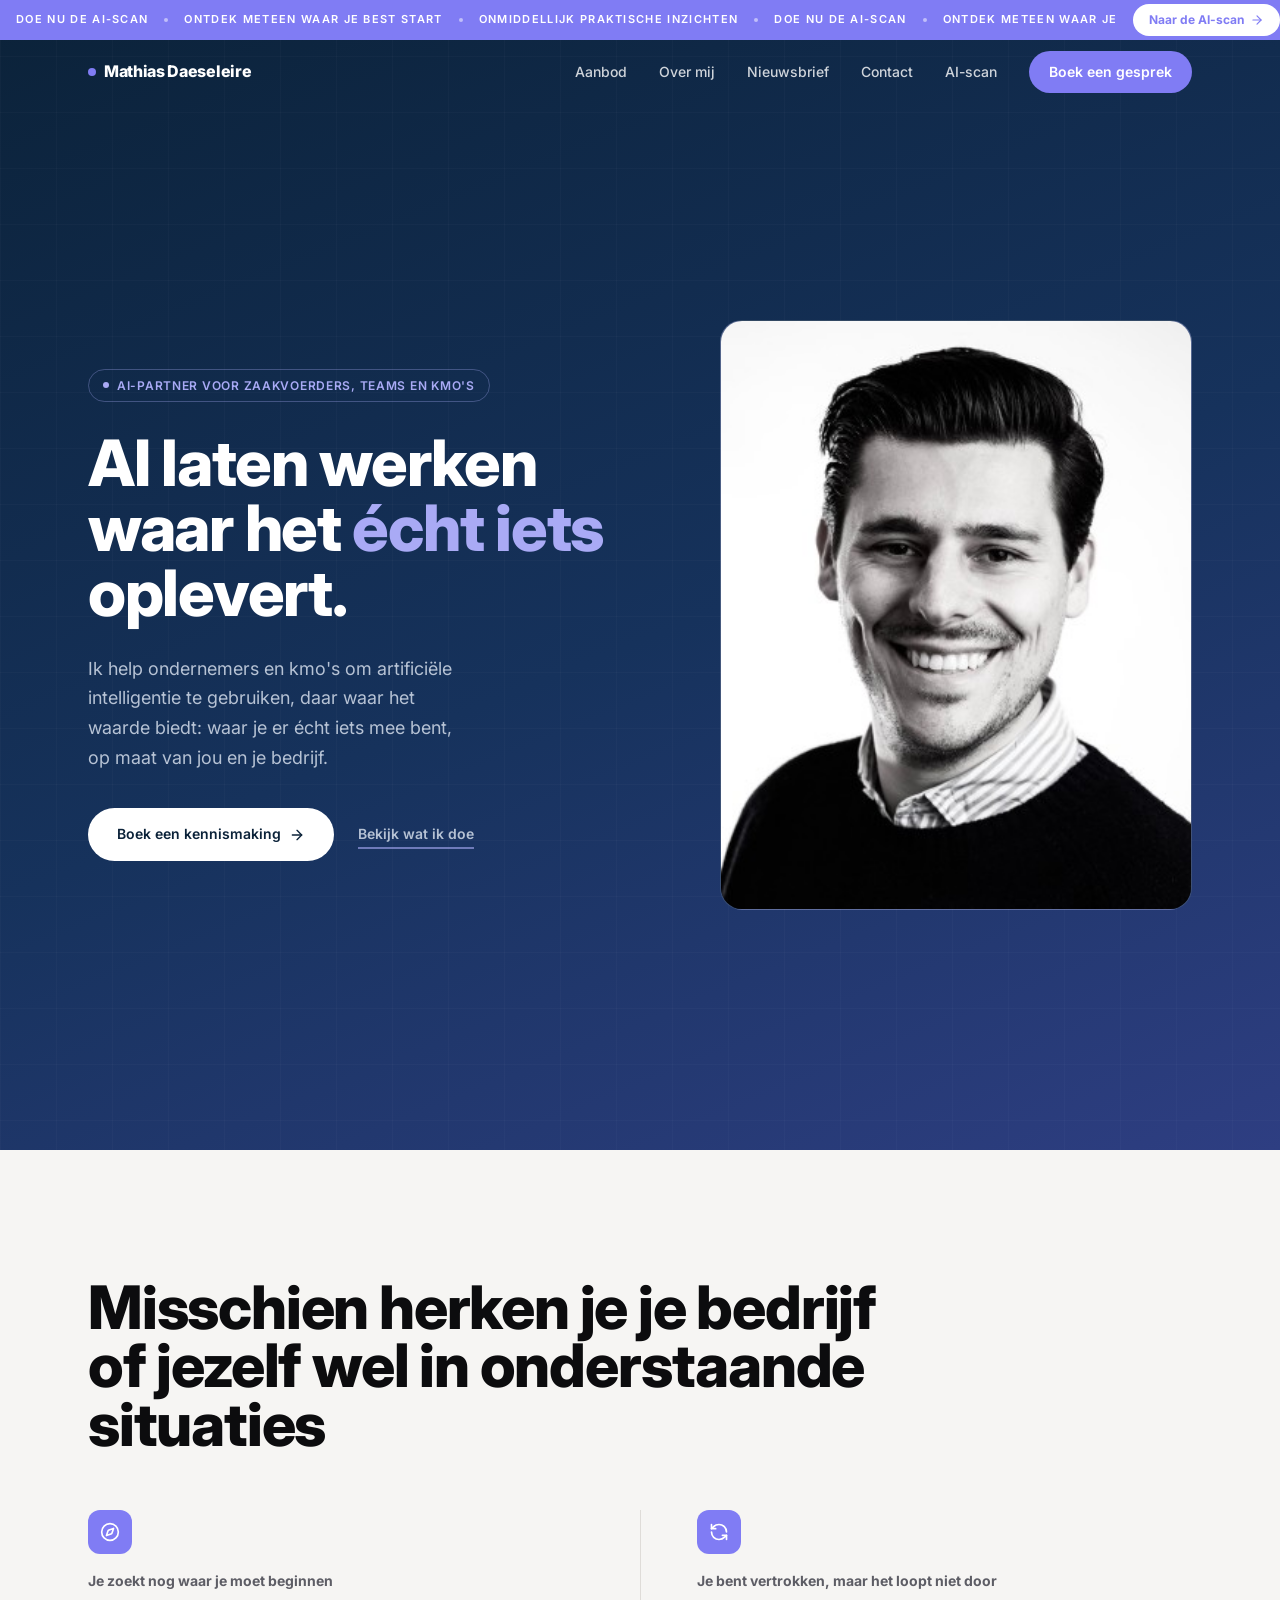
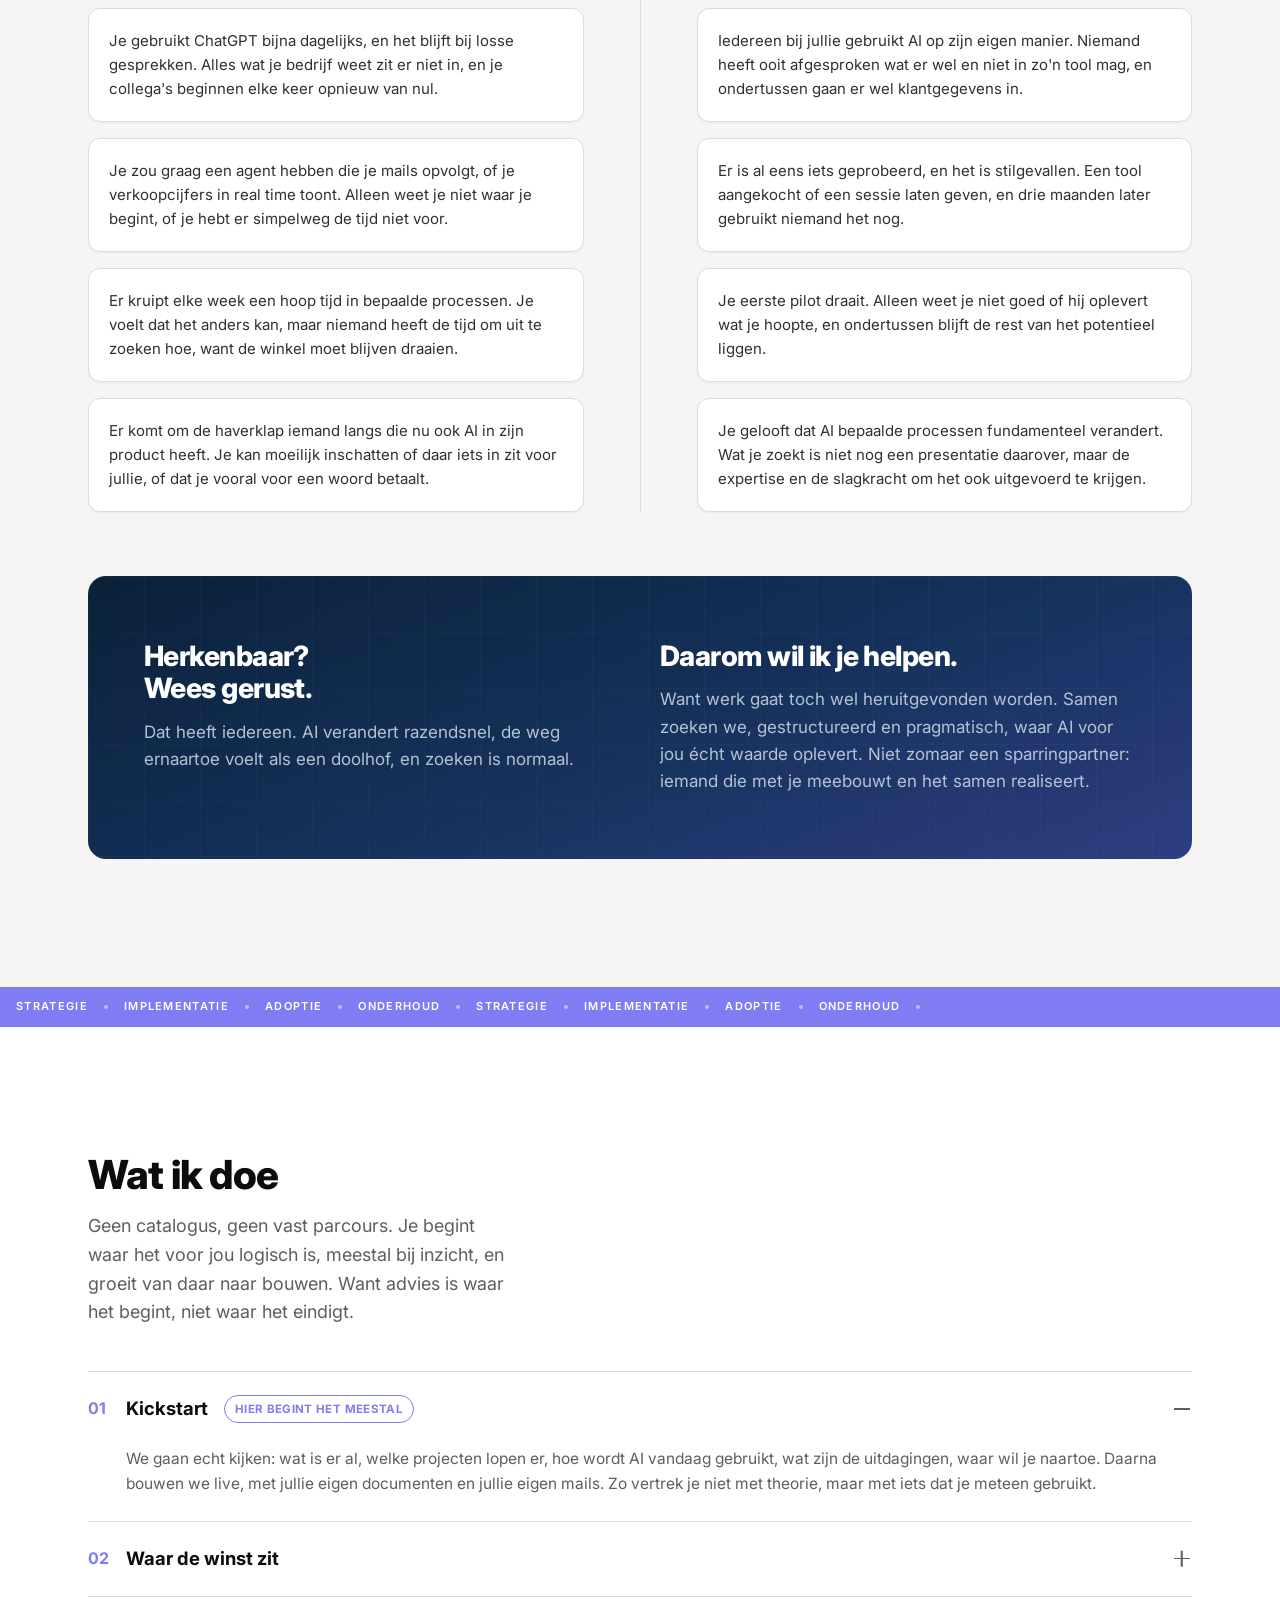
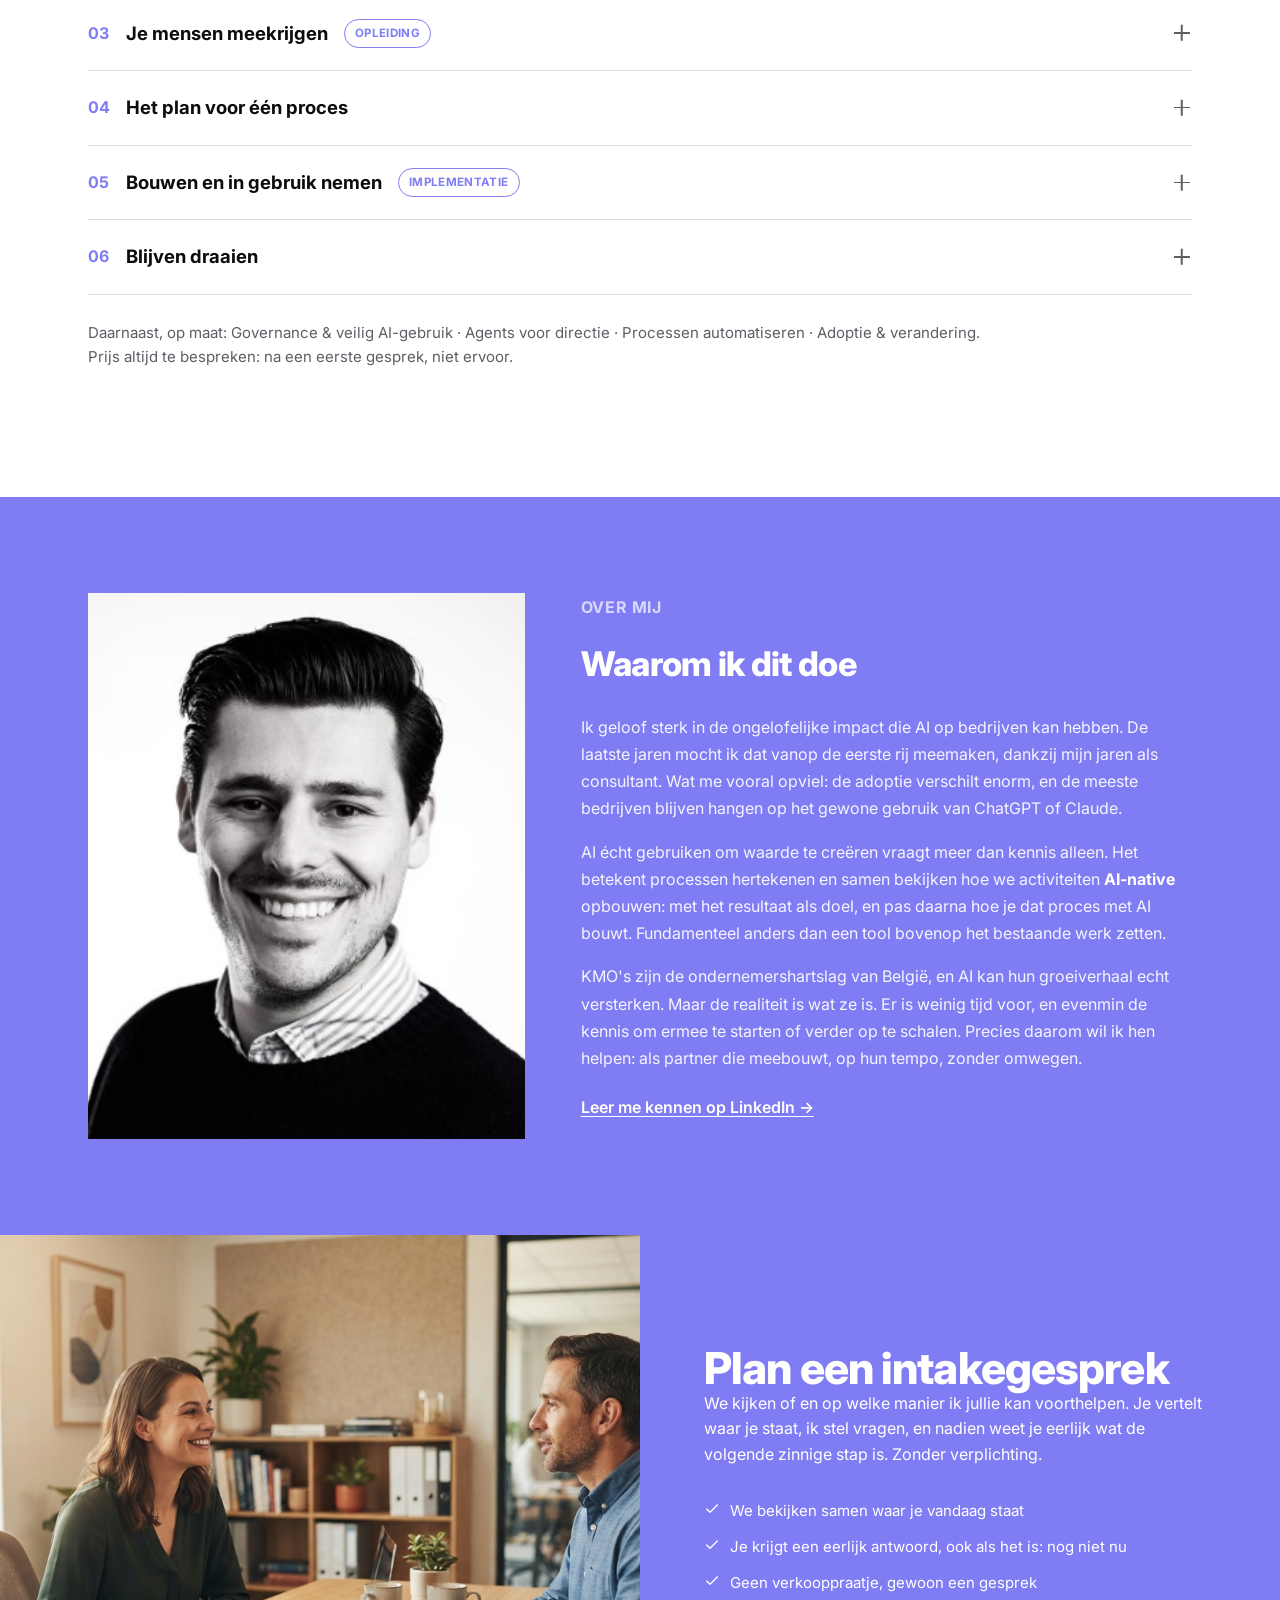
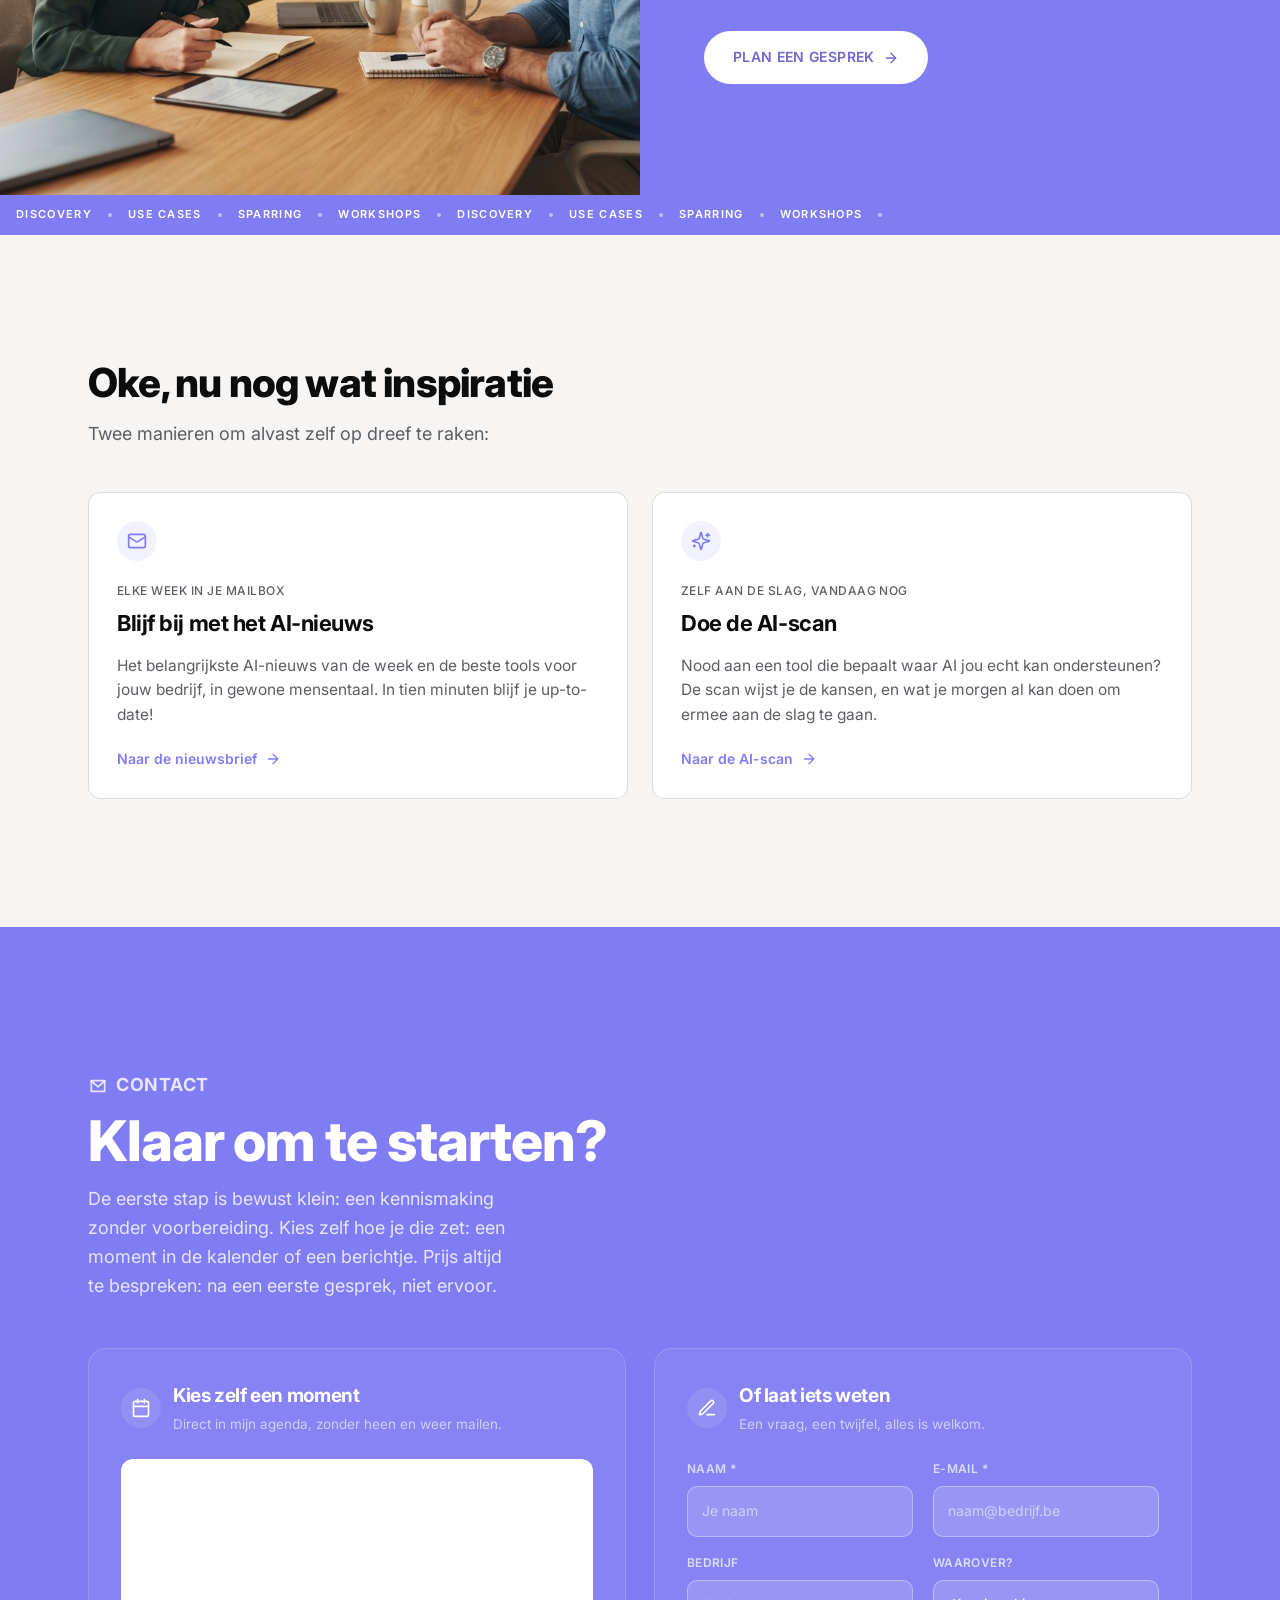
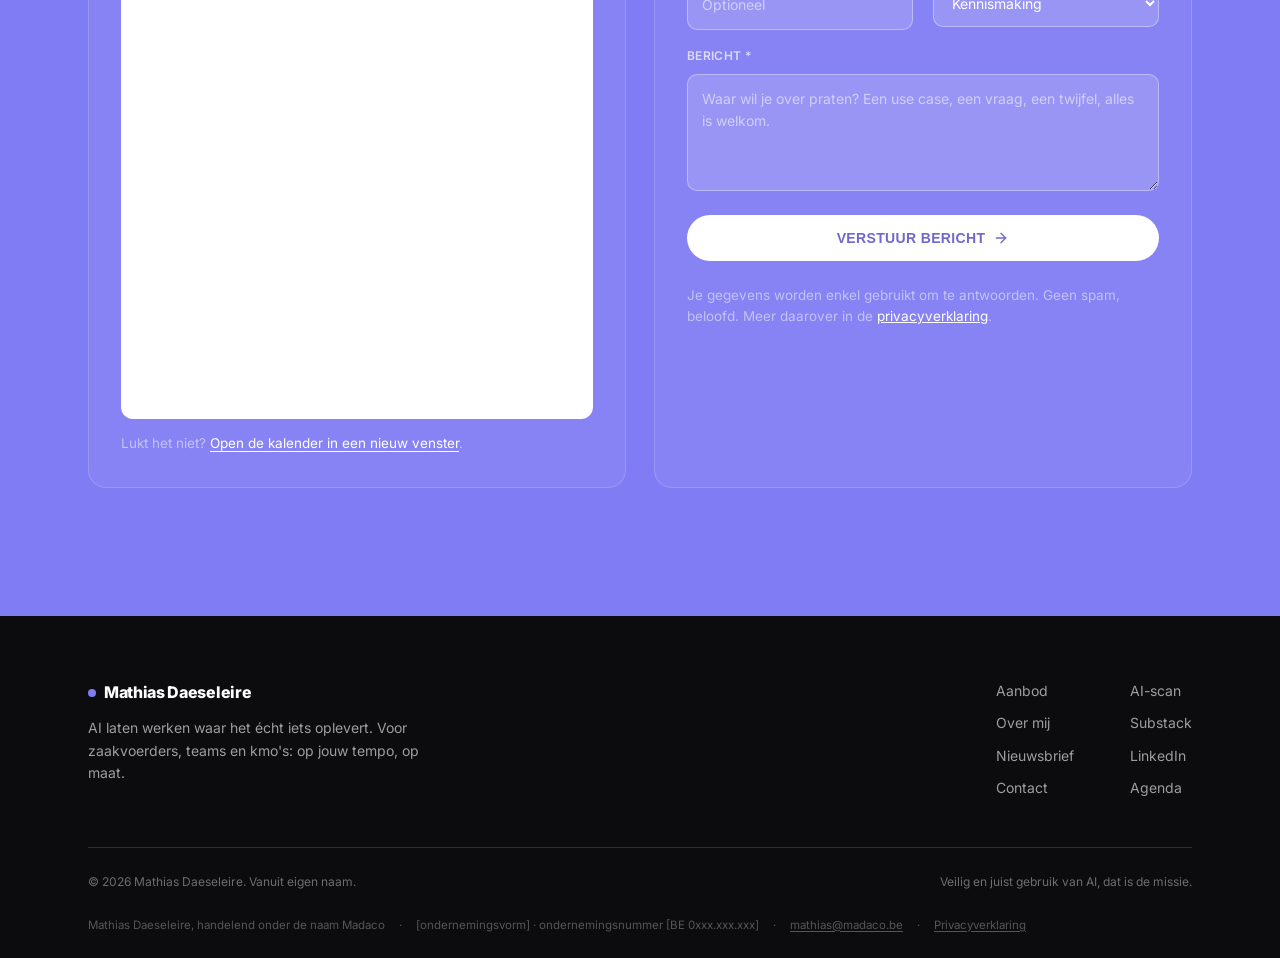
<file: index.html>
<!DOCTYPE html>
<html lang="nl">
<head>
<meta charset="utf-8">
<meta name="viewport" content="width=device-width,initial-scale=1">
<title>Mathias Daeseleire — AI voor KMO's, zonder gedoe</title>
<meta name="description" content="AI-strategie &amp; implementatie voor KMO's. Op maat, down-to-earth, met resultaat. Discovery, sparring, training en implementatie.">
<link rel="preconnect" href="https://fonts.googleapis.com">
<link rel="preconnect" href="https://fonts.gstatic.com" crossorigin>
<link href="https://fonts.googleapis.com/css2?family=Inter:wght@400;500;600;700;800;900&display=swap" rel="stylesheet">
<link rel="stylesheet" href="assets/css/style.css">
</head>
<body>

<!-- ===== HEADER (fixed: ticker + nav, transparant boven de hero, blur na scroll) ===== -->
<header class="site" id="sitehead">
  <div class="ticker" aria-hidden="true">
    <div class="ticker__track">
      <div class="row">
        <span class="item"><b>Doe nu de AI-scan</b><i></i></span>
        <span class="item"><b>Ontdek meteen waar je best start</b><i></i></span>
        <span class="item"><b>Onmiddellijk praktische inzichten</b><i></i></span>
        <span class="item"><b>Doe nu de AI-scan</b><i></i></span>
        <span class="item"><b>Ontdek meteen waar je best start</b><i></i></span>
        <span class="item"><b>Onmiddellijk praktische inzichten</b><i></i></span>
      </div>
    </div>
    <a class="ticker__cta" href="aiscan/"><span>Naar de AI-scan</span>
      <svg viewBox="0 0 24 24" fill="none" stroke="currentColor" stroke-width="2" stroke-linecap="round" stroke-linejoin="round"><path d="M5 12h14"/><path d="m12 5 7 7-7 7"/></svg>
    </a>
  </div>
  <nav class="nav">
    <a class="brand" href="#top"><i></i>Mathias Daeseleire</a>
    <div class="navlinks">
      <a href="#aanbod">Aanbod</a>
      <a href="#over">Over mij</a>
      <a href="#nieuwsbrief">Nieuwsbrief</a>
      <a href="#contact">Contact</a>
      <a href="aiscan/">AI-scan</a>
      <a class="navcta" href="#contact">Boek een gesprek</a>
    </div>
    <button class="navtoggle" id="navtoggle" aria-label="Menu openen" aria-expanded="false">
      <svg class="ico" viewBox="0 0 24 24" fill="none" stroke="currentColor" stroke-width="2" stroke-linecap="round" stroke-linejoin="round"><line x1="4" x2="20" y1="12" y2="12"/><line x1="4" x2="20" y1="6" y2="6"/><line x1="4" x2="20" y1="18" y2="18"/></svg>
    </button>
  </nav>
  <div id="navpanel" class="navpanel">
    <a href="#aanbod">Aanbod</a>
    <a href="#over">Over mij</a>
    <a href="#nieuwsbrief">Nieuwsbrief</a>
    <a href="#contact">Contact</a>
    <a href="aiscan/">AI-scan</a>
    <a class="btn btn-p" href="#contact">Boek een gesprek</a>
  </div>
</header>

<main>

  <!-- ===== HERO ===== -->
  <section class="hero" id="top">
    <div class="hero__grid">
      <div>
        <p class="eyebrow"><i></i>AI-partner voor zaakvoerders, teams en kmo's</p>
        <h1>AI laten werken waar het <em>écht iets</em> oplevert.</h1>
        <p class="lead">Ik help ondernemers en kmo's om artificiële intelligentie te gebruiken, daar waar het waarde biedt: waar je er écht iets mee bent, op maat van jou en je bedrijf.</p>
        <div class="actions">
          <a class="btn btn-p" href="#contact">Boek een kennismaking
            <svg class="ico" viewBox="0 0 24 24" fill="none" stroke="currentColor" stroke-width="2" stroke-linecap="round" stroke-linejoin="round"><path d="M5 12h14"/><path d="m12 5 7 7-7 7"/></svg>
          </a>
          <a class="link-plain" href="#aanbod">Bekijk wat ik doe</a>
        </div>
      </div>
      <div class="hero__portrait">
        <!-- Vervang door je eigen portret: assets/img/portret.jpg (verhouding ongeveer 4:5) -->
        <img src="assets/img/portret.jpg" alt="Portret van Mathias Daeseleire" onerror="this.replaceWith(Object.assign(document.createElement('div'),{className:'ph-note',innerHTML:'Zet hier assets/img/portret.jpg'}))">
      </div>
    </div>
  </section>

  <!-- ===== HERKENNING ===== -->
  <section id="herkenning">
    <div class="wrap">
      <div class="section-head">
        <h2>Misschien herken je je bedrijf of jezelf wel in onderstaande situaties</h2>
      </div>
      <div class="recog">
        <div class="recog__col">
          <div class="recog__icon">
            <svg class="ico" viewBox="0 0 24 24" fill="none" stroke="currentColor" stroke-width="2" stroke-linecap="round" stroke-linejoin="round"><path d="m16.24 7.76-1.804 5.411a2 2 0 0 1-1.265 1.265L7.76 16.24l1.804-5.411a2 2 0 0 1 1.265-1.265z"/><circle cx="12" cy="12" r="10"/></svg>
          </div>
          <p class="recog__label">Je zoekt nog waar je moet beginnen</p>
          <div class="recog__items">
            <div class="recog__item"><p>Je gebruikt ChatGPT bijna dagelijks, en het blijft bij losse gesprekken. Alles wat je bedrijf weet zit er niet in, en je collega's beginnen elke keer opnieuw van nul.</p></div>
            <div class="recog__item"><p>Je zou graag een agent hebben die je mails opvolgt, of je verkoopcijfers in real time toont. Alleen weet je niet waar je begint, of je hebt er simpelweg de tijd niet voor.</p></div>
            <div class="recog__item"><p>Er kruipt elke week een hoop tijd in bepaalde processen. Je voelt dat het anders kan, maar niemand heeft de tijd om uit te zoeken hoe, want de winkel moet blijven draaien.</p></div>
            <div class="recog__item"><p>Er komt om de haverklap iemand langs die nu ook AI in zijn product heeft. Je kan moeilijk inschatten of daar iets in zit voor jullie, of dat je vooral voor een woord betaalt.</p></div>
          </div>
        </div>
        <div class="recog__col">
          <div class="recog__icon">
            <svg class="ico" viewBox="0 0 24 24" fill="none" stroke="currentColor" stroke-width="2" stroke-linecap="round" stroke-linejoin="round"><path d="M21 12a9 9 0 0 0-9-9 9.75 9.75 0 0 0-6.74 2.74L3 8"/><path d="M3 3v5h5"/><path d="M3 12a9 9 0 0 0 9 9 9.75 9.75 0 0 0 6.74-2.74L21 16"/><path d="M16 16h5v5"/></svg>
          </div>
          <p class="recog__label">Je bent vertrokken, maar het loopt niet door</p>
          <div class="recog__items">
            <div class="recog__item"><p>Iedereen bij jullie gebruikt AI op zijn eigen manier. Niemand heeft ooit afgesproken wat er wel en niet in zo'n tool mag, en ondertussen gaan er wel klantgegevens in.</p></div>
            <div class="recog__item"><p>Er is al eens iets geprobeerd, en het is stilgevallen. Een tool aangekocht of een sessie laten geven, en drie maanden later gebruikt niemand het nog.</p></div>
            <div class="recog__item"><p>Je eerste pilot draait. Alleen weet je niet goed of hij oplevert wat je hoopte, en ondertussen blijft de rest van het potentieel liggen.</p></div>
            <div class="recog__item"><p>Je gelooft dat AI bepaalde processen fundamenteel verandert. Wat je zoekt is niet nog een presentatie daarover, maar de expertise en de slagkracht om het ook uitgevoerd te krijgen.</p></div>
          </div>
        </div>
      </div>
      <div class="recog__closer">
        <div class="recog__closer-grid">
          <div>
            <h3>Herkenbaar?<br>Wees gerust.</h3>
            <p>Dat heeft iedereen. AI verandert razendsnel, de weg ernaartoe voelt als een doolhof, en zoeken is normaal.</p>
          </div>
          <div>
            <h3>Daarom wil ik je helpen.</h3>
            <p>Want werk gaat toch wel heruitgevonden worden. Samen zoeken we, gestructureerd en pragmatisch, waar AI voor jou écht waarde oplevert. Niet zomaar een sparringpartner: iemand die met je meebouwt en het samen realiseert.</p>
          </div>
        </div>
      </div>
    </div>
  </section>

  <div class="ticker" aria-hidden="true">
    <div class="ticker__track">
      <div class="row">
        <span class="item"><b>Strategie</b><i></i></span><span class="item"><b>Implementatie</b><i></i></span><span class="item"><b>Adoptie</b><i></i></span><span class="item"><b>Onderhoud</b><i></i></span>
        <span class="item"><b>Strategie</b><i></i></span><span class="item"><b>Implementatie</b><i></i></span><span class="item"><b>Adoptie</b><i></i></span><span class="item"><b>Onderhoud</b><i></i></span>
      </div>
    </div>
  </div>

  <!-- ===== WAT IK DOE ===== -->
  <section id="aanbod" class="bg-panel">
    <div class="wrap">
      <div class="section-head">
        <h2>Wat ik doe</h2>
        <p>Geen catalogus, geen vast parcours. Je begint waar het voor jou logisch is, meestal bij inzicht, en groeit van daar naar bouwen. Want advies is waar het begint, niet waar het eindigt.</p>
      </div>

      <div class="steps" id="stepsaccordion">
        <div class="step open">
          <button class="step__row" aria-expanded="true">
            <span class="step__num">01</span>
            <span class="step__title">Kickstart</span>
            <span class="step__label">Hier begint het meestal</span>
            <span class="step__toggle"></span>
          </button>
          <div class="step__body"><p>We gaan echt kijken: wat is er al, welke projecten lopen er, hoe wordt AI vandaag gebruikt, wat zijn de uitdagingen, waar wil je naartoe. Daarna bouwen we live, met jullie eigen documenten en jullie eigen mails. Zo vertrek je niet met theorie, maar met iets dat je meteen gebruikt.</p></div>
        </div>
        <div class="step">
          <button class="step__row" aria-expanded="false">
            <span class="step__num">02</span>
            <span class="step__title">Waar de winst zit</span>
            <span class="step__toggle"></span>
          </button>
          <div class="step__body"><p>We kijken zowel naar je departementen als naar je eigen activiteiten: waar kruipt het meeste tijd in, wat zorgt voor uitdagingen, wat gebeurt vandaag op een manier die beter kan. Je krijgt een lijst op volgorde van opbrengst, inclusief de dingen waar je beter geen AI voor gebruikt. Zo weet je precies waar je begint, en waarom.</p></div>
        </div>
        <div class="step">
          <button class="step__row" aria-expanded="false">
            <span class="step__num">03</span>
            <span class="step__title">Je mensen meekrijgen</span>
            <span class="step__label">Opleiding</span>
            <span class="step__toggle"></span>
          </button>
          <div class="step__body"><p>Het hele team vertrekt op hetzelfde punt, daarna gaan we dieper in per rol, want verkoop en boekhouding hebben niets aan hetzelfde voorbeeld. Sleutelfiguren nemen het intern over, begeleid tot het vanzelf loopt. Zo blijft het niet aan mij hangen.</p></div>
        </div>
        <div class="step">
          <button class="step__row" aria-expanded="false">
            <span class="step__num">04</span>
            <span class="step__title">Het plan voor één proces</span>
            <span class="step__toggle"></span>
          </button>
          <div class="step__body"><p>We leggen vast hoe dat ene proces eruitziet, van begin tot eind: wat er in gaat, wie wat doet, wat er uit moet komen. Meteen spreken we af wat we meten, zodat je achteraf weet of het echt iets opleverde.</p></div>
        </div>
        <div class="step">
          <button class="step__row" aria-expanded="false">
            <span class="step__num">05</span>
            <span class="step__title">Bouwen en in gebruik nemen</span>
            <span class="step__label">Implementatie</span>
            <span class="step__toggle"></span>
          </button>
          <div class="step__body"><p>We zetten het proces echt om, stap voor stap, en van dag één met je eigen mensen erbij. Zo volgt iedereen mee en blijft het niet hangen bij een demo die niemand meer opent.</p></div>
        </div>
        <div class="step">
          <button class="step__row" aria-expanded="false">
            <span class="step__num">06</span>
            <span class="step__title">Blijven draaien</span>
            <span class="step__toggle"></span>
          </button>
          <div class="step__body"><p>Ik blijf beschikbaar als klankbord. We gaan langs de afspraken: draait het nog, levert het nog op, wat is er veranderd. Kleine bijsturingen doen we meteen, zodat het geen project wordt dat stilletjes stilvalt.</p></div>
        </div>
      </div>

      <p class="steps__closer">Daarnaast, op maat: Governance &amp; veilig AI-gebruik &middot; Agents voor directie &middot; Processen automatiseren &middot; Adoptie &amp; verandering.<br>Prijs altijd te bespreken: na een eerste gesprek, niet ervoor.</p>
    </div>
  </section>

  <!-- ===== OVER MIJ ===== -->
  <section id="over" class="about-section" style="padding:96px 0">
    <div class="wrap">
      <div class="about">
        <div class="about__photo">
          <img src="assets/img/portret.jpg" alt="Portret van Mathias Daeseleire" onerror="this.parentElement.style.background='rgba(255,255,255,.15)'">
        </div>
        <div class="about__body">
          <p class="eyebrow-b">Over mij</p>
          <h2 style="font-size:clamp(24px,3vw,34px);margin-bottom:22px">Waarom ik dit doe</h2>
          <p>Ik geloof sterk in de ongelofelijke impact die AI op bedrijven kan hebben. De laatste jaren mocht ik dat vanop de eerste rij meemaken, dankzij mijn jaren als consultant. Wat me vooral opviel: de adoptie verschilt enorm, en de meeste bedrijven blijven hangen op het gewone gebruik van ChatGPT of Claude.</p>
          <p>AI écht gebruiken om waarde te creëren vraagt meer dan kennis alleen. Het betekent processen hertekenen en samen bekijken hoe we activiteiten <b>AI-native</b> opbouwen: met het resultaat als doel, en pas daarna hoe je dat proces met AI bouwt. Fundamenteel anders dan een tool bovenop het bestaande werk zetten.</p>
          <p>KMO's zijn de ondernemershartslag van België, en AI kan hun groeiverhaal echt versterken. Maar de realiteit is wat ze is. Er is weinig tijd voor, en evenmin de kennis om ermee te starten of verder op te schalen. Precies daarom wil ik hen helpen: als partner die meebouwt, op hun tempo, zonder omwegen.</p>
          <p class="about__foot"><a href="https://www.linkedin.com/in/mathiasdaeseleire/" target="_blank" rel="noopener">Leer me kennen op LinkedIn →</a></p>
        </div>
      </div>
    </div>
  </section>

  <!-- ===== INTAKE CTA (foto + periwinkle paneel) ===== -->
  <section class="intake">
    <div class="intake__img">
      <!-- op de live site staat hier een gegenereerde/stock sfeerbeeld (geen foto van Mathias);
           vervang gerust door een eigen beeld op assets/img/intake.jpg -->
      <img src="assets/img/intake.jpg" alt="" onerror="this.remove()">
    </div>
    <div class="intake__panel">
      <div>
        <h2>Plan een intakegesprek</h2>
        <p>We kijken of en op welke manier ik jullie kan voorthelpen. Je vertelt waar je staat, ik stel vragen, en nadien weet je eerlijk wat de volgende zinnige stap is. Zonder verplichting.</p>
        <ul class="intake__list">
          <li><svg viewBox="0 0 24 24" fill="none" stroke="currentColor" stroke-width="2" stroke-linecap="round" stroke-linejoin="round"><path d="M20 6 9 17l-5-5"/></svg><span>We bekijken samen waar je vandaag staat</span></li>
          <li><svg viewBox="0 0 24 24" fill="none" stroke="currentColor" stroke-width="2" stroke-linecap="round" stroke-linejoin="round"><path d="M20 6 9 17l-5-5"/></svg><span>Je krijgt een eerlijk antwoord, ook als het is: nog niet nu</span></li>
          <li><svg viewBox="0 0 24 24" fill="none" stroke="currentColor" stroke-width="2" stroke-linecap="round" stroke-linejoin="round"><path d="M20 6 9 17l-5-5"/></svg><span>Geen verkooppraatje, gewoon een gesprek</span></li>
        </ul>
        <a class="btn btn-onprimary" href="https://cal.com/mathiasdaeseleire/30min" target="_blank" rel="noopener">Plan een gesprek
          <svg class="ico" viewBox="0 0 24 24" fill="none" stroke="currentColor" stroke-width="2" stroke-linecap="round" stroke-linejoin="round"><path d="M5 12h14"/><path d="m12 5 7 7-7 7"/></svg>
        </a>
      </div>
    </div>
  </section>

  <div class="ticker" aria-hidden="true">
    <div class="ticker__track">
      <div class="row">
        <span class="item"><b>Discovery</b><i></i></span><span class="item"><b>Use cases</b><i></i></span><span class="item"><b>Sparring</b><i></i></span><span class="item"><b>Workshops</b><i></i></span>
        <span class="item"><b>Discovery</b><i></i></span><span class="item"><b>Use cases</b><i></i></span><span class="item"><b>Sparring</b><i></i></span><span class="item"><b>Workshops</b><i></i></span>
      </div>
    </div>
  </div>

  <!-- ===== INSPIRATIE: NIEUWSBRIEF + SCAN ===== -->
  <section id="nieuwsbrief">
    <div class="wrap">
      <div class="section-head">
        <h2>Oke, nu nog wat inspiratie</h2>
        <p>Twee manieren om alvast zelf op dreef te raken:</p>
      </div>
      <div class="werk">
        <a href="https://mathiasdaeseleire.substack.com/" target="_blank" rel="noopener" style="display:block">
          <div class="werk__item">
            <div class="werk__icon">
              <svg viewBox="0 0 24 24" fill="none" stroke="currentColor" stroke-width="2" stroke-linecap="round" stroke-linejoin="round"><rect width="20" height="16" x="2" y="4" rx="2"/><path d="m22 7-8.97 5.7a1.94 1.94 0 0 1-2.06 0L2 7"/></svg>
            </div>
            <p class="eyebrow-small">Elke week in je mailbox</p>
            <h4>Blijf bij met het AI-nieuws</h4>
            <p>Het belangrijkste AI-nieuws van de week en de beste tools voor jouw bedrijf, in gewone mensentaal. In tien minuten blijf je up-to-date!</p>
            <span class="link-arrow">Naar de nieuwsbrief
              <svg viewBox="0 0 24 24" fill="none" stroke="currentColor" stroke-width="2" stroke-linecap="round" stroke-linejoin="round"><path d="M5 12h14"/><path d="m12 5 7 7-7 7"/></svg>
            </span>
          </div>
        </a>
        <a href="aiscan/" style="display:block">
          <div class="werk__item">
            <div class="werk__icon">
              <svg viewBox="0 0 24 24" fill="none" stroke="currentColor" stroke-width="2" stroke-linecap="round" stroke-linejoin="round"><path d="M9.937 15.5A2 2 0 0 0 8.5 14.063l-6.135-1.582a.5.5 0 0 1 0-.962L8.5 9.936A2 2 0 0 0 9.937 8.5l1.582-6.135a.5.5 0 0 1 .963 0L14.063 8.5A2 2 0 0 0 15.5 9.937l6.135 1.581a.5.5 0 0 1 0 .964L15.5 14.063a2 2 0 0 0-1.437 1.437l-1.582 6.135a.5.5 0 0 1-.963 0z"/><path d="M20 3v4"/><path d="M22 5h-4"/><path d="M4 17v2"/><path d="M5 18H3"/></svg>
            </div>
            <p class="eyebrow-small">Zelf aan de slag, vandaag nog</p>
            <h4>Doe de AI-scan</h4>
            <p>Nood aan een tool die bepaalt waar AI jou echt kan ondersteunen? De scan wijst je de kansen, en wat je morgen al kan doen om ermee aan de slag te gaan.</p>
            <span class="link-arrow">Naar de AI-scan
              <svg viewBox="0 0 24 24" fill="none" stroke="currentColor" stroke-width="2" stroke-linecap="round" stroke-linejoin="round"><path d="M5 12h14"/><path d="m12 5 7 7-7 7"/></svg>
            </span>
          </div>
        </a>
      </div>
    </div>
  </section>

  <!-- ===== CONTACT (volle-breedte periwinkle band) ===== -->
  <section id="contact">
    <div class="wrap">
      <div class="section-head">
        <p class="eyebrow-b"><svg class="ico" viewBox="0 0 24 24" fill="none" stroke="currentColor" stroke-width="2" stroke-linecap="round" stroke-linejoin="round"><path d="M4 5.5h16v13H4z"/><path d="M4 6l8 7 8-7"/></svg>Contact</p>
        <h2>Klaar om te starten?</h2>
        <p>De eerste stap is bewust klein: een kennismaking zonder voorbereiding. Kies zelf hoe je die zet: een moment in de kalender of een berichtje. Prijs altijd te bespreken: na een eerste gesprek, niet ervoor.</p>
      </div>

      <div class="contact">
        <div class="contact__col">
          <div class="contact__col-head">
            <span class="contact__col-icon"><svg viewBox="0 0 24 24" fill="none" stroke="currentColor" stroke-width="2" stroke-linecap="round" stroke-linejoin="round"><path d="M8 2v4"/><path d="M16 2v4"/><rect width="18" height="18" x="3" y="4" rx="2"/><path d="M3 10h18"/></svg></span>
            <div>
              <h3>Kies zelf een moment</h3>
              <p class="hint">Direct in mijn agenda, zonder heen en weer mailen.</p>
            </div>
          </div>
          <div class="cal-embed">
            <iframe src="https://cal.com/mathiasdaeseleire/30min?embed=true" title="Boek een gesprek met Mathias Daeseleire" loading="lazy"></iframe>
          </div>
          <p class="note" style="margin-top:14px">Lukt het niet? <a href="https://cal.com/mathiasdaeseleire/30min" target="_blank" rel="noopener" style="color:#fff;text-decoration:underline;text-underline-offset:3px">Open de kalender in een nieuw venster</a>.</p>
        </div>
        <div class="contact__col">
          <div class="contact__col-head">
            <span class="contact__col-icon"><svg viewBox="0 0 24 24" fill="none" stroke="currentColor" stroke-width="2" stroke-linecap="round" stroke-linejoin="round"><path d="M12 20h9"/><path d="M16.376 3.622a1 1 0 0 1 3.002 3.002L7.368 18.635a2 2 0 0 1-.855.506l-2.872.838a.5.5 0 0 1-.62-.62l.838-2.872a2 2 0 0 1 .506-.854z"/></svg></span>
            <div>
              <h3>Of laat iets weten</h3>
              <p class="hint">Een vraag, een twijfel, alles is welkom.</p>
            </div>
          </div>
          <form id="contactform" novalidate style="margin-top:24px">
            <div class="f-row">
              <div class="f"><label for="c_naam">Naam *</label><input id="c_naam" type="text" placeholder="Je naam" required></div>
              <div class="f"><label for="c_email">E-mail *</label><input id="c_email" type="email" placeholder="naam@bedrijf.be" required></div>
            </div>
            <div class="f-row">
              <div class="f"><label for="c_bedrijf">Bedrijf</label><input id="c_bedrijf" type="text" placeholder="Optioneel"></div>
              <div class="f"><label for="c_onderwerp">Waarover?</label>
                <select id="c_onderwerp">
                  <option value="Kennismaking">Kennismaking</option>
                  <option value="Specifieke vraag">Specifieke vraag</option>
                  <option value="Discovery project">Discovery project</option>
                  <option value="Training">Training</option>
                </select>
              </div>
            </div>
            <div class="f"><label for="c_bericht">Bericht *</label><textarea id="c_bericht" rows="4" placeholder="Waar wil je over praten? Een use case, een vraag, een twijfel, alles is welkom." required></textarea></div>
            <p class="err hidden" id="cerr"></p>
            <div style="display:flex;flex-direction:column;gap:12px;margin-top:4px">
              <button type="submit" class="btn btn-onprimary" id="csubmit" style="width:100%;justify-content:center">Verstuur bericht
                <svg class="ico" viewBox="0 0 24 24" fill="none" stroke="currentColor" stroke-width="2" stroke-linecap="round" stroke-linejoin="round"><path d="M5 12h14"/><path d="m12 5 7 7-7 7"/></svg>
              </button>
              <span class="note" id="cmsg"></span>
              <p class="note">Je gegevens worden enkel gebruikt om te antwoorden. Geen spam, beloofd. Meer daarover in de <a href="privacy/" style="color:#fff;text-decoration:underline">privacyverklaring</a>.</p>
            </div>
          </form>
        </div>
      </div>
    </div>
  </section>

</main>

<!-- ===== FOOTER ===== -->
<footer class="site">
  <div class="wrap">
    <div class="footgrid">
      <div class="footbrand">
        <a class="brand" href="#top"><i></i>Mathias Daeseleire</a>
        <p>AI laten werken waar het écht iets oplevert. Voor zaakvoerders, teams en kmo's: op jouw tempo, op maat.</p>
      </div>
      <div class="footcols">
        <div class="footlinks">
          <a href="#aanbod">Aanbod</a>
          <a href="#over">Over mij</a>
          <a href="https://mathiasdaeseleire.substack.com/" target="_blank" rel="noopener">Nieuwsbrief</a>
          <a href="#contact">Contact</a>
        </div>
        <div class="footlinks">
          <a href="aiscan/">AI-scan</a>
          <a href="https://mathiasdaeseleire.substack.com/" target="_blank" rel="noopener">Substack</a>
          <a href="https://www.linkedin.com/in/mathiasdaeseleire/" target="_blank" rel="noopener">LinkedIn</a>
          <a href="https://cal.com/mathiasdaeseleire/30min" target="_blank" rel="noopener">Agenda</a>
        </div>
      </div>
    </div>
    <div class="footlegal">
      <p>&copy; 2026 Mathias Daeseleire. Vanuit eigen naam.</p>
      <p>Veilig en juist gebruik van AI, dat is de missie.</p>
    </div>
    <div class="footlegal2">
      <span>Mathias Daeseleire, handelend onder de naam Madaco</span>
      <span>&middot;</span>
      <span>[ondernemingsvorm] &middot; ondernemingsnummer [BE 0xxx.xxx.xxx]</span>
      <span>&middot;</span>
      <a href="mailto:mathias@madaco.be">mathias@madaco.be</a>
      <span>&middot;</span>
      <a href="privacy/">Privacyverklaring</a>
    </div>
  </div>
</footer>

<script src="assets/js/main.js"></script>
</body>
</html>
</file>
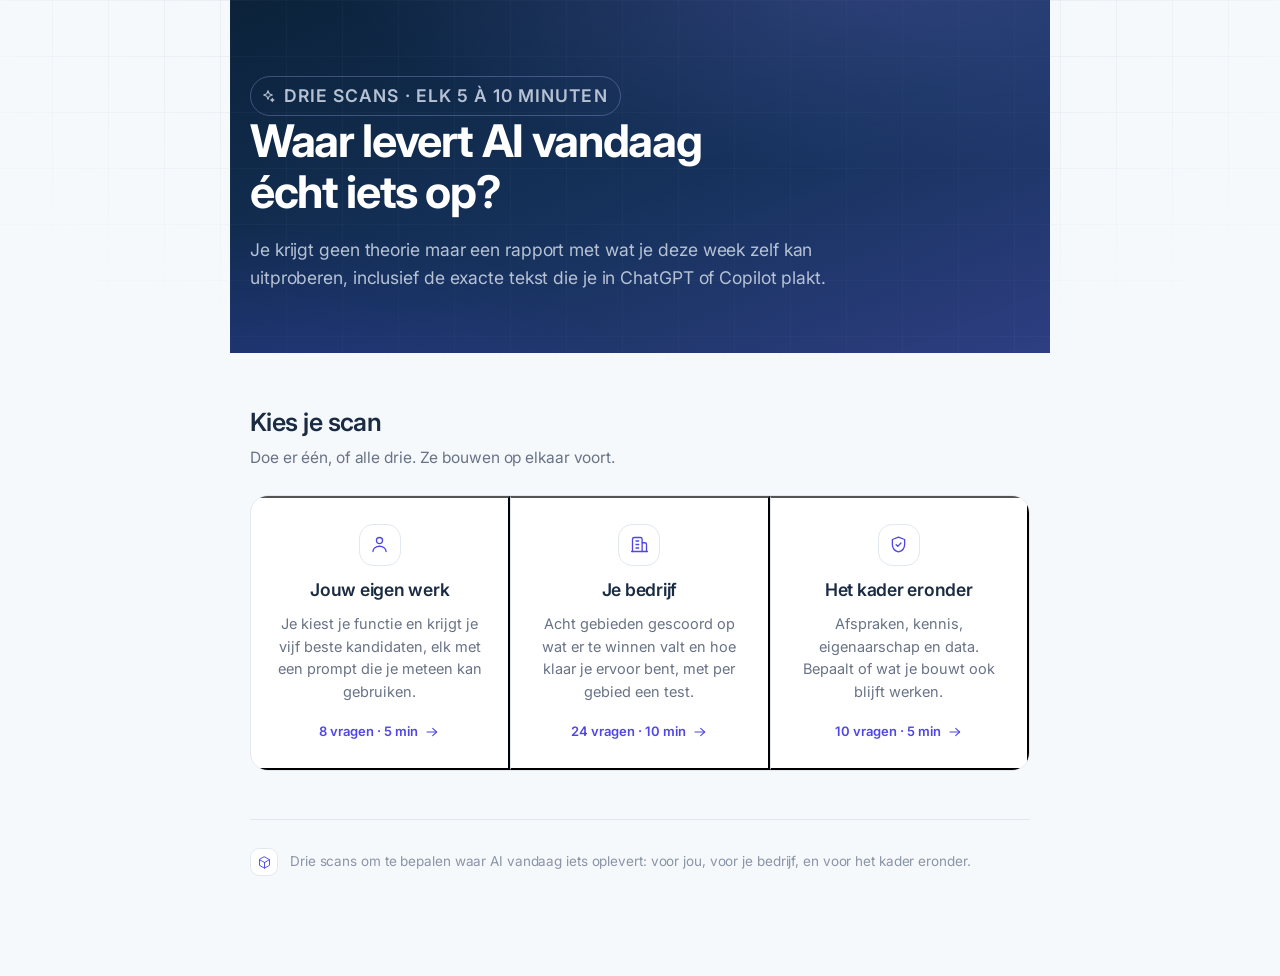
<file: aiscan/index.html>
<!DOCTYPE html>
<html lang="nl">
<head>
<meta charset="utf-8">
<meta name="viewport" content="width=device-width,initial-scale=1">
<title>AI-scans</title>
<link rel="preconnect" href="https://fonts.googleapis.com">
<link rel="preconnect" href="https://fonts.gstatic.com" crossorigin>
<link href="https://fonts.googleapis.com/css2?family=Inter:wght@400;450;500;600;700&display=swap" rel="stylesheet">
<style>
:root{
 --brand:#4F46E5; --brand-dk:#4338CA; --brand-lt:#EEF0FF; --brand-mid:#7C7BF0;
 --navy:#0B2239; --ink:#1A2B42; --slate:#425466; --mute:#697386; --faint:#8A94A6;
 --bg:#F6F9FC; --surface:#FFFFFF; --line:#E3E8EE; --line-soft:#EDF1F5;
 --grid:rgba(66,84,102,.055);
 --green:#0E7C66; --green-lt:#E6F4F1; --amber:#B45309; --amber-lt:#FDF3E7;
 --r:10px; --r-lg:14px; --r-xl:18px; --sq:14px;
}
*{box-sizing:border-box}
html{-webkit-text-size-adjust:100%}
body{margin:0;background:var(--bg);color:var(--ink);
 font-family:Inter,-apple-system,BlinkMacSystemFont,"Segoe UI",sans-serif;
 font-size:16px;line-height:1.6;-webkit-font-smoothing:antialiased;letter-spacing:-.006em}
/* fijn geometrisch raster op de achtergrond */
body::before{content:"";position:fixed;inset:0;z-index:0;pointer-events:none;
 background-image:linear-gradient(var(--grid) 1px,transparent 1px),
  linear-gradient(90deg,var(--grid) 1px,transparent 1px);
 background-size:56px 56px;background-position:center top;
 -webkit-mask-image:radial-gradient(ellipse 90% 60% at 50% 0%,#000 35%,transparent 78%);
 mask-image:radial-gradient(ellipse 90% 60% at 50% 0%,#000 35%,transparent 78%)}
.wrap{position:relative;z-index:1;max-width:820px;margin:0 auto;padding:0 20px 100px}
#pbar{position:fixed;top:0;left:0;height:2px;width:0;z-index:60;
 background:linear-gradient(90deg,var(--brand),var(--brand-mid));transition:width .35s ease}

/* ---------- hero ---------- */
.hero{position:relative;margin:0 -20px 0;padding:76px 20px 60px;overflow:hidden;
 background:linear-gradient(158deg,#0B2239 0%,#16325C 54%,#2E3E82 100%)}
.hero::before{content:"";position:absolute;inset:0;opacity:.55;
 background-image:linear-gradient(rgba(255,255,255,.045) 1px,transparent 1px),
  linear-gradient(90deg,rgba(255,255,255,.045) 1px,transparent 1px);
 background-size:56px 56px}
.hero::after{content:"";position:absolute;inset:0;opacity:.55;
 background:radial-gradient(900px 340px at 80% -10%,rgba(124,123,240,.5),transparent 62%),
 radial-gradient(600px 280px at 4% 114%,rgba(79,70,229,.4),transparent 64%)}
.hero>*{position:relative;z-index:1;max-width:660px;margin-left:auto;margin-right:auto}
.eyebrow{display:inline-flex;align-items:center;gap:8px;font-size:12.5px;font-weight:600;
 letter-spacing:.06em;text-transform:uppercase;color:#A9AAF5;margin:0 0 20px;
 padding:5px 12px 5px 9px;border:1px solid rgba(169,170,245,.32);border-radius:20px}
.hero h1{font-size:clamp(31px,5.4vw,45px);line-height:1.13;letter-spacing:-.03em;
 font-weight:700;color:#fff;margin:0 0 18px;max-width:18ch}
.hero p{font-size:17.5px;line-height:1.62;color:#B6C2D4;margin:0;max-width:56ch}

/* ---------- typografie ---------- */
.eyebrow-b{display:inline-flex;align-items:center;gap:7px;font-size:12px;font-weight:600;
 letter-spacing:.06em;text-transform:uppercase;color:var(--brand);margin:0 0 10px}
h2{font-size:25px;line-height:1.25;letter-spacing:-.022em;font-weight:600;margin:0 0 8px}
h3{font-size:17.5px;line-height:1.35;letter-spacing:-.014em;font-weight:600;margin:0 0 4px}
.hint{font-size:15.5px;color:var(--mute);margin:0;max-width:60ch}
.head{padding:54px 0 6px}

/* ---------- squircle-iconen ---------- */
.sq{display:inline-flex;align-items:center;justify-content:center;flex:0 0 auto;
 width:42px;height:42px;border-radius:var(--sq);border:1px solid var(--line);
 background:var(--surface);color:var(--brand)}
.sq svg{width:21px;height:21px;fill:none;stroke:currentColor;stroke-width:1.5;
 stroke-linecap:round;stroke-linejoin:round}
.sq.on{background:var(--brand-lt);border-color:#D5D8FB}
.sq-sm{width:28px;height:28px;border-radius:9px}
.sq-sm svg{width:15px;height:15px}
.ico{width:16px;height:16px;fill:none;stroke:currentColor;stroke-width:1.6;
 stroke-linecap:round;stroke-linejoin:round;flex:0 0 auto}

/* ---------- bento ---------- */
.bento{display:grid;border:1px solid var(--line);border-radius:var(--r-xl);
 background:var(--surface);overflow:hidden;margin-top:18px}
.bento>*{padding:26px 22px;border-left:1px solid var(--line)}
.bento>*:first-child{border-left:none}
.bento-3{grid-template-columns:repeat(3,1fr)}
.bento-2{grid-template-columns:repeat(2,1fr)}
.bento-1{grid-template-columns:1fr}
@media(max-width:680px){
 .bento-3,.bento-2{grid-template-columns:1fr}
 .bento>*{border-left:none;border-top:1px solid var(--line)}
 .bento>*:first-child{border-top:none}}

/* hub-tegels */
button.tile{display:flex;flex-direction:column;align-items:center;text-align:center;gap:12px;
 background:transparent;font:inherit;color:inherit;cursor:pointer;
 transition:background .16s ease}
button.tile:hover{background:#FBFCFE}
button.tile:hover .sq{background:var(--brand-lt);border-color:#D5D8FB}
button.tile:focus-visible{outline:2px solid var(--brand);outline-offset:-2px}
.tile h3{margin:0}
.tile p{margin:0;font-size:14.5px;color:var(--mute);line-height:1.55}
.tile .meta{display:inline-flex;align-items:center;gap:6px;margin-top:auto;padding-top:6px;
 font-size:13px;font-weight:600;color:var(--brand)}
.tile.did .sq{background:var(--brand-lt);border-color:#D5D8FB}
.pill{display:inline-block;font-size:11px;font-weight:600;letter-spacing:.05em;
 text-transform:uppercase;padding:3px 9px;border-radius:20px;
 border:1px solid #D5D8FB;color:var(--brand-dk);background:var(--brand-lt)}

/* ---------- panelen ---------- */
.panel{background:var(--surface);border:1px solid var(--line);border-radius:var(--r-xl);
 padding:26px;margin-top:16px}
.panel.accent{border-color:#D5D8FB;background:linear-gradient(180deg,#FCFCFF,#fff)}
.phead{display:flex;align-items:flex-start;gap:14px;margin-bottom:6px}
.phead h3{margin:0}
.phead .sub{margin:2px 0 0;font-size:14px;color:var(--faint)}

.block{background:var(--surface);border:1px solid var(--line);border-radius:var(--r-xl);
 padding:24px;margin-top:16px}
.block>.sub{font-size:14.5px;color:var(--faint);margin:0 0 4px}
.qlabel{font-size:15px;font-weight:500;color:var(--slate);margin:20px 0 10px;
 padding-top:18px;border-top:1px solid var(--line-soft)}
.block .qlabel:first-of-type,.block>.phead+.qlabel{border-top:none;padding-top:0;margin-top:16px}
.opt{display:flex;gap:11px;align-items:flex-start;padding:11px 13px;border:1px solid var(--line);
 border-radius:var(--r);cursor:pointer;background:var(--surface);
 transition:border-color .14s,background .14s}
.opt+.opt{margin-top:7px}
.opt:hover{border-color:#C7CEDA;background:#FBFCFE}
.opt.on{border-color:var(--brand);background:var(--brand-lt);box-shadow:inset 0 0 0 1px var(--brand)}
.opt input{position:absolute;opacity:0;width:0;height:0}
.dot{flex:0 0 auto;width:16px;height:16px;margin-top:3px;border:1.5px solid #C0C8D4;
 border-radius:50%;background:#fff;transition:border-color .14s,border-width .14s}
.opt.on .dot{border-color:var(--brand);border-width:5px}
.opt:focus-within{outline:2px solid var(--brand);outline-offset:2px}
.opt .t{font-size:15px;line-height:1.45}

/* ---------- formulier ---------- */
.fgrid{display:grid;grid-template-columns:1fr 1fr;gap:16px}
@media(max-width:560px){.fgrid{grid-template-columns:1fr}}
.f label{display:block;font-size:13.5px;font-weight:500;color:var(--slate);margin-bottom:6px}
.f input,.f select,textarea{width:100%;font-family:inherit;font-size:15.5px;color:var(--ink);
 padding:11px 13px;border:1px solid var(--line);border-radius:var(--r);background:#fff;
 transition:border-color .14s,box-shadow .14s}
.f select{appearance:none;background-image:url("data:image/svg+xml,%3Csvg xmlns='http://www.w3.org/2000/svg' width='12' height='8'%3E%3Cpath d='M1 1l5 5 5-5' stroke='%23697386' stroke-width='1.6' fill='none' stroke-linecap='round' stroke-linejoin='round'/%3E%3C/svg%3E");
 background-repeat:no-repeat;background-position:right 13px center;padding-right:34px}
textarea{min-height:78px;resize:vertical;line-height:1.55;margin-top:6px}
.f input:focus,.f select:focus,textarea:focus{outline:none;border-color:var(--brand);
 box-shadow:0 0 0 3px rgba(79,70,229,.13)}
.req{font-size:13.5px;margin:0 0 18px;color:var(--faint)}
.check{display:flex;gap:11px;align-items:flex-start;margin-top:16px;cursor:pointer}
.check input{position:absolute;opacity:0;width:0;height:0}
.cbox{flex:0 0 auto;width:18px;height:18px;margin-top:2px;border:1.5px solid #C0C8D4;
 border-radius:6px;background:#fff;display:flex;align-items:center;justify-content:center;transition:all .14s}
.check.on .cbox{background:var(--brand);border-color:var(--brand)}
.cbox svg{width:11px;height:11px;stroke:#fff;stroke-width:2.6;fill:none;
 stroke-linecap:round;stroke-linejoin:round;opacity:0}
.check.on .cbox svg{opacity:1}
.check>span:last-child{font-size:14px;color:var(--mute);line-height:1.5}
.check:focus-within .cbox{box-shadow:0 0 0 3px rgba(79,70,229,.13)}

/* ---------- knoppen ---------- */
.actions{display:flex;gap:10px;flex-wrap:wrap;align-items:center;padding-top:26px}
.btn{display:inline-flex;align-items:center;gap:8px;font-family:inherit;font-size:15px;
 font-weight:600;padding:11px 20px;border-radius:var(--r);cursor:pointer;
 border:1px solid transparent;transition:all .16s ease}
.btn-p{background:var(--brand);color:#fff;border-color:var(--brand)}
.btn-p:hover{background:var(--brand-dk);border-color:var(--brand-dk)}
.btn-p .ico{stroke-width:1.9;transition:transform .16s ease}
.btn-p:hover .ico{transform:translateX(3px)}
.btn-s{background:transparent;color:var(--slate);border-color:var(--line)}
.btn-s:hover{border-color:#B9C3D1;color:var(--ink);background:#FBFCFE}
.btn{text-decoration:none}
a.btn-p{color:#fff}
.btn:focus-visible{outline:2px solid var(--brand);outline-offset:2px}
.btn[disabled]{opacity:.5;cursor:not-allowed}
.note{font-size:13.5px;color:var(--faint)}
.err{color:#B42318;font-size:14px;margin-top:12px}

/* ---------- statistieken (bento) ---------- */
.stat{display:flex;flex-direction:column;align-items:center;text-align:center;gap:9px}
.stat .n{font-size:40px;font-weight:700;letter-spacing:-.03em;line-height:1;margin:0;
 background:linear-gradient(135deg,var(--brand),var(--brand-mid));
 -webkit-background-clip:text;background-clip:text;color:transparent}
.stat .n em{font-style:normal;font-size:21px;font-weight:600;letter-spacing:-.01em;margin-left:1px}
.stat .l{font-size:14px;font-weight:500;color:var(--ink);margin:0;line-height:1.4;max-width:26ch}
.stat .k{font-size:12.5px;color:var(--faint);margin:0;line-height:1.45;max-width:30ch}
.track{width:100%;max-width:180px;height:4px;background:var(--line-soft);
 border-radius:3px;margin-top:2px;overflow:hidden}
.track i{display:block;height:100%;width:0;border-radius:3px;
 background:linear-gradient(90deg,var(--brand),var(--brand-mid));
 transition:width .9s cubic-bezier(.22,.7,.28,1)}

/* ---------- bewaarstrook en opsomming ---------- */
.keep{display:flex;gap:11px;align-items:flex-start;margin-top:14px;padding:13px 15px;
 border:1px solid #F0DDC2;background:var(--amber-lt);border-radius:var(--r-lg);
 font-size:14.5px;color:var(--amber);line-height:1.5}
.keep .ico{margin-top:3px;stroke-width:1.8}
.keep.done{border-color:#BFE0D8;background:var(--green-lt);color:var(--green)}
@media(max-width:680px){
 .bento>.stat{padding:20px 22px}
 .stat .n{font-size:34px}
 .stat .n em{font-size:19px}
 .stat .l,.stat .k{max-width:none}}
.lnk{background:none;border:none;padding:0;font:inherit;font-weight:600;color:inherit;
 text-decoration:underline;text-underline-offset:2px;cursor:pointer}
.lnk:hover{text-decoration-thickness:2px}
.lnk:focus-visible{outline:2px solid currentColor;outline-offset:2px;border-radius:3px}
ul.buit{list-style:none;margin:16px 0 20px;padding:0}
ul.buit li{display:flex;gap:11px;align-items:flex-start;font-size:14.5px;color:var(--slate);
 line-height:1.55;margin-top:9px}
ul.buit li .ico{flex:0 0 auto;margin-top:4px;width:15px;height:15px;color:var(--brand);stroke-width:2}

/* ---------- resultaten ---------- */
.res{background:var(--surface);border:1px solid var(--line);border-radius:var(--r-xl);
 padding:22px 24px;margin-top:12px}
.res>h4{font-size:16px;font-weight:600;margin:0 0 8px;display:flex;align-items:center;
 gap:10px;flex-wrap:wrap}
.res p{margin:0;font-size:15px;color:var(--mute);line-height:1.6}
.res p+p{margin-top:8px}
.res b{color:var(--ink);font-weight:600}
.res i{color:var(--faint);font-style:normal;font-size:14px}
.lbl{display:flex!important;align-items:center;gap:8px;font-size:12px!important;
 font-weight:600!important;letter-spacing:.055em;text-transform:uppercase;
 color:var(--slate)!important;margin:20px 0 10px!important;
 padding-top:16px;border-top:1px solid var(--line-soft)}
.res>.lbl:first-of-type{border-top:none;padding-top:0;margin-top:14px!important}
.tag{font-size:11px;font-weight:600;letter-spacing:.04em;text-transform:uppercase;
 padding:3px 9px;border-radius:20px;white-space:nowrap;border:1px solid}
.t-do{background:var(--green-lt);color:var(--green);border-color:#BFE0D8}
.t-clean{background:var(--amber-lt);color:var(--amber);border-color:#F0DDC2}
.t-low{background:#F4F7FA;color:var(--mute);border-color:var(--line)}
.rank{display:inline-flex;align-items:center;justify-content:center;flex:0 0 auto;
 width:27px;height:27px;border-radius:9px;border:1px solid #D5D8FB;
 background:var(--brand-lt);color:var(--brand-dk);font-size:13px;font-weight:700}
ol.steps{margin:0;padding-left:0;list-style:none;counter-reset:s}
ol.steps li{position:relative;counter-increment:s;padding-left:34px;font-size:15px;
 color:var(--mute);line-height:1.6;margin-bottom:10px}
ol.steps li::before{content:counter(s);position:absolute;left:0;top:1px;
 width:22px;height:22px;border-radius:7px;border:1px solid var(--line);
 display:flex;align-items:center;justify-content:center;
 font-size:11.5px;font-weight:700;color:var(--brand)}
.prompt{position:relative;background:#0B2239;border:1px solid #1D3554;
 border-radius:var(--r-lg);padding:16px 18px;margin-top:2px;overflow:hidden}
.prompt::before{content:"";position:absolute;inset:0;opacity:.5;pointer-events:none;
 background-image:linear-gradient(rgba(255,255,255,.03) 1px,transparent 1px),
  linear-gradient(90deg,rgba(255,255,255,.03) 1px,transparent 1px);background-size:28px 28px}
.prompt pre{position:relative;margin:0;font-family:ui-monospace,SFMono-Regular,Menlo,Consolas,monospace;
 font-size:13.5px;line-height:1.62;color:#D7E0EC;white-space:pre-wrap;word-break:break-word}
.copy{position:absolute;top:11px;right:11px;z-index:2;display:inline-flex;align-items:center;
 gap:6px;font-family:inherit;font-size:12px;font-weight:600;padding:6px 11px;border-radius:8px;
 cursor:pointer;background:transparent;color:#AEBDD0;border:1px solid rgba(255,255,255,.2)}
.copy:hover{border-color:rgba(255,255,255,.42);color:#fff}
.copy .ico{width:13px;height:13px}

.quad{width:100%;height:auto;margin:16px 0 12px;background:var(--surface);
 border:1px solid var(--line);border-radius:var(--r-xl)}
.legend{display:grid;grid-template-columns:repeat(auto-fit,minmax(220px,1fr));
 border:1px solid var(--line);border-radius:var(--r-lg);overflow:hidden;background:var(--surface)}
.legend span{display:flex;align-items:center;gap:9px;padding:11px 14px;font-size:14px;
 color:var(--mute);border-left:1px solid var(--line);border-top:1px solid var(--line)}
.legend span:nth-child(-n+2){border-top:none}
@media(max-width:600px){.legend span{border-left:none}.legend span:nth-child(2){border-top:1px solid var(--line)}}
.legend b{display:inline-flex;align-items:center;justify-content:center;width:24px;height:24px;
 border-radius:7px;border:1px solid var(--line);color:var(--ink);font-size:12px;font-weight:700}
.locked{position:relative;max-height:240px;overflow:hidden;margin-top:12px}
.locked::after{content:"";position:absolute;inset:0;
 background:linear-gradient(180deg,rgba(246,249,252,0),rgba(246,249,252,.9) 58%,var(--bg))}
.hidden{display:none}
footer{display:flex;align-items:center;gap:12px;padding:28px 0 0;margin-top:48px;
 border-top:1px solid var(--line);font-size:13.5px;color:var(--faint)}
@media print{.actions,.noprint,#pbar,.copy{display:none!important}
 body{background:#fff}body::before{display:none}
 .prompt{background:#F4F7FA;border-color:var(--line)}.prompt pre{color:#1A2B42}
 .prompt::before{display:none}
 .hero{background:#0B2239!important;-webkit-print-color-adjust:exact;print-color-adjust:exact}
 .res,.panel,.bento,.block{break-inside:avoid}}
@media (prefers-reduced-motion:reduce){*{transition:none!important}}
</style>
</head>
<body>
<div id="pbar"></div>
<div class="wrap"><div id="root"></div>
<footer><span class="sq sq-sm"><svg viewBox="0 0 24 24"><path d="M12 3l8 4.5v9L12 21l-8-4.5v-9z"/><path d="M12 12l8-4.5M12 12v9M12 12L4 7.5"/></svg></span>
<span>Drie scans om te bepalen waar AI vandaag iets oplevert: voor jou, voor je bedrijf, en voor het kader eronder.</span></footer></div>
<script>
/* ====== SCAN 1: ROLLEN ======
   fit 3 = goed te ondersteunen · 2 = deels · 1 = niet doen
   s = stappen · pr = voorbeeldprompt · g = wanneer het bouwwerk wordt */
const TIMEQ="Hoeveel tijd kost dit jou in een gemiddelde werkweek?";
const TIME=["Zo goed als niets","Minder dan een uur","Een paar uur","Een halve dag of meer"];

const ROLES=[
{n:"Zaakvoerder of directie",tasks:[
{n:"Cijfers opvragen en samenleggen",vec:[2,3,3,1,1],bo:"Een gebouwde versie haalt de cijfers zelf op uit je boekhouding, je verkoopsysteem en je planning, draait elke maandagochtend vanzelf en meldt alleen wat afwijkt van normaal. Ze kan er ook de vragen bij zetten die je die week aan je team zou moeten stellen.",w:"Je wil weten hoe het bedrijf ervoor staat en moet daarvoor cijfers uit verschillende systemen bij elkaar halen. Vaak vraag je ze op bij je boekhouder of bij iemand van je team.",fit:3,
 u:"Je laat de AI je maandcijfers doorlichten in plaats van ze zelf te vergelijken.",
 s:["Exporteer je omzet- en kostenoverzicht van vorige maand als Excel of CSV uit je boekhoudpakket.","Upload dat bestand in ChatGPT, Claude of Copilot.","Plak de prompt hieronder en pas de maand aan."],
 pr:"Hierbij mijn omzet- en kostenoverzicht van [maand]. Geef me:\n1. De vijf grootste afwijkingen tegenover de maand ervoor, in een tabel.\n2. Per afwijking een mogelijke verklaring.\n3. Drie vragen die ik hierover aan mijn team moet stellen.\nHou het kort. Geen algemene adviezen, alleen wat je in de cijfers ziet.",
 g:"Om dit elke maandag vanzelf klaar te hebben, moet je je boekhoudpakket en je verkoopsysteem laten uitlezen. Daarvoor heb je toegang nodig tot die systemen (een API of een automatische export) en een koppeltool zoals Make of n8n die alles samenbrengt. Reken op één à twee weken werk, en op iemand die het nadien onderhoudt."},
{n:"Mail lezen, sorteren en beantwoorden",vec:[2,1,1,3,0],bo:"Een gebouwde versie leest mee in je inbox, zet erbij wie de afzender is en wat er bij die klant openstaat, markeert wat echt dringend is en zet een concept klaar. Verzenden blijft altijd aan jou.",w:"Dit is alle tijd die je kwijt bent aan je inbox. Doorworstelen wat er binnenkomt, beslissen wat dringend is en zelf antwoorden schrijven.",fit:3,
 u:"Lange mails samenvatten en er meteen een concept-antwoord bij krijgen.",
 s:["Zoek de vijf langste mails van deze week in je inbox.","Plak er één in je AI-tool met onderstaande prompt.","Doe dit een week lang bij elke mail die langer is dan een scherm."],
 pr:"Vat deze mail samen in maximaal drie zinnen. Zeg daarna:\n- Wat wordt er van mij verwacht?\n- Tegen wanneer?\n- Wat gebeurt er als ik niet reageer?\nSchrijf tot slot een kort concept-antwoord in een zakelijke, directe toon. Geen beleefdheidsformules.\n\nMail:\n[plak hier]",
 g:"Automatisch sorteren of klantgegevens uit je CRM erbij halen vraagt toegang tot je mailomgeving én je CRM, plus een koppeltool die de twee verbindt. Dat is werk van één à twee weken. Laat sowieso nooit automatisch mail verplaatsen of archiveren."},
{n:"Opvolgen wat je toegezegd hebt",vec:[3,1,1,3,0],bo:"Een gebouwde versie houdt permanent bij wat er beloofd is, herkent nieuwe toezeggingen in je mail en je vergaderingen, en brengt in kaart welke deliverables er lopen met wie ervoor verantwoordelijk is. Ze herinnert je op tijd en kan de opvolgvraag alvast klaarzetten naar wie jou iets verschuldigd is.",w:"Dit gaat over bijhouden wat jij beloofd hebt aan klanten, leveranciers en medewerkers, en wat anderen aan jou beloofd hebben.",fit:3,
 u:"Uit je verzonden mail halen wat je beloofd hebt, met deadline.",
 s:["Open je map Verzonden en selecteer de mails van de afgelopen twee weken.","Kopieer ze in één blok naar je AI-tool.","Vraag de toezeggingen eruit met onderstaande prompt."],
 pr:"Hieronder staan mijn verzonden mails van de voorbije twee weken. Haal er alles uit wat ik heb toegezegd of beloofd.\nGeef een tabel met: wat, aan wie, tegen wanneer (of 'geen datum genoemd').\nSorteer op deadline, dringendste eerst. Laat weg wat geen echte toezegging is.\n\n[plak hier]",
 g:"Om dit wekelijks vanzelf te krijgen, moet je mailbox, agenda en CRM aan elkaar hangen. Dat vraagt toegang tot elk van die drie en een koppeltool ertussen. Reken op één à twee weken."},
{n:"Vergaderingen voorbereiden en opvolgen",vec:[2,1,2,3,1],bo:"Een gebouwde versie bereidt elk overleg voor met de openstaande punten uit de vorige keer, schrijft achteraf de besluitenlijst en blijft daarna bewaken welke acties niet gebeuren. Ze komt erop terug zonder dat jij het moet vragen.",w:"Dit is het werk rond de vergadering zelf. Je voorbereiden, noteren wat er beslist is, en achteraf nagaan of de afspraken ook uitgevoerd worden.",fit:3,
 u:"Van een opname naar een besluitenlijst met eigenaars en deadlines.",
 s:["Neem je volgende intern overleg op. Zeg vooraf tegen iedereen dat je opneemt.","Laat het transcript maken door je opnametool of door de AI zelf.","Vraag geen samenvatting maar een besluitenlijst."],
 pr:"Dit is het transcript van een intern overleg. Geef me:\n1. Genomen beslissingen, elk in één zin.\n2. Acties: wat, wie, tegen wanneer.\n3. Open punten waar niemand eigenaar van is.\nGeen samenvatting van de discussie, alleen de uitkomst.\n\n[plak transcript]",
 g:"Kijk eerst of je Microsoft- of Google-licentie dit al bevat, want vaak betaal je er al voor. Wil je het gekoppeld aan je projecten of je CRM, dan wordt het complexer: dan heb je toegang nodig tot die systemen en een koppeling ertussen."},
{n:"Documenten en contracten doornemen",vec:[1,3,3,1,2],bo:"Een gebouwde versie bewaakt al je contracten samen: looptijden, indexeringen en opzegtermijnen, met een melding ruim voor de datum verstrijkt. Nieuwe contracten worden automatisch vergeleken met wat je eerder tekende.",w:"Denk aan contracten, offertes van leveranciers, verzekeringspolissen en alles wat je grondig moet lezen voor je tekent.",fit:3,
 u:"Een contract laten uitpluizen op de punten die tegen je werken.",
 s:["Neem het contract dat nu op je bureau ligt, als PDF.","Upload het.","Zeg erbij of je koper of verkoper bent, want dat verandert het antwoord volledig."],
 pr:"Lees dit contract. Ik ben de [koper / leverancier]. Geef me:\n1. Looptijd, opzegtermijn en indexeringsclausule.\n2. De drie bepalingen die het meest in mijn nadeel zijn, met uitleg waarom.\n3. Wat ik concreet zou vragen aan te passen.\nMarkeer met [ONZEKER] wat je niet met zekerheid uit de tekst haalt.",
 g:"Per contract blijft dit handwerk, en dat is prima. Wil je al je contracten automatisch bewaken op vervaldata en indexeringen, dan wordt het complexer: je contracten moeten op één plek staan en er moet een koppeling zijn met je agenda of je takenlijst. Reken op enkele dagen."},
{n:"Mensen aansturen en knopen doorhakken",vec:[0,1,3,3,0],w:"Dit is het eigenlijke leidinggeven. Gesprekken voeren, richting geven en beslissingen nemen waar niemand anders over gaat.",fit:1,
 u:"Hier valt niets te automatiseren, en dat moet je ook niet willen.",
 s:[],pr:"",g:"Investeer hier in beter cijfermateriaal vooraf, niet in de beslissing zelf. Er valt niets te bouwen, en dat hoeft ook niet."}]},

{n:"Verkoop of accountmanagement",tasks:[
{n:"Offertes opmaken",vec:[2,2,1,2,2],bo:"Een gebouwde versie trekt de juiste prijzen uit je prijslijst en de historiek uit je klantensysteem, en zet een volledige concept-offerte klaar zodra er een aanvraag binnenkomt. Ze bewaakt daarna ook welke offertes te lang blijven liggen.",w:"Dit is alles tussen een klantvraag en een verstuurde offerte. Prijzen opzoeken, voorwaarden bepalen en het document zelf opstellen.",fit:3,
 u:"Een eerste versie laten schrijven op basis van offertes die je gewonnen hebt.",
 s:["Zoek drie offertes op die je effectief hebt binnengehaald.","Upload ze samen in één gesprek.","Vraag een nieuwe in dezelfde structuur en laat de prijzen open."],
 pr:"Dit zijn drie offertes die wij gewonnen hebben. Analyseer de structuur en de toon.\nSchrijf nu op exact dezelfde manier een offerte voor:\n- Klant: [naam en sector]\n- Vraag: [wat ze willen]\n- Bijzonderheden: [termijn, voorwaarden]\nLaat alle bedragen leeg als [PRIJS INVULLEN]. Verzin geen technische specificaties.",
 g:"Een echte offertemotor haalt zelf de juiste prijzen uit je prijslijst en de historiek uit je CRM. Daarvoor heb je toegang nodig tot beide systemen en een koppeltool ertussen. Reken op één à twee weken, en op een propere prijslijst als voorwaarde."},
{n:"Bezoekverslagen en CRM bijwerken",vec:[3,1,0,2,1],bo:"Een gebouwde versie zet je gesprek automatisch om in een verslag en vult de velden in je klantensysteem zelf in. Je krijgt het ter goedkeuring in plaats van dat je het moet intikken.",w:"Na een klantbezoek of een gesprek noteren wat er gezegd is, en dat vervolgens invoeren in je klantensysteem.",fit:3,
 u:"Van gespreksopname naar verslag en ingevulde CRM-velden.",
 s:["Neem je volgende klantgesprek op, met toestemming van de klant.","Zet het om naar tekst.","Vraag geen verhaal maar velden."],
 pr:"Dit is een verkoopgesprek. Geef me:\n1. Verslag van maximaal acht regels.\n2. Volgende stappen met datum en wie ze doet.\n3. Genoemde pijnpunten, letterlijk zoals de klant ze zei.\n4. Budget, timing en beslisser, maar enkel als het echt vermeld is. Schrijf anders 'niet genoemd'.\n\n[plak transcript]",
 g:"Het verslag rechtstreeks in je CRM laten belanden vraagt schrijftoegang tot dat CRM en een koppeling met je opnametool. Reken op ongeveer een week."},
{n:"Opvolgmails na offerte of demo",vec:[3,1,0,3,0],bo:"Een gebouwde versie start vanzelf zodra je een offerte verstuurt, weet hoelang die al openstaat en stelt op het juiste moment een opvolgbericht voor met verwijzing naar wat er in het gesprek gezegd is.",w:"Dit zijn de berichten die je stuurt nadat je iets voorgesteld hebt, om het gesprek levend te houden tot er een beslissing valt.",fit:3,
 u:"Een opvolgmail die naar het gesprek verwijst in plaats van een sjabloon.",
 s:["Neem je gespreksnotities of het transcript erbij.","Plak ze met onderstaande prompt.","Pas altijd één zin zelf aan voor je verstuurt."],
 pr:"Schrijf een opvolgmail na dit gesprek. Voorwaarden:\n- Maximaal 120 woorden.\n- Verwijs naar twee concrete dingen die de klant zelf zei.\n- Geen verkooppraat, geen superlatieven.\n- Eindig met één duidelijke volgende stap en een voorstel van datum.\n\nGesprek:\n[plak hier]",
 g:"Een opvolgreeks die vanzelf start zodra je een offerte verstuurt, moet weten wanneer dat gebeurd is. Dat vraagt toegang tot je CRM of je offertesysteem en een koppeling met je mail. Reken op ongeveer een week."},
{n:"Prospects opzoeken en voorbereiden",vec:[1,3,1,2,1],bo:"Een gebouwde versie kijkt in je agenda, ziet welk bezoek eraan komt en zet de briefing klaar voor je vertrekt. Ze haalt daarbij ook de openstaande facturen en de laatste contacten uit je eigen systemen.",w:"Uitzoeken wie je gaat bezoeken voor je vertrekt. Wat het bedrijf doet, wie er beslist en wat er bij hen speelt.",fit:3,
 u:"Eén briefing per bezoek in plaats van tien minuten zoeken.",
 s:["Gebruik een AI-tool die op het web kan zoeken.","Geef bedrijfsnaam en website mee.","Doe dit vlak voor je vertrekt, niet dagen op voorhand."],
 pr:"Maak een briefing van één pagina voor mijn bezoek bij [bedrijfsnaam], [website].\nGeef: activiteit in twee zinnen, grootte, recente nieuwsberichten van het afgelopen jaar, wie de leiding heeft.\nEindig met drie vragen die ik zou stellen op basis van wat je vond.\nZeg expliciet wat je niet hebt kunnen vinden.",
 g:"Om de briefing vanzelf klaar te hebben voor elk bezoek, moet je agenda uitgelezen worden en gekoppeld aan een zoekopdracht. Dat vraagt toegang tot je agenda en een koppeltool. Reken op ongeveer een week."},
{n:"Aanbestedingen en vragenlijsten invullen",vec:[2,3,1,1,3],bo:"Een gebouwde versie bouwt een doorzoekbare bibliotheek van al jullie eerdere antwoorden, zodat een nieuwe vragenlijst voor het grootste deel automatisch ingevuld wordt. Het hele team kan erbij, niet alleen jij.",w:"Lange vragenlijsten van klanten of overheden beantwoorden, vaak met informatie die je al eens eerder hebt aangeleverd.",fit:3,
 u:"Nieuwe vragen beantwoorden met antwoorden uit oude dossiers.",
 s:["Verzamel je vijf laatste ingevulde vragenlijsten in één document.","Upload dat samen met de nieuwe lijst.","Loop de gemarkeerde punten zelf na."],
 pr:"Bestand 1 bevat vragenlijsten die wij eerder hebben ingevuld. Bestand 2 is een nieuwe lijst.\nBeantwoord de nieuwe vragen op basis van onze eerdere antwoorden.\nMarkeer met [CONTROLEREN] elk antwoord waar je niet zeker van bent of waar de vraag anders is dan eerder.\nVerzin nooit cijfers, certificaten of referenties.",
 g:"Een antwoordbibliotheek voor het hele team moet ergens staan waar iedereen bij kan, en actueel blijven. Dat vraagt een gedeelde opslagplaats, toegangsrechten per persoon en iemand die ze bijhoudt. Reken op één à twee weken."},
{n:"Onderhandelen en relatie onderhouden",vec:[0,1,2,3,0],w:"Dit is het gesprek zelf. Prijzen bespreken, bezwaren opvangen en de band met je klant onderhouden.",fit:1,
 u:"Niet te automatiseren.",s:[],pr:"",
 g:"Gebruik het hoogstens om scenario's door te rekenen vóór het gesprek. Hier valt niets te bouwen, en dat is ook niet erg."}]},

{n:"Finance of administratie",tasks:[
{n:"Inkomende facturen verwerken",vec:[3,1,0,0,0],bo:"Een gebouwde versie trekt facturen automatisch uit je mailbox of je scanmap, leest ze uit, matcht ze met de bestelbon en zet ze klaar ter goedkeuring in je boekhoudpakket.",w:"Facturen van leveranciers openen, controleren, coderen en klaarzetten om in te boeken.",fit:3,
 u:"Facturen laten uitlezen naar een tabel die je kan inboeken.",
 s:["Neem vijf inkomende facturen als PDF.","Upload ze samen.","Vergelijk het resultaat met wat je zelf zou inboeken."],
 pr:"Haal uit elke bijgevoegde factuur: leverancier, factuurnummer, factuurdatum, vervaldatum, bedrag exclusief btw, btw-bedrag, totaal, en het btw-nummer.\nGeef alles in één tabel, één regel per factuur.\nZet [ONLEESBAAR] waar je iets niet met zekerheid kan lezen. Verzin nooit een bedrag.",
 g:"Facturen automatisch inlezen en matchen met de bestelbon vraagt toegang tot je boekhoudpakket (een API of een importmap) en een koppeltool die de scanstroom binnentrekt. Reken op één à twee weken, en laat de goedkeuring altijd bij een mens."},
{n:"Openstaande facturen opvolgen",vec:[3,1,1,2,0],bo:"Een gebouwde versie kent je openstaande posten, weet hoe elke klant doorgaans betaalt en stuurt op het juiste moment de juiste toon. Escaleert vanzelf wanneer er niets gebeurt, en houdt jou op de hoogte.",w:"Nagaan welke klanten nog niet betaald hebben, en hen daar op tijd aan herinneren.",fit:3,
 u:"Drie versies van een herinnering, zodat je niet elke keer opnieuw formuleert.",
 s:["Neem één openstaande factuur als voorbeeld.","Vraag de drie versies.","Bewaar ze als sjabloon en pas ze aan per klant."],
 pr:"Schrijf drie versies van een betalingsherinnering in het Nederlands voor een factuur van [bedrag] die [aantal] dagen vervallen is.\n1. Vriendelijk, eerste herinnering, veronderstelt dat het vergeten is.\n2. Zakelijk, tweede herinnering, met vermelding van de vervaldatum.\n3. Laatste aanmaning, met aankondiging van verdere stappen.\nElk maximaal 100 woorden. Geen juridisch jargon behalve in de derde.",
 g:"Automatisch herinneren vraagt dat je systeem weet wat er openstaat en hoelang. Dat betekent toegang tot je boekhoudpakket en een koppeling met je mail. Reken op één à twee weken. Laat de eerste maanden elke mail nog langs een mens gaan."},
{n:"Rapporten en overzichten maken",vec:[2,3,3,1,1],bo:"Een gebouwde versie haalt je cijfers vanzelf op en zet het overzicht elke maand klaar, met de afwijkingen gemarkeerd. Je kan er bovendien in gewone taal vragen aan blijven stellen.",w:"Cijfers uit je boekhouding halen en er een leesbaar overzicht van maken voor de directie of voor jezelf.",fit:3,
 u:"Vragen stellen aan je grootboek in plaats van draaitabellen bouwen.",
 s:["Exporteer je grootboek of kostenoverzicht als CSV.","Upload het.","Stel je vraag in gewone taal."],
 pr:"Dit is onze grootboekexport. Geef me:\n1. De tien grootste kostenposten met bedrag.\n2. Wat het sterkst gestegen is tegenover dezelfde periode vorig jaar, in procent en in euro.\n3. Drie posten die onregelmatig of ongewoon ogen, met uitleg waarom.\nControleer je eigen optellingen voor je antwoordt.",
 g:"Wekelijks en altijd actueel vraagt leestoegang tot je boekhoudpakket en een koppeltool die de export automatisch ophaalt. Reken op één à twee weken."},
{n:"Gegevens overtypen tussen systemen",vec:[3,0,0,0,0],bo:"Hier is de gebouwde versie geen AI maar een koppeling tussen beide systemen. Die is goedkoper, sneller en betrouwbaarder, en ze maakt nul fouten.",w:"Dezelfde informatie een tweede keer invoeren omdat twee programma's niet met elkaar praten.",fit:2,
 u:"Dit is meestal geen AI-probleem maar een ontbrekende koppeling.",
 s:["Noteer een week lang wat je overtypt, van welk systeem naar welk.","Tel hoeveel keer per week.","Vraag beide leveranciers of ze een koppeling of export aanbieden."],
 pr:"",
 g:"Als het altijd dezelfde velden zijn, is een koppeling het juiste antwoord en geen AI. Dat is goedkoper, sneller en betrouwbaarder. Je hebt er wel toegang voor nodig tot beide systemen, dus vraag je leveranciers of ze een API aanbieden en wat die kost."},
{n:"Kosten en abonnementen controleren",vec:[2,2,2,0,0],bo:"Een gebouwde versie kijkt elke maand mee in je grootboek en meldt nieuwe terugkerende betalingen, prijsstijgingen en contracten die stilzwijgend verlengen, voor de vervaldatum in plaats van erna.",w:"Nakijken waar het geld naartoe gaat. Terugkerende betalingen, licenties en contracten die stilzwijgend verlengen.",fit:3,
 u:"Terugkerende betalingen blootleggen die niemand nog opvolgt.",
 s:["Exporteer twaalf maanden bankuittreksels of grootboek als CSV.","Upload het.","Loop de lijst af met de vraag: gebruiken we dit nog?"],
 pr:"Zoek in deze uittreksels alle terugkerende betalingen.\nGeef per abonnement: begunstigde, bedrag, frequentie, jaartotaal, en of het bedrag in de loop van het jaar gestegen is.\nSorteer op jaartotaal, hoogste eerst.\nZet onderaan apart: betalingen die maar één of twee keer voorkwamen.",
 g:"Eenmalig volstaat hier meestal, dus hier hoef je niets te bouwen. Zet gewoon een herinnering om het volgend jaar opnieuw te doen."},
{n:"Vragen van collega's beantwoorden",vec:[1,2,0,2,3],bo:"Een gebouwde versie staat op een plek waar iedereen bij kan en antwoordt zelf, met verwijzing naar de juiste procedure. Jij komt pas in beeld voor wat er echt niet in staat.",w:"Collega's die bij jou komen vragen hoe iets zit. Een onkostenregel, een procedure of een termijn.",fit:3,
 u:"Een vraagbaak op jullie eigen regels en procedures.",
 s:["Verzamel de documenten waar de vragen over gaan in één PDF.","Upload ze en plak de instructie hieronder.","Test met vijf vragen waarvan je het antwoord kent."],
 pr:"Dit zijn onze interne procedures. Vanaf nu beantwoord je vragen enkel op basis van deze documenten.\nRegels:\n- Staat het antwoord er niet in, zeg dan: 'Dat staat niet in de documenten.'\n- Verwijs bij elk antwoord naar de paragraaf of pagina.\n- Verzin nooit een regel of bedrag.\nEerste vraag: [stel je vraag]",
 g:"Een vraagbaak voor het hele team moet op een gedeelde plek staan, met de juiste toegangsrechten, en de documenten moeten actueel blijven. Dat vraagt toegang tot je documentopslag en iemand die het beheert. Reken op één à twee weken."}]},

{n:"Operations of productie",tasks:[
{n:"Orders inlezen en invoeren",vec:[3,1,0,1,0],bo:"Een gebouwde versie haalt bestellingen automatisch uit je mailbox, leest ze uit en zet ze klaar in je ordersysteem. Afwijkingen worden apart gelegd voor een mens, de rest loopt door.",w:"Bestellingen die per mail of als pdf binnenkomen, overnemen in je ordersysteem.",fit:3,
 u:"Bestelmails en PDF's omzetten naar gestructureerde gegevens.",
 s:["Neem vijf recente bestelmails of bestelbonnen.","Upload of plak ze.","Vergelijk de tabel met wat je zelf zou invoeren."],
 pr:"Haal uit deze bestelling de gegevens:\nklant, klantreferentie, besteldatum, gewenste leverdatum, leveradres, en per artikel: omschrijving, artikelnummer, aantal, eenheid.\nGeef één tabel. Zet [ONTBREEKT] waar iets niet vermeld is. Verzin geen artikelnummers.\n\n[plak of upload]",
 g:"Orders rechtstreeks in je systeem laten belanden vraagt schrijftoegang tot dat ordersysteem en een koppeling met je mailbox. Reken op één à twee weken, en laat afwijkingen altijd langs een mens gaan."},
{n:"Werkbonnen en verslagen verwerken",vec:[3,1,0,1,1],bo:"Een gebouwde versie laat de technieker inspreken of een kort formulier invullen op zijn telefoon, en zet dat om in een volledige registratie in je systeem. Hij hoeft niets meer uit te typen.",w:"Wat techniekers of ploegen in het veld noteren, omzetten naar een registratie die je verder kan gebruiken.",fit:3,
 u:"Een verslag in gewone taal omzetten naar een bruikbare registratie.",
 s:["Neem een werkverslag zoals een technieker het vandaag doorstuurt.","Plak het met onderstaande prompt.","Laat de technieker het resultaat één keer nakijken."],
 pr:"Zet dit werkverslag om naar een gestructureerde registratie:\ndatum, uitvoerder, klant, uitgevoerde werken (opsomming), gebruikte materialen met aantal, gewerkte uren, opmerkingen voor de volgende interventie.\nVerzin niets bij. Wat er niet in staat, laat je leeg.\n\n[plak verslag]",
 g:"Dit rechtstreeks vanuit een spraakbericht of een formulier op de telefoon laten binnenkomen vraagt een koppeltool en toegang tot je registratiesysteem. Reken op enkele dagen tot een week."},
{n:"Planning maken en aanpassen",vec:[1,2,3,1,2],bo:"Een gebouwde versie kent je capaciteit en je orders, en stelt een planning voor zodra er iets wijzigt. De planner beoordeelt en beslist, maar begint niet meer van een leeg blad.",w:"Bepalen wie wat wanneer doet, en die planning telkens bijsturen zodra er iets wijzigt.",fit:2,
 u:"Hier moet je opletten: planning vraagt betrouwbare capaciteits- en orderdata.",
 s:["Test eerst of je capaciteitsgegevens kloppen: klopt de geplande tijd met de werkelijke?","Zo niet, begin daar.","Zo ja, laat een AI een voorstel doen dat je planner beoordeelt."],
 pr:"",
 g:"Doe dit pas als je registratie en je orderdata betrouwbaar zijn, anders bouw je op zand. Is dat in orde, dan wordt het alsnog complex: planning vraagt toegang tot je capaciteits- en orderdata en een koppeling tussen beide. Dit is geen project voor je eerste jaar."},
{n:"Status opvragen en doorgeven",vec:[3,0,0,3,0],bo:"Een gebouwde versie beantwoordt statusvragen rechtstreeks vanuit je ordersysteem, of het nu een klant is die mailt of een collega die belt. De vraag komt niet meer bij een mens terecht.",w:"Vragen beantwoorden over waar een order of een werk staat, zowel intern als van klanten.",fit:3,
 u:"Statusvragen wegnemen bij de mensen die ze nu beantwoorden.",
 s:["Tel deze week hoeveel statusvragen er binnenkomen, en van wie.","Kijk of het antwoord altijd uit hetzelfde systeem komt.","Is dat zo, dan is dit je beste kandidaat."],
 pr:"",
 g:"Meet eerst het volume, anders bouw je voor niets. Daarna wordt het complexer: automatisch antwoorden vraagt leestoegang tot je ordersysteem en een koppeling met je mail of je website. Reken op één à twee weken."},
{n:"Procedures en specificaties opzoeken",vec:[1,2,0,0,3],bo:"Een gebouwde versie staat op tablet op de werkvloer en antwoordt in korte stappen, altijd op basis van de actuele documenten. Wie iets niet vindt, moet niemand meer storen.",w:"Werkinstructies, tekeningen of specificaties terugvinden op het moment dat iemand op de vloer ze nodig heeft.",fit:3,
 u:"Werkinstructies doorzoekbaar maken in gewone taal.",
 s:["Kies één machine of één proces en verzamel de actuele documentatie.","Gooi verouderde versies weg voor je uploadt.","Test met vragen die operatoren echt stellen."],
 pr:"Dit is onze werkinstructie. Beantwoord vragen van operatoren enkel op basis van dit document.\nRegels:\n- Antwoord in korte genummerde stappen.\n- Staat het er niet in, zeg dan: 'Dat is niet beschreven. Vraag het aan je ploegbaas.'\n- Verzin nooit een instelling, waarde of veiligheidsvoorschrift.\nEerste vraag: [stel je vraag]",
 g:"Voor de hele werkvloer, op tablet, vraagt dit een gedeelde omgeving, toegangsrechten en documenten die actueel blijven. Reken op één à twee weken, plus iemand die de documentatie beheert."},
{n:"Problemen oplossen op de werkvloer",vec:[0,2,3,1,3],w:"Ingrijpen wanneer er iets misloopt. Een machine valt stil, een levering klopt niet, een order loopt vast.",fit:1,
 u:"Niet te automatiseren.",s:[],pr:"",
 g:"Leg oplossingen vast op het moment zelf, zodat de historiek later doorzoekbaar wordt. Dat is de enige voorbereiding die hier zin heeft."}]},

{n:"Marketing of communicatie",tasks:[
{n:"Teksten schrijven",vec:[2,1,0,3,1],bo:"Een gebouwde versie werkt met jullie stijlbeschrijving centraal beheerd, zodat iedereen dezelfde toon aanhoudt. Ze kan ook vanuit je briefing meteen de varianten per kanaal aanmaken.",w:"Alles wat je zelf uitschrijft. Nieuwsbrieven, blogartikels, berichten voor sociale media en advertentieteksten.",fit:3,
 u:"Eerst je eigen stijl laten vastleggen, dan pas laten schrijven. Dat maakt het hele verschil.",
 s:["Verzamel vijf teksten van jullie die goed zaten.","Laat de AI daar een stijlbeschrijving van maken (prompt hieronder).","Bewaar die beschrijving en plak ze voortaan boven elke schrijfopdracht."],
 pr:"Dit zijn vijf teksten van ons. Analyseer de schrijfstijl en beschrijf:\n- Gemiddelde zinslengte en of we lange of korte zinnen gebruiken.\n- Toon: formeel, direct, warm, technisch?\n- Woorden en constructies die we opvallend vaak gebruiken.\n- Wat we duidelijk vermijden.\nSchrijf dit uit als een instructie die ik later kan hergebruiken.",
 g:"Zodra meerdere mensen dit gebruiken, wil je de stijlinstructie op één plek beheren in plaats van in ieders eigen gesprek. Dat vraagt een gedeelde omgeving en iemand die ze bijhoudt."},
{n:"Vertalen naar NL, FR of EN",vec:[3,1,0,2,1],bo:"Een gebouwde versie hangt aan je website of je productdatabase en vertaalt nieuwe teksten vanzelf, met jullie terminologielijst als vaste regel.",w:"Bestaande teksten omzetten naar een andere taal, met behoud van jullie eigen vakterminologie.",fit:3,
 u:"Vertalen mét jullie eigen vakterminologie.",
 s:["Maak een lijst van twintig termen die altijd hetzelfde vertaald moeten worden.","Plak die lijst boven elke vertaalopdracht.","Laat een moedertaalspreker de eerste tien nakijken."],
 pr:"Vertaal onderstaande tekst naar het [Frans].\nGebruik deze terminologie strikt en consequent:\n[term NL] = [term FR]\n[term NL] = [term FR]\nRegels: behoud de toon van het origineel, vertaal geen product- of merknamen, en zet [TWIJFEL] bij zinnen die je op meerdere manieren kon lezen.\n\n[plak tekst]",
 g:"Voor een hele catalogus of website wil je dit als vaste stroom, en dan heb je toegang nodig tot je productdatabase of je website en een koppeltool ertussen. Reken op één à twee weken."},
{n:"Beeld en video bewerken",vec:[2,0,0,1,0],bo:"Een gebouwde versie maakt uit één bronbestand automatisch alle formaten aan die je nodig hebt per kanaal, en zet ze klaar in de juiste map.",w:"Foto's bijsnijden, de juiste formaten aanmaken per kanaal, en video's monteren of ondertitelen.",fit:2,
 u:"Bruikbaar voor formaten en varianten, minder voor creatie.",
 s:["Begin bij bestaand beeldmateriaal, niet bij generatie.","Let op rechten en op herkenbare personen.","Gebruik het voor bijsnijden en formaten, niet voor je hoofdbeeld."],
 pr:"",g:"Hier valt weinig te bouwen. De winst zit in de juiste tools, niet in maatwerk, en je hebt vooral duidelijke afspraken nodig over beeldrechten."},
{n:"Cijfers en resultaten opvolgen",vec:[2,3,3,1,0],bo:"Een gebouwde versie stuurt je elke week de drie cijfers die ertoe doen, met wat er bewoog en wat stabiel bleef. Geen dashboard dat je moet openen.",w:"Nagaan wat je campagnes en je website opleveren, en daarover rapporteren aan wie het wil weten.",fit:3,
 u:"Een wekelijkse samenvatting in plaats van een dashboard dat niemand opent.",
 s:["Exporteer je cijfers van de laatste acht weken.","Kies drie cijfers die er echt toe doen.","Vraag wat er beweegt, niet wat de stand is."],
 pr:"Dit zijn onze cijfers van de laatste acht weken.\nGeef me in maximaal tien regels:\n1. Wat significant gestegen of gedaald is, met het cijfer erbij.\n2. Wat stabiel bleef en dus geen aandacht vraagt.\n3. Eén ding dat ik zou moeten uitzoeken.\nGeen marketingtaal, geen aanbevelingen die niet uit deze cijfers volgen.",
 g:"Wekelijks vanzelf vraagt leestoegang tot je analytics of je CRM en een koppeltool die de cijfers ophaalt. Reken op ongeveer een week."},
{n:"Productteksten en catalogus onderhouden",vec:[3,1,0,1,1],bo:"Een gebouwde versie draait rechtstreeks op je productdatabase en maakt bij elk nieuw product alle teksten aan, in alle lengtes en alle talen die je nodig hebt.",w:"Beschrijvingen en specificaties van je producten schrijven en actueel houden over al je kanalen heen.",fit:3,
 u:"Van specificaties naar teksten, op schaal. Van alles in deze lijst schaalt dit het best.",
 s:["Neem tien producten uit je catalogus met hun specificaties.","Vraag drie lengtes per product.","Controleer of er geen specificaties zijn verzonnen."],
 pr:"Dit is een productfiche met specificaties. Schrijf drie versies:\n1. Webshop: maximaal 40 woorden, wervend maar feitelijk.\n2. Catalogus: maximaal 120 woorden.\n3. Vijf bullets met de belangrijkste kenmerken.\nGebruik enkel de specificaties uit de fiche. Verzin geen eigenschappen, maten of certificaten.\n\n[plak fiche]",
 g:"Voor honderden producten laat je dit rechtstreeks op je productdatabase draaien. Dat vraagt lees- en schrijftoegang tot die database en een koppeltool. Reken op één à twee weken."},
{n:"Klantfeedback doornemen",vec:[1,3,2,1,0],bo:"Een gebouwde versie verzamelt reviews, enquêtes en mails doorlopend op één plek en meldt het wanneer een thema opkomt dat er vorige maand nog niet was.",w:"Reviews, enquêtes en losse reacties lezen om te weten wat klanten echt van je vinden.",fit:3,
 u:"Honderden reacties terugbrengen tot een handvol thema's.",
 s:["Exporteer je reviews, enquêtes of feedbackmails naar één bestand.","Upload het.","Kijk vooral naar de thema's met weinig vermeldingen maar veel emotie."],
 pr:"Dit zijn klantreacties. Groepeer ze in maximaal acht thema's.\nGeef per thema: het aantal vermeldingen, één representatief citaat, en of de toon overwegend positief of negatief is.\nSorteer op aantal.\nZet onderaan apart: opmerkingen die maar één keer voorkomen maar opvallend fel zijn.",
 g:"Het valt hier mee, maar doorlopend en automatisch vraagt dat je feedback op één plek binnenkomt en dat er een koppeling is met die bron. Reken op enkele dagen."}]},

{n:"HR of people",tasks:[
{n:"Vacatureteksten opstellen",vec:[2,1,0,2,1],bo:"Een gebouwde versie vertrekt van je functieprofielen, maakt de versies per kanaal aan en publiceert ze in één beweging. Bij een nieuwe vacature hoef je enkel het profiel te kiezen.",w:"Een openstaande functie beschrijven en die tekst klaarmaken voor elk kanaal waar je publiceert.",fit:3,
 u:"Een vacature schrijven die niet klinkt als elke andere vacature.",
 s:["Neem het functieprofiel of de taakomschrijving erbij.","Gebruik de prompt hieronder, en let vooral op de verbodslijst erin.","Laat iemand die de job doet de eerste versie nalezen."],
 pr:"Schrijf een vacaturetekst op basis van dit functieprofiel.\nStructuur: wat je doet, wat we vragen, wat we bieden, hoe solliciteren.\nVerboden: superlatieven, 'echte teamplayer', 'dynamische omgeving', 'jonge ploeg', 'gedreven'.\nWel: concrete taken, echte cijfers, en eerlijk zijn over wat de job zwaar maakt.\nNederlands, maximaal 400 woorden.\n\n[plak profiel]",
 g:"Publiceren over meerdere kanalen tegelijk is een koppeling en geen AI-werk. Je hebt er wel toegang voor nodig tot elk van die kanalen. Vraag je jobsite of ze een API aanbieden."},
{n:"Vragen over verlof en reglement",vec:[1,2,0,2,3],bo:"Een gebouwde versie staat open voor alle medewerkers en antwoordt met verwijzing naar het juiste artikel. HR krijgt enkel nog de vragen die er echt niet in staan.",w:"Medewerkers die komen vragen hoe iets zit. Verlofdagen, premies, opzegtermijnen of wat het arbeidsreglement precies zegt.",fit:3,
 u:"Een vraagbaak op je arbeidsreglement. Meestal de grootste tijdwinst in HR.",
 s:["Verzamel arbeidsreglement, cao-afspraken en interne regels in één PDF.","Upload en plak de instructie hieronder.","Test met tien vragen die je vaak krijgt."],
 pr:"Dit zijn ons arbeidsreglement en onze interne afspraken. Beantwoord vragen enkel op basis van deze documenten.\nRegels:\n- Verwijs bij elk antwoord naar het artikel of de paragraaf.\n- Staat het er niet in, zeg dan: 'Dat staat niet in het reglement, neem contact op met HR.'\n- Verzin nooit een regel, termijn of bedrag.\nEerste vraag: [stel je vraag]",
 g:"Dit toegankelijk maken voor alle medewerkers vraagt een gedeelde omgeving, toegangsrechten en een reglement dat actueel blijft. Reken op één à twee weken, plus iemand die het beheert."},
{n:"Onboarding begeleiden",vec:[2,2,0,2,3],bo:"Een gebouwde versie begeleidt de nieuwe medewerker dag per dag door zijn eerste weken, beantwoordt zijn vragen en meldt aan jou wat nog niet ondertekend of geregeld is.",w:"Nieuwe medewerkers wegwijs maken in hun eerste weken, met alles wat ze moeten weten, krijgen en ondertekenen.",fit:3,
 u:"Eén keer een schema bouwen, bij elke aanwerving hergebruiken.",
 s:["Neem de functie waarvoor je het vaakst aanwerft.","Verzamel wat een nieuwe medewerker de eerste weken moet weten.","Laat er een dagschema van maken."],
 pr:"Maak een onboardingschema voor de functie [functie], voor de eerste tien werkdagen.\nGeef per dag: wat de nieuwe medewerker doet, wie hij ontmoet en waarom, en wat hij gelezen of gezien moet hebben.\nHou rekening met: [wat bij jullie specifiek is].\nMaximaal één pagina.\n\nBasis:\n[plak wat je hebt]",
 g:"Een assistent die de nieuwe medewerker zelf begeleidt, moet ergens staan waar die persoon bij kan en gevoed worden met jullie eigen materiaal. Reken op één à twee weken."},
{n:"Opleidingen en certificaten opvolgen",vec:[3,1,1,1,0],bo:"Een gebouwde versie bewaakt alle vervaldata en verwittigt de betrokkene en zijn leidinggevende ruim op voorhand, zodat niemand nog zonder geldig attest staat.",w:"Bijhouden wie welke opleiding gevolgd heeft, en welke attesten of certificaten wanneer vervallen.",fit:3,
 u:"Vervaldata zichtbaar maken voor ze verlopen.",
 s:["Zet je huidige lijst in Excel, hoe rommelig ook.","Upload en vraag een geordend overzicht.","Zet er daarna een herinnering op in je agenda."],
 pr:"Maak uit deze lijst een overzicht: naam medewerker, certificaat of opleiding, behaald op, vervalt op, dagen tot vervaldatum vanaf vandaag.\nSorteer op dringendheid.\nMarkeer alles wat binnen 90 dagen vervalt.\nZet [DATUM ONTBREEKT] waar geen vervaldatum vermeld is.",
 g:"Het blijft beperkt, maar automatisch waarschuwen vraagt dat de lijst op één plek staat en een koppeling met je agenda of je mail. Reken op enkele dagen."},
{n:"Kandidaten screenen en selecteren",vec:[0,2,3,1,0],w:"Cv's doornemen, kandidaten beoordelen en beslissen wie je uitnodigt voor een gesprek.",fit:1,
 u:"Hier begin je niet aan. Systemen die meebeslissen over aanwerving of selectie vallen onder de hoogrisicoregels van de AI Act.",
 s:[],pr:"",
 g:"Beperk je tot de administratie rond de selectie, zoals planning en bevestigingsmails. Nooit tot de beoordeling zelf. Dit is geen kwestie van complexiteit maar van regelgeving."},
{n:"Gesprekken voeren en bemiddelen",vec:[0,1,2,3,0],w:"Functionerings- en evaluatiegesprekken, maar evengoed conflicten tussen collega's uitpraten.",fit:1,
 u:"Niet te automatiseren.",s:[],pr:"",
 g:"Voorbereiding en verslaglegging kunnen wel. Vraag altijd toestemming voor je opneemt. Verder valt hier niets te bouwen."}]},

{n:"Klantendienst of support",tasks:[
{n:"Inkomende vragen sorteren",vec:[3,1,1,2,0],bo:"Een gebouwde versie wijst elke binnenkomende vraag toe aan de juiste persoon, met de klantgegevens en de orderstatus er al bij. Niemand moet nog eerst uitzoeken waarover het gaat.",w:"Van elke binnenkomende vraag bepalen waarover ze gaat, hoe dringend ze is en wie ze moet behandelen.",fit:3,
 u:"Vragen categoriseren en prioriteren voor iemand ze leest.",
 s:["Neem twintig vragen van deze week.","Plak ze genummerd in één blok.","Vergelijk de categorisering met je eigen inschatting."],
 pr:"Categoriseer elke vraag hieronder in: bestelstatus, klacht, offerteaanvraag, technische vraag, of andere.\nGeef per vraag ook een urgentie (hoog, normaal, laag) met één regel uitleg.\nGeef het resultaat als tabel met het nummer van de vraag erbij.\n\n[plak genummerde vragen]",
 g:"Automatisch toewijzen met klantcontext erbij vraagt toegang tot je gedeelde mailbox én je klantsysteem, en een koppeltool die de twee samenbrengt. Reken op één à twee weken."},
{n:"Antwoorden schrijven",vec:[2,1,0,3,1],bo:"Een gebouwde versie zet het concept-antwoord meteen klaar in je gedeelde mailbox, in jullie eigen toon en met de juiste gegevens erin. Een medewerker leest en verstuurt.",w:"Het eigenlijke antwoord opstellen en versturen naar de klant.",fit:3,
 u:"Concept-antwoorden in jullie eigen toon, die een mens nakijkt.",
 s:["Verzamel twintig antwoorden die goed zaten.","Upload ze als voorbeeld.","Laat altijd een mens verzenden. Nooit automatisch."],
 pr:"Dit zijn twintig antwoorden die wij eerder verstuurd hebben. Neem die toon en structuur over.\nSchrijf nu een antwoord op deze nieuwe vraag.\nRegels: verzin geen levertermijnen, prijzen of toezeggingen. Markeer met [AANVULLEN] wat ik zelf moet invullen.\n\nNieuwe vraag:\n[plak hier]",
 g:"Concepten automatisch klaarzetten vraagt schrijftoegang tot je gedeelde mailbox en een plek waar je antwoordhistoriek staat. Reken op één à twee weken. Verzenden blijft mensenwerk."},
{n:"Statusvragen beantwoorden",vec:[3,0,0,3,0],bo:"Een gebouwde versie antwoordt zelf vanuit je ordersysteem, of dat nu via mail, je website of een chat binnenkomt. Dat neemt vaak de helft van alle vragen weg bij je team.",w:"De vraag die altijd terugkomt. Waar blijft mijn bestelling, en wanneer komt de technieker langs.",fit:3,
 u:"Dit is vaak de helft van al je vragen. Meet het dus eerst.",
 s:["Tel een week lang hoeveel vragen puur over status gaan.","Kijk of het antwoord altijd uit hetzelfde systeem komt.","Boven de twintig per week is dit je beste kandidaat."],
 pr:"",
 g:"Automatisch antwoorden vraagt leestoegang tot je ordersysteem en een koppeling met het kanaal waar de vraag binnenkomt. Reken op één à twee weken."},
{n:"Informatie opzoeken voor een antwoord",vec:[1,3,0,1,3],bo:"Een gebouwde versie is een kennisbank waar je hele team in gewone taal in zoekt, altijd gevoed met de actuele documenten. Niemand moet nog een collega storen.",w:"Uitzoeken hoe iets zit voor je kan antwoorden. Een specificatie, een garantietermijn of een eerder gemaakte afspraak.",fit:3,
 u:"Een interne kennisbank waar je in gewone taal kan zoeken.",
 s:["Verzamel productinfo, procedures en veelgestelde vragen in één bestand.","Gooi verouderde versies eruit.","Test met vragen waarvan je het antwoord kent."],
 pr:"Dit is onze productinformatie en onze procedures. Beantwoord vragen enkel op basis hiervan.\nRegels:\n- Verwijs naar het document en de sectie.\n- Staat het er niet in, zeg dat expliciet.\n- Verzin nooit specificaties, termijnen of prijzen.\nEerste vraag: [stel je vraag]",
 g:"Voor het hele team, altijd actueel, is dit één à twee weken."},
{n:"Klachten registreren en opvolgen",vec:[2,2,2,1,1],bo:"Een gebouwde versie registreert klachten automatisch, volgt ze op tot ze gesloten zijn en meldt wanneer dezelfde oorzaak blijft terugkomen.",w:"Klachten noteren, ze opvolgen tot ze opgelost zijn, en nagaan of dezelfde klacht blijft terugkomen.",fit:3,
 u:"Klachten groeperen naar oorzaak in plaats van naar symptoom.",
 s:["Exporteer je klachten van de laatste zes maanden.","Upload ze.","Kijk vooral naar welke afdeling het vaakst terugkomt."],
 pr:"Groepeer deze klachten naar onderliggende oorzaak, niet naar hoe de klant het verwoordde.\nGeef per oorzaak: aantal klachten, welke afdeling of stap in het proces erbij betrokken is, en één voorbeeldklacht.\nSorteer op aantal.\nZeg erbij welke oorzaken je met zekerheid kon toewijzen en welke je gokte.",
 g:"Het valt hier mee, maar dit vraagt vooral dat klachten op één plek geregistreerd worden en een koppeling met die bron. Reken op enkele dagen."},
{n:"Moeilijke klanten te woord staan",vec:[0,1,2,3,0],w:"Gesprekken met klanten die boos of ontevreden zijn, aan de telefoon of ter plaatse.",fit:1,
 u:"Niet te automatiseren.",s:[],pr:"",
 g:"Zorg dat alle context klaarstaat voor je belt. Snelheid van context is hier meer waard dan eender welk script. Verder valt hier niets te automatiseren."}]},

{n:"Projecten of consultancy",tasks:[
{n:"Statusrapportage maken",vec:[2,3,2,3,1],bo:"Een gebouwde versie haalt de stand rechtstreeks uit je projecttool en zet het rapport elke week klaar, met de risico's en de vertragingen eruit gelicht.",w:"Verslag uitbrengen over waar een project staat, aan je opdrachtgever of aan je eigen directie.",fit:3,
 u:"Van projectexport naar een leesbaar rapport van één pagina.",
 s:["Exporteer je takenlijst met status en deadlines.","Upload het.","Vraag om risico's, niet om een opsomming."],
 pr:"Dit is de export van onze projecttool. Schrijf een statusrapport van maximaal één pagina:\n1. Wat is afgerond deze periode.\n2. Wat loopt volgens plan.\n3. Wat is vertraagd, met hoeveel en waarom als dat af te leiden is.\n4. De drie risico's die nu aandacht vragen.\nGeen opsomming van alle taken. Alleen wat een opdrachtgever moet weten.",
 g:"Wekelijks vanzelf vraagt leestoegang tot je projecttool en een koppeltool die de export ophaalt. Reken op ongeveer een week."},
{n:"Verslagen en notities uitwerken",vec:[3,1,1,3,1],bo:"Een gebouwde versie zet je overleg om in acties met eigenaars en zet die rechtstreeks in je projecttool. Ze bewaakt daarna ook wat blijft liggen.",w:"Wat er in een overleg gezegd is uitschrijven naar concrete afspraken en acties.",fit:3,
 u:"Van opname naar acties met eigenaars.",
 s:["Neem je volgende overleg op, met toestemming.","Zet om naar tekst.","Vraag de uitkomst, niet het verloop."],
 pr:"Dit is het transcript van een projectoverleg. Geef me:\n1. Beslissingen, elk in één zin.\n2. Acties: wat, wie, tegen wanneer.\n3. Open punten zonder eigenaar.\n4. Wat er gezegd is over scope of budget, letterlijk.\nGeen weergave van de discussie.\n\n[plak transcript]",
 g:"Acties rechtstreeks in je projecttool laten belanden vraagt schrijftoegang tot die tool en een koppeling met je opnametool. Reken op ongeveer een week."},
{n:"Documenten en dossiers doorzoeken",vec:[1,3,1,0,3],bo:"Een gebouwde versie doorzoekt al je projecten tegelijk, met de juiste toegangsrechten per persoon. Wie iets zoekt, moet niet meer weten in welk project het zat.",w:"Terugvinden wat er eerder afgesproken of vastgelegd is in je projectdocumenten.",fit:3,
 u:"Een vraagbaak op je eigen projectdocumentatie.",
 s:["Verzamel de documenten van één lopend project.","Verwijder oude versies.","Test met vragen waarvan je het antwoord kent."],
 pr:"Dit is de documentatie van project [naam]. Beantwoord vragen enkel op basis hiervan.\nRegels: verwijs naar document en pagina, zeg het expliciet als iets er niet in staat, en verzin nooit afspraken of bedragen.\nEerste vraag: [stel je vraag]",
 g:"Over alle projecten heen en altijd actueel vraagt toegang tot je volledige documentopslag, toegangsrechten per project en iemand die opruimt. Reken op één à twee weken."},
{n:"Planning en scope opvolgen",vec:[2,2,3,2,1],bo:"Een gebouwde versie bewaakt je planning doorlopend en meldt taken die uitlopen of die geen eigenaar hebben, voor de klant het merkt.",w:"Bewaken of het project op schema zit, en of er niet stilletjes werk bijkomt dat niemand betaalt.",fit:2,
 u:"Werkt alleen als je projecttool effectief bijgehouden wordt.",
 s:["Controleer eerst of de statussen in je tool kloppen met de werkelijkheid.","Zo niet, is dat je echte probleem.","Zo ja, laat afwijkingen signaleren."],
 pr:"",
 g:"Signalering vraagt leestoegang tot je projecttool en een koppeling met je mail. Reken op enkele dagen, maar enkel als je statussen kloppen met de werkelijkheid."},
{n:"Voorstellen en offertes schrijven",vec:[2,3,1,2,2],bo:"Een gebouwde versie werkt met een bibliotheek van je beste stukken en stelt bij elke nieuwe aanvraag een eerste versie samen op basis van je gespreksnotities.",w:"Een nieuw project uitschrijven met de aanpak, de timing en de prijs erin.",fit:3,
 u:"Een eerste versie op basis van voorstellen die je gewonnen hebt.",
 s:["Neem twee gewonnen voorstellen en je gespreksnotities.","Upload alles samen.","Herschrijf zelf de inleiding, want een klant voelt dat."],
 pr:"Bestand 1 en 2 zijn voorstellen die wij gewonnen hebben. Bestand 3 zijn mijn notities van het gesprek met [klant].\nSchrijf een eerste versie van een voorstel in dezelfde structuur en toon.\nGebruik enkel wat in mijn notities staat over hun situatie. Verzin geen referenties, cijfers of beloftes.\nLaat prijzen open als [PRIJS INVULLEN].",
 g:"Een doorzoekbare bibliotheek van je beste voorstellen moet op een gedeelde plek staan, met toegangsrechten, en iemand moet ze aanvullen. Reken op één à twee weken."},
{n:"Stakeholders managen",vec:[0,1,2,3,0],w:"De mensen rond het project op één lijn houden. De opdrachtgever, de gebruikers en je eigen team.",fit:1,
 u:"Niet te automatiseren.",s:[],pr:"",
 g:"Bereid per stakeholder voor wat hij wil horen en waarom. Verder valt hier niets te automatiseren."}]}];

const CTX=[
{k:"tools",baas:{n:"Hoe is het AI-gebruik bij jullie vandaag geregeld?",
  sub:"Denk aan ChatGPT, Microsoft Copilot, Google Gemini of Claude.",
  o:["We gebruiken niets, of ik weet niet wat er gebruikt wordt","Er is niets over afgesproken, iedereen doet maar","Mensen gebruiken gratis versies, wij betalen niets","We hebben betaalde bedrijfsaccounts met duidelijke afspraken"]},
 n:"Welke AI-tools mag je van je werkgever gebruiken voor je werk?",
 sub:"Denk aan ChatGPT, Microsoft Copilot, Google Gemini of Claude.",
 o:["Geen enkele, of ik weet niet of het mag","Er is niets over afgesproken, iedereen doet maar","Gratis versies gebruiken we, betaalde niet","We hebben betaalde bedrijfsaccounts met duidelijke afspraken"]},
{k:"data",n:"Waar staat het gr\u00f3\u00f3tste deel van de informatie die je voor je werk nodig hebt?",
 sub:"Het is bij de meeste bedrijven een mengeling. Kies waar het zwaartepunt ligt.",
 o:["Vooral in mailboxen en in de hoofden van collega's","Vooral in Excel-bestanden en gedeelde mappen","Vooral in systemen, maar niet altijd bijgewerkt","Vooral in systemen, en die kloppen"]},
{k:"skill",n:"Hoe vaak gebruik je vandaag AI-tools voor je werk?",
 sub:"",o:["Nooit","Al eens geprobeerd","Wekelijks","Zo goed als dagelijks"]},
{k:"schaal",baas:{n:"Hoeveel mensen bij jullie doen dit soort werk ook?",
  sub:"Dit bepaalt of een verbetering bij jou alleen blijft of meteen voor meerdere mensen telt.",
  o:["Alleen ik","Nog twee of drie anderen","Een ploeg van vier tot tien","Meer dan tien"]},
 n:"Hoeveel mensen bij jullie doen werk dat op het jouwe lijkt?",
 sub:"Dit bepaalt of een verbetering bij jou alleen blijft of meteen voor meerdere mensen telt.",
 o:["Alleen ik","Nog twee of drie anderen","Een ploeg van vier tot tien","Meer dan tien"]},
{k:"steun",baas:{n:"Als jullie iets willen automatiseren dat meerdere systemen raakt, wie doet dat dan?",
  sub:"Bijvoorbeeld gegevens uit je CRM automatisch in een rapport krijgen.",
  o:["Niemand, dat hebben we niet in huis","Een externe IT-partij, op afroep","Iemand intern, maar die heeft weinig tijd","Ja, iemand die daar tijd voor heeft"]},
 n:"Als je iets zou willen automatiseren dat meerdere systemen raakt, wie kan je dan helpen?",
 sub:"Bijvoorbeeld gegevens uit je CRM automatisch in een rapport krijgen.",
 o:["Niemand, ik sta er alleen voor","Een externe IT-partij, op afroep","Iemand intern, maar die heeft weinig tijd","Ja, iemand die goed bereikbaar is"]}];

/* ====== SCAN 2 ====== */
const Q2=[
{k:"tijd",p:"Hoeveel tijd gaat hier per week naartoe, opgeteld over alle betrokken medewerkers?",
 o:["Nauwelijks tijd","Enkele uren","Een halve dag of meer","Meerdere dagen"]},
{k:"routine",p:"Verloopt dit werk elke keer hetzelfde, of telkens anders?",
 o:["Telkens anders, het vraagt vakkennis en oordeel","Vaak anders, maar met een herkenbare rode draad","Grotendeels hetzelfde, met uitzonderingen","Bijna altijd volgens hetzelfde stramien"]},
{k:"info",p:"Waar staat het gr\u00f3\u00f3tste deel van de informatie die voor dit werk nodig is?",
 o:["Vooral in mailboxen en in de hoofden van mensen","Vooral in Excel-bestanden en mappen","Vooral in een systeem, maar niet altijd bijgewerkt","Vooral in een systeem, en die gegevens kloppen"]}];

const DOMAINS=[
{c:"A",n:"Zicht op cijfers en beslissingen",s:"Dit gaat over hoe snel je weet waar het bedrijf staat, zonder dat je het ergens moet gaan opvragen.",
 a:[{n:"Wekelijkse briefing",d:"Cijfers uit boekhouding, verkoop en planning in één bericht, met wat afwijkt gemarkeerd.",need:"Leestoegang tot twee of drie systemen",w:"1 à 2 weken"},
    {n:"Afwijkingssignaal",d:"Melding zodra marge, cash, voorraad of klantgedrag buiten de gebruikelijke bandbreedte valt.",need:"Twaalf maanden historiek",w:"1 à 2 weken"}],
 test:{t:"Test het deze week zelf, in een halfuur",s:["Exporteer je cijfers van vorige maand uit je boekhoudpakket als CSV.","Upload dat in ChatGPT of Claude.","Vraag: 'Geef me de vijf grootste afwijkingen tegenover de maand ervoor, met per afwijking een mogelijke verklaring en één vraag die ik aan mijn team moet stellen.'"],
  r:"Als het antwoord bruikbaar is, weet je dat de data er is en is bouwen zinvol. Als het onzin geeft, zit je probleem in je data en niet in AI."},
 tips:["Bepaal welke vijf cijfers wekelijks zichtbaar moeten zijn.","Vraag je boekhoudpakket of het een API heeft, want dat bepaalt wat er haalbaar is.","Begin met één cijfer dat vandaag manueel wordt opgevraagd."],
 clean:["Zorg dat facturatie en verkoop dezelfde klantcodes gebruiken. Zonder gedeelde sleutel valt geen overzicht te bouwen.","Leg vast wat omzet en marge precies betekenen bij jullie."]},
{c:"B",n:"Opvolging en communicatie",s:"Dit gaat over de opvolging van mail en toezeggingen, en over alles wat anders blijft liggen.",
 a:[{n:"Toezeggingenregister",d:"Haalt uit mail en vergaderingen wat beloofd is en herinnert eraan voor de deadline.",need:"Mailbox en agenda",w:"1 à 2 weken"},
    {n:"Klantcontext bij inkomende mail",d:"Openstaande facturen, orderstatus en historiek staan meteen bij de vraag.",need:"Koppeling met verkoop en facturatie",w:"1 à 2 weken"}],
 test:{t:"Test het deze week zelf, in twintig minuten",s:["Kopieer je verzonden mails van de afgelopen twee weken in één blok.","Plak ze in je AI-tool.","Vraag: 'Haal hieruit alles wat ik heb toegezegd. Geef een tabel met wat, aan wie en tegen wanneer, gesorteerd op deadline.'"],
  r:"De lijst die eruit komt, is meestal langer dan verwacht. Dat aantal is meteen je businesscase."},
 tips:["Zet één vaste plek voor toezeggingen. Wat nergens staat, valt niet op te volgen.","Laat nooit automatisch mail verplaatsen of archiveren.","Log één week alle toezeggingen om het volume te zien."],
 clean:["Stap over naar gedeelde mailboxen voor wat het bedrijf aangaat, niet persoonlijke adressen."]},
{c:"C",n:"Vergaderingen en agenda",s:"Dit gaat over het werk rond overleg. De voorbereiding, de genomen beslissingen en de opvolging achteraf.",
 a:[{n:"Meetingregie",d:"Voorbereiding vooraf, besluitenlijst achteraf, bewaking van acties die niet gebeuren.",need:"Agenda en een opnametool",w:"Enkele dagen"},
    {n:"Weekvoorbereiding",d:"Je agenda naast wat deze week vervalt of dreigt vast te lopen.",need:"Agenda plus één operationeel systeem",w:"1 week"}],
 test:{t:"Test het bij je volgende overleg",s:["Zeg vooraf dat je opneemt en neem je eerstvolgende intern overleg op.","Laat er een transcript van maken.","Vraag: 'Geef me de genomen beslissingen, de acties met wie en tegen wanneer, en de open punten zonder eigenaar. Geen samenvatting van de discussie.'"],
  r:"Vergelijk het resultaat met wat er anders was blijven hangen. Dat verschil is meestal groot."},
 tips:["Elke vergadering eindigt met wie doet wat tegen wanneer. Zonder die gewoonte helpt geen enkele tool.","Test eerst op intern overleg, nooit meteen bij een klant.","Check of je Microsoft- of Google-licentie dit al bevat."],
 clean:["Spreek af wie opneemt en waar opnames blijven, voor je begint."]},
{c:"D",n:"Verkoop en offertes",s:"Dit gaat over alles tussen de eerste klantvraag en een getekende offerte.",
 a:[{n:"Offertemotor",d:"Aanvraag omgezet naar concept-offerte met de juiste prijzen en klanthistoriek.",need:"Prijslijst op één plek en tien recente offertes",w:"1 à 2 weken"},
    {n:"Offertebewaking",d:"Signaleert offertes die langer openstaan dan gebruikelijk, voor ze koud worden.",need:"Verkoopsysteem met datumvelden",w:"Enkele dagen"}],
 test:{t:"Test het deze week zelf, in een halfuur",s:["Zoek drie offertes op die je gewonnen hebt.","Upload ze samen in één gesprek.","Vraag: 'Schrijf op dezelfde structuur en toon een offerte voor [klant, wat ze vragen]. Laat alle bedragen leeg als PRIJS INVULLEN en verzin geen specificaties.'"],
  r:"Als de eerste versie voor tachtig procent bruikbaar is, is een offertemotor de investering waard. Meet dan hoelang een offerte vandaag duurt."},
 tips:["Meet hoelang een offerte vandaag duurt, van aanvraag tot verzending. Dat getal is later je bewijs.","Laat een offerte nooit automatisch buitengaan.","Verzamel je tien laatste offertes op één plek."],
 clean:["Breng prijzen en kortingsregels naar één bron. Anders produceert elke motor foute offertes met veel zelfvertrouwen."]},
{c:"E",n:"Klantopvolging en service",s:"Dit gaat over vragen, klachten en al het contact met de klant nadat er verkocht is.",
 a:[{n:"Mailroutering met context",d:"De vraag komt bij de juiste persoon, met klantgegevens en orderstatus erbij.",need:"Gedeelde mailbox en één klantsysteem",w:"1 à 2 weken"},
    {n:"Antwoordvoorstel",d:"Concept-antwoord dat een medewerker nakijkt en verstuurt.",need:"Historiek van beantwoorde vragen",w:"1 à 2 weken"}],
 test:{t:"Test het deze week zelf, in twintig minuten",s:["Neem twintig klantvragen van deze week en nummer ze.","Plak ze in je AI-tool.","Vraag: 'Categoriseer elke vraag in bestelstatus, klacht, offerteaanvraag, technische vraag of andere. Geef per vraag ook een urgentie met één regel uitleg.'"],
  r:"Kijk hoeveel procent puur statusvragen zijn. Boven de dertig procent heb je een duidelijke kandidaat."},
 tips:["Begin bij ondersteuning van je eigen mensen, niet bij een chatbot naar de klant.","Bewaar je laatste tweehonderd antwoorden, want dat is je bouwmateriaal.","Gebruik één gedeelde mailbox."],
 clean:["Registreer klachten op één plek, ook al is het ruw. Wat nergens staat, valt niet te analyseren."]},
{c:"F",n:"Facturatie en cash",s:"Dit gaat over inkomende en uitgaande facturen, en over de opvolging van wat er nog openstaat.",
 a:[{n:"Inkomende factuurverwerking",d:"Herkennen, coderen, matchen met de bestelbon en klaarzetten ter goedkeuring.",need:"Scanstroom en boekhoudpakket met API",w:"1 à 2 weken"},
    {n:"Debiteurenopvolging",d:"Herinneringen met een toon die past bij het betaalgedrag van die klant, met escalatie.",need:"Boekhoudpakket en betaalhistoriek",w:"1 à 2 weken"}],
 test:{t:"Test het deze week zelf, in twintig minuten",s:["Neem vijf inkomende facturen als PDF.","Upload ze samen.","Vraag: 'Haal uit elke factuur leverancier, factuurnummer, datum, vervaldatum, bedrag excl. btw, btw en totaal. Geef één tabel en zet ONLEESBAAR waar je iets niet zeker weet.'"],
  r:"Tel hoeveel velden fout zijn. Onder de vijf procent fouten is automatiseren realistisch, daarboven eerst je scanproces aanpakken."},
 tips:["Vraag je boekhoudpakket naar API-toegang, want dat antwoord bepaalt wat er haalbaar is.","Zet betaaltermijnen en escalatiemomenten op papier voor je automatiseert.","Begin bij inkomende facturen: minder risico dan wat naar buiten gaat."],
 clean:["Zorg dat bestelbonnen en facturen aan elkaar te koppelen zijn. Zonder die link blijft matchen handwerk."]},
{c:"G",n:"Operations en planning",s:"Dit gaat over de weg van order tot uitvoering, met de planning en de registratie erbij.",
 a:[{n:"Orderintake",d:"Orders uit mail of pdf naar systeeminvoer, met controle op afwijkingen.",need:"Ordersysteem met API",w:"1 à 2 weken"},
    {n:"Verslag naar registratie",d:"Werkbon in gewone taal wordt gestructureerde registratie.",need:"Mobiele invoer",w:"Enkele dagen"}],
 test:{t:"Test het deze week zelf, in een halfuur",s:["Neem vijf recente bestelmails of bestelbonnen.","Plak of upload ze.","Vraag: 'Haal per bestelling klant, referentie, gewenste leverdatum, leveradres en alle artikelen met aantal. Geef één tabel, zet ONTBREEKT waar iets niet vermeld is, en verzin geen artikelnummers.'"],
  r:"Klopt het voor negentig procent, dan is orderintake je beste kandidaat. Volg daarnaast één order van begin tot eind en meet apart hoeveel daarvan wachttijd is."},
 tips:["Volg één order van begin tot eind en meet doorlooptijd en wachttijd apart. Meestal is tachtig procent wachten.","Is het wachten, dan is het een proceskeuze en geen AI-probleem. Dat is goedkoper op te lossen.","Begin bij registratie aan de bron."],
 clean:["Bouw eerst betrouwbare registratie. Planning en voorspelling vragen jaren propere historiek."]},
{c:"H",n:"Documenten en kennis",s:"Dit gaat over procedures en specificaties, en over hoe snel je mensen ze terugvinden.",
 a:[{n:"Interne vraagbaak",d:"Medewerkers vinden antwoorden in jullie eigen procedures en specificaties.",need:"Documenten op één plek en actueel",w:"1 à 2 weken"},
    {n:"Vervaldatabewaking",d:"Bewaakt contracten, indexeringen, opzegtermijnen en certificaten.",need:"Contracten op één plek",w:"Enkele dagen"}],
 test:{t:"Test het deze week zelf, in een halfuur",s:["Kies één onderwerp en verzamel de actuele documenten in één PDF. Gooi oude versies eruit.","Upload het.","Plak: 'Beantwoord vragen enkel op basis van deze documenten. Verwijs naar de sectie. Staat het er niet in, zeg dat. Verzin nooit een regel of bedrag.' Stel dan vijf vragen waarvan je het antwoord kent."],
  r:"Geeft hij op alle vijf het juiste antwoord met de juiste verwijzing, dan is je documentatie goed genoeg. Zo niet, is opruimen je eerste werk."},
 tips:["Ruim eerst op. Een vraagbaak op verouderde documenten geeft foute antwoorden met veel overtuiging.","Maak één map volledig correct in plaats van alles half.","Noteer een week welke vragen mensen aan elkaar stellen. Dat is je inhoudsopgave."],
 clean:["Bepaal per onderwerp welke versie geldt en verwijder de rest. Dubbele versies zijn de grootste foutenbron."]}];

const ORG=[
{k:"expert",n:"Afhankelijkheid van personen",
 p:"Hoeveel werk bij jullie hangt af van één persoon die het als enige goed kent?",
 o:["Nauwelijks, alles is overdraagbaar","Op een paar plekken","Op verschillende plekken","Veel, het is een bekend risico"],
 low:"Jullie kennis zit grotendeels in systemen en procedures. Dat is zeldzaam en het maakt bouwen makkelijker.",
 mid:"Er zijn een paar plekken waar het werk aan één persoon hangt. Dat is beheersbaar, maar begin ermee voor die persoon vertrekt of met pensioen gaat.",
 high:"Dit is je grootste stille risico en meteen je beste kans. Wat in één hoofd zit, kan je ontsluiten in een vraagbaak zodat de rest van het team er ook bij kan. Dat is bovendien makkelijker te verkopen intern dan tijdswinst, want iedereen voelt het risico aan."},
{k:"traag",n:"Snelheid van beslissen",
 p:"Hoe vaak ligt werk bij jullie stil omdat er op een beslissing of een goedkeuring gewacht wordt?",
 o:["Zelden","Af en toe","Regelmatig","Voortdurend"],
 low:"Jullie beslissen vlot. De winst zit bij jullie dus in het werk zelf en niet in de doorlooptijd.",
 mid:"Er gaat tijd verloren aan wachten. Kijk eerst of dat komt door ontbrekende informatie of door ontbrekende afspraken.",
 high:"Hier zit waarschijnlijk meer winst dan in eender welke tijdsbesparing. Als werk stilligt omdat iemand op cijfers of op een goedkeuring wacht, dan verkort je de doorlooptijd door de beslisser sneller het juiste beeld te geven. Let op: als het wachten aan een afspraak ligt en niet aan informatie, dan is dat een proceskeuze en geen technisch probleem."},
{k:"risico",n:"Gevolg van fouten",
 p:"Als er in jullie kernprocessen iets fout gaat, wat is doorgaans het gevolg?",
 o:["Hinder, snel recht te zetten","Kosten of herwerk","Een ontevreden klant of een misgelopen order","Veiligheid, aansprakelijkheid of een verloren klant"],
 low:"Het foutrisico is beperkt. Je kan sneller doorgaan en meer stappen zonder tussenkomst laten lopen.",
 mid:"Bouw een controlepunt in bij elke stap die naar buiten gaat. Binnen je eigen muren kan het losser.",
 high:"Bij dit risiconiveau laat je niets automatisch vertrekken. Alles wat een klant, een leverancier of de veiligheid raakt, gaat langs een mens die aftekent. Bouw dat vanaf dag één in en niet achteraf, want een fout hier kost je het vertrouwen in het hele traject."}];

/* ====== SCAN 3 ====== */
const PILLARS=[
{n:"Afspraken en beleid",qs:[
 {p:"Is er in jullie bedrijf afgesproken welke AI-tools medewerkers mogen gebruiken?",o:["Nee, daar is niets over gezegd","Mondeling, informeel","Het staat op papier, maar weinig mensen kennen het","Het staat op papier en iedereen kent het"]},
 {p:"Is vastgelegd welke bedrijfsgegevens wel en niet in externe AI-tools mogen?",o:["Nee","Impliciet, iedereen voelt wel aan wat kan","Ja, maar het is nooit gecommuniceerd","Ja, en iedereen weet het"]}],
 low:"Zonder afspraken gebruikt iedereen wat hij wil, met bedrijfsdata. Dit is je eerste en goedkoopste stap.",
 high:"De afspraken staan. Dat maakt alles wat volgt verantwoordbaar."},
{n:"Vaardigheden en geletterdheid",qs:[
 {p:"Hoeveel van je medewerkers kunnen AI vandaag zinvol inzetten in hun eigen werk?",o:["Vrijwel niemand","Een paar enthousiastelingen","Een deel van het team","De meesten"]},
 {p:"Is er opleiding gegeven over AI, afgestemd op wat mensen in hun functie effectief doen?",o:["Nee, geen enkele","Eén algemene sessie voor iedereen","Ja, voor een deel van het team","Ja, structureel en per functie"]}],
 low:"De AI Act verplicht organisaties om te zorgen voor voldoende AI-geletterdheid bij iedereen die met AI werkt. Dat geldt sinds februari 2025 voor alle AI-systemen, ongeacht risiconiveau.",
 high:"Er is genoeg basis om zaken over te dragen in plaats van uit te besteden."},
{n:"Eigenaarschap en beheer",qs:[
 {p:"Is er iemand aangeduid die verantwoordelijk is voor de AI-toepassingen die bij jullie draaien?",o:["Nee, niemand","Iemand doet het erbij, zonder mandaat","Iemand met wat tijd ervoor vrijgemaakt","Het staat expliciet in iemands functie"]},
 {p:"Wat gebeurt er als zo'n toepassing stukgaat of een leverancier iets wijzigt?",o:["Dan valt het gewoon stil","Iemand probeert het op te lossen als hij tijd heeft","Er is een afspraak met een externe partij","Beheer en onderhoud zijn geregeld"]}],
 low:"Dit is de belangrijkste reden dat projecten stilvallen. Zonder eigenaar staat wat je bouwt binnen zes maanden stil, en dan leert de organisatie dat AI niet werkt.",
 high:"Er is iemand om aan over te dragen, en beheer is geregeld. Dat verdubbelt de levensduur van alles wat je bouwt."},
{n:"Data en systemen",qs:[
 {p:"Wisselen jullie systemen automatisch gegevens uit, of gebeurt dat met de hand?",o:["Ze staan volledig los van elkaar","Gegevens worden overgetypt","Sommige systemen zijn gekoppeld","De meeste systemen zijn gekoppeld"]},
 {p:"Hoe betrouwbaar zijn de gegevens in die systemen?",o:["Vaak verouderd of fout","Wisselend, je moet altijd nakijken","Meestal juist","Betrouwbaar, we werken erop"]}],
 low:"Veel van wat je wil, vraagt eerst een koppeling of opschoning. Dat is vaak geen AI-werk, maar wel de voorwaarde.",
 high:"De data is bereikbaar en bruikbaar. Dat maakt bouwen aanzienlijk sneller."},
{n:"Wat er vandaag gebeurt",qs:[
 {p:"Weet je welke AI-tools je medewerkers vandaag effectief gebruiken?",o:["Geen idee","Ik heb vermoedens","Grotendeels wel","Volledig in kaart"]},
 {p:"Is er eerder iets met AI geprobeerd dat is stilgevallen?",o:["Ja, meerdere keren","Ja, één keer","Nee, we hebben nog niets geprobeerd","Nee, wat we opzetten draait nog"]}],
 low:"Er gebeurt van alles buiten je zicht. Een praktijkscan is hier de logische eerste stap, en meestal een verrassing.",
 high:"Je hebt zicht op wat er speelt. Dat is zeldzamer dan je denkt."}];

const LEVELS=[
{max:.25,n:"Ongeregeld",d:"AI gebeurt bij jullie buiten elk kader om. Elke euro die je vandaag in bouwen steekt, lekt weg. Begin bij afspraken en zicht, niet bij toepassingen."},
{max:.5,n:"Op gang",d:"Er beweegt iets, maar het hangt aan individuen. Wat één iemand uitvindt, wordt nog niet van het bedrijf. Je grootste winst zit in overdracht en eigenaarschap, niet in nieuwe tools."},
{max:.75,n:"Verankerd",d:"De basis staat en er is genoeg structuur om echt te bouwen. Vanaf hier loont het om een volledig proces aan te pakken in plaats van losse taken."},
{max:1.01,n:"Ingebed",d:"Kader, kennis en beheer staan. De vraag is niet meer of, maar welk proces als volgende."}];

const KADER_ACTIES={
"Afspraken en beleid":[
 {t:"Deze week: breng in kaart wat er gebruikt wordt",d:"Vraag in je volgende teamoverleg gewoon rond wie welke AI-tool gebruikt en waarvoor. Niet als controle, als inventaris. Je krijgt bijna altijd een langer lijstje dan verwacht."},
 {t:"Daarna: één A4 met afspraken",d:"Welke tools mogen, welke gegevens nooit naar buiten, en wie beslist bij twijfel. Eén pagina die mensen effectief lezen, is meer waard dan een beleid van twintig."}],
"Vaardigheden en geletterdheid":[
 {t:"Deze week: vraag per functie één taak",d:"Laat elke medewerker één taak noemen die veel tijd kost en telkens hetzelfde verloopt. Dat is meteen je opleidingsprogramma, en het is concreter dan een algemene sessie."},
 {t:"Daarna: opleiding per rol, niet voor iedereen tegelijk",d:"Een algemene sessie beklijft niet. Twee uur met de mensen van finance over hun eigen facturen wel. Dit dekt bovendien je verplichting rond AI-geletterdheid."}],
"Eigenaarschap en beheer":[
 {t:"Deze week: wijs iemand aan",d:"Iemand die het draagt, met tijd ervoor in zijn agenda. Doe dit vóór je iets bouwt, niet erna. Zonder deze stap is de rest weggegooid geld."},
 {t:"Daarna: leg vast wat er gebeurt als iets stukgaat",d:"Wie merkt het, wie lost het op, en binnen welke termijn. Ook als het antwoord 'we bellen die externe partij' is."}],
"Data en systemen":[
 {t:"Deze week: bel je twee belangrijkste leveranciers",d:"Vraag of hun pakket een API heeft en wat die kost. Dat ene antwoord bepaalt de helft van wat er bij jullie mogelijk is, en het wordt zelden gevraagd."},
 {t:"Daarna: kies één koppeling",d:"Waar wordt het vaakst overgetypt? Los dat op met een koppeling. Dat is meestal geen AI en het is goedkoper dan je denkt."}],
"Wat er vandaag gebeurt":[
 {t:"Deze week: praktijkscan",d:"Wie gebruikt wat, met welke gegevens, betaald door wie. Je vindt bijna altijd ongereguleerd gebruik, en soms abonnementen waar je niet van wist."},
 {t:"Daarna: haal op wat er is misgelopen",d:"Als er eerder iets stilgevallen is, zoek uit waarom. In negen op de tien gevallen was er geen eigenaar, niet omdat de techniek faalde."}]};

/* ====== CONFIGURATIE ======
   Vul dit in zodra je Supabase-project bestaat (zie supabase/schema.sql in
   de repository). Project-instellingen > API > "Project URL" en "anon
   public" key. Die sleutel mag in de broncode staan: het is de publieke,
   alleen-toevoegen sleutel, de RLS-policies in schema.sql laten enkel
   "insert" toe, nooit lezen. */
const SUPABASE_URL="https://wnbeelsruqdlowllvezy.supabase.co";
const SUPABASE_ANON_KEY="sb_publishable_i8k9Hbq438zUUcUNOEWs8g_ydWl8tt2";
const OWNER="Mathias Daeseleire";

/* sessie leeft enkel in het geheugen van deze pagina-load, geen cookie nodig */
const SESSIE=Date.now().toString(36)+Math.random().toString(36).slice(2,10);

/* UTM-bron of verwijzende site, ook enkel in het geheugen */
const BRON=(function(){
 try{
  const p=new URLSearchParams(location.search);
  const u=['utm_source','utm_medium','utm_campaign'].map(k=>p.get(k)).filter(Boolean).join('/');
  if(u)return u;
  if(document.referrer){try{return new URL(document.referrer).hostname;}catch(e){return'';}}
 }catch(e){}
 return'';})();

function supaInsert(table,row){
 if(!SUPABASE_URL||!SUPABASE_ANON_KEY)return Promise.resolve();
 return fetch(SUPABASE_URL+'/rest/v1/'+table,{method:'POST',
  headers:{'Content-Type':'application/json','apikey':SUPABASE_ANON_KEY,
   'Authorization':'Bearer '+SUPABASE_ANON_KEY,'Prefer':'return=minimal'},
  body:JSON.stringify(row)}).catch(()=>{});}

/* trechtermeting: link geopend, eerste vraag, laatste vraag, e-mail, download */
let eersteVraagGetrackt=false;
function track(stap,scan){supaInsert('events',{sessie:SESSIE,scan:scan||pending||null,stap:stap});}


/* ====== LINE-ART ICONEN ====== */
const I={
user:'<path d="M12 11a3.5 3.5 0 100-7 3.5 3.5 0 000 7z"/><path d="M4.5 20c0-3.6 3.4-6 7.5-6s7.5 2.4 7.5 6"/>',
building:'<path d="M4 20V6a2 2 0 012-2h7a2 2 0 012 2v14"/><path d="M15 10h3a2 2 0 012 2v8"/><path d="M3 20h18M8 8h3M8 12h3M8 16h3"/>',
shield:'<path d="M12 3.5l7 2.8V12c0 4.2-2.9 7.4-7 8.5-4.1-1.1-7-4.3-7-8.5V6.3z"/><path d="M9.3 12.2l1.9 1.9 3.6-3.8"/>',
arrowR:'<path d="M4.5 12h14"/><path d="M13 6.5l6 5.5-6 5.5"/>',
arrowL:'<path d="M19.5 12h-14"/><path d="M11 17.5L5 12l6-5.5"/>',
download:'<path d="M12 4v11"/><path d="M8 11.5l4 4 4-4"/><path d="M4.5 19.5h15"/>',
printer:'<path d="M7 9V4.5h10V9"/><path d="M7 17.5H5a1 1 0 01-1-1V11a1 1 0 011-1h14a1 1 0 011 1v5.5a1 1 0 01-1 1h-2"/><path d="M7 14.5h10v5H7z"/>',
home:'<path d="M4 11l8-6.5 8 6.5"/><path d="M6.5 9.8V19.5h11V9.8"/>',
copy:'<path d="M9 9h9.5v9.5H9z"/><path d="M15 9V5.5H5.5V15H9"/>',
list:'<path d="M9 7h11M9 12h11M9 17h11"/><path d="M4.5 7h.01M4.5 12h.01M4.5 17h.01"/>',
layers:'<path d="M12 3.5l8.5 4.5L12 12.5 3.5 8z"/><path d="M3.5 13L12 17.5 20.5 13"/>',
target:'<path d="M12 20.5a8.5 8.5 0 100-17 8.5 8.5 0 000 17z"/><path d="M12 16a4 4 0 100-8 4 4 0 000 8z"/><path d="M12 13a1 1 0 100-2 1 1 0 000 2z"/>',
gauge:'<path d="M4 17.5a8.5 8.5 0 1116 0"/><path d="M12 14l3.8-3.8"/>',
grid:'<path d="M4.5 4.5h6v6h-6zM13.5 4.5h6v6h-6zM4.5 13.5h6v6h-6zM13.5 13.5h6v6h-6z"/>',
flag:'<path d="M6 21V4.5"/><path d="M6 5h10.5l-1.6 3.5 1.6 3.5H6"/>',
bolt:'<path d="M13.5 3.5L6 13.5h5l-.5 7 7.5-10h-5z"/>',
clock:'<path d="M12 20.5a8.5 8.5 0 100-17 8.5 8.5 0 000 17z"/><path d="M12 7.5V12l3 1.8"/>',
alert:'<path d="M12 4.5l8 14H4z"/><path d="M12 10v4M12 16.5h.01"/>',
sparkle:'<path d="M12 4l1.8 4.7L18.5 10.5l-4.7 1.8L12 17l-1.8-4.7L5.5 10.5l4.7-1.8z"/><path d="M18.5 15.5l.7 1.8 1.8.7-1.8.7-.7 1.8-.7-1.8-1.8-.7 1.8-.7z"/>',
check:'<path d="M20 6.5L9.5 17 4.5 12"/>'};
const svg=(k,cls)=>'<svg class="'+(cls||'ico')+'" viewBox="0 0 24 24">'+I[k]+'</svg>';
const sq=(k,extra)=>'<span class="sq '+(extra||'')+'"><svg viewBox="0 0 24 24">'+I[k]+'</svg></span>';
const lbl=(k,t)=>'<p class="lbl">'+svg(k)+t+'</p>';


/* ====== RADAR ====== */
const AXES=[["Automatiseerbaar",0],["Kenniswerk",1],["Beslissingen",2],["Communicatie",3],["Expertise delen",4]];
function radarData(){
 const T=role.tasks.map((t,i)=>({v:t.vec||[0,0,0,0,0],t:A['P_t'+i]}));
 const ax=AXES.map(([,j])=>{
  const num=T.reduce((s,x)=>s+x.t*x.v[j],0), den=3*T.reduce((s,x)=>s+x.v[j],0);
  return den?num/den:0;});
 ax.push((A.P_data*.6+A.P_steun*.4)/3);
 return ax;}
const RLBL=["Automatiseerbaar","Kenniswerk","Beslissingen","Communicatie","Expertise delen","Datagereedheid"];

function radarSVG(vals){
 const W=660,H=430,cx=W/2,cy=H/2+6,R=138,n=6;
 const pt=(i,r)=>{const a=-Math.PI/2+i*2*Math.PI/n;
  return[cx+Math.cos(a)*r*R,cy+Math.sin(a)*r*R];};
 let s='';
 for(let k=1;k<=4;k++){
  const p=[...Array(n)].map((_,i)=>pt(i,k/4).join(',')).join(' ');
  s+='<polygon points="'+p+'" fill="none" stroke="#E3E8EE" stroke-width="1"/>';}
 for(let i=0;i<n;i++){const[x,y]=pt(i,1);
  s+='<line x1="'+cx+'" y1="'+cy+'" x2="'+x+'" y2="'+y+'" stroke="#E3E8EE"/>';}
 const poly=vals.map((v,i)=>pt(i,Math.max(.04,v)).join(',')).join(' ');
 s+='<polygon points="'+poly+'" fill="rgba(79,70,229,.14)" stroke="#4F46E5" stroke-width="2" stroke-linejoin="round"/>';
 vals.forEach((v,i)=>{const[x,y]=pt(i,Math.max(.04,v));
  s+='<circle cx="'+x+'" cy="'+y+'" r="4.5" fill="#fff" stroke="#4F46E5" stroke-width="2"/>';});
 RLBL.forEach((l,i)=>{const[x,y]=pt(i,1.26);
  const anc=Math.abs(x-cx)<6?'middle':(x>cx?'start':'end');
  s+='<text x="'+x+'" y="'+(y+4)+'" font-family="Inter,sans-serif" font-size="12.5" font-weight="600" '+
   'fill="#425466" text-anchor="'+anc+'">'+l+'</text>';
  s+='<text x="'+x+'" y="'+(y+20)+'" font-family="Inter,sans-serif" font-size="11.5" '+
   'fill="#8A94A6" text-anchor="'+anc+'">'+Math.round(vals[i]*100)+'</text>';});
 return s;}

function radarTekst(v){
 const m=RLBL.map((l,i)=>({l,v:v[i]})).slice(0,5).sort((x,y)=>y.v-x.v);
 const top=m[0],tweede=m[1],data=v[5];
 const D={
 "Automatiseerbaar":"Je zwaartepunt ligt bij werk dat telkens hetzelfde verloopt. Dat is het makkelijkste om weg te nemen, want de vorm ligt vast. Kijk hier eerst naar een koppeling voor je aan AI denkt, want vaste stappen tussen twee systemen los je goedkoper op met een koppeling.",
 "Kenniswerk":"Je zwaartepunt ligt bij zoeken, lezen en samenvatten. Dat is precies waar taalmodellen sterk in zijn, ook als elke zaak anders is. Verwacht hier geen volledige automatisering maar wel dat je het werk in de helft van de tijd doet, met jezelf als eindredacteur.",
 "Beslissingen":"Je zwaartepunt ligt bij beslissen op basis van informatie. Hier zit je winst niet in bespaarde uren maar in snelheid en in de kwaliteit van je beeld. Laat AI je voorbereiden en tegenspreken, nooit beslissen.",
 "Communicatie":"Je zwaartepunt ligt bij schrijven, overleggen en afstemmen. Dat is het snelst voelbaar en het laagst in risico, op voorwaarde dat je zelf verstuurt. Begin hier als je nog geen ervaring hebt.",
 "Expertise delen":"Je zwaartepunt ligt bij kennis die in hoofden zit. Dat is de minst bekende kans en vaak de waardevolste, want je maakt je bedrijf minder afhankelijk van één persoon. Begin met opschrijven wat er nu nergens staat."};
 let t=D[top.l]+" Daarnaast weegt "+tweede.l.toLowerCase()+" mee.";
 t+=data<.4?" Je datagereedheid is laag, dus hou het voorlopig bij werk waarbij jij de informatie zelf aanlevert."
   :data<.7?" Je datagereedheid is redelijk. Taken waarbij informatie uit één systeem moet komen, zijn haalbaar."
   :" Je datagereedheid is goed, dus ook taken die meerdere systemen kruisen liggen binnen bereik.";
 return t;}

const SCHAAL=["Deze winst blijft bij jou alleen. Dat is prima om te starten, maar hou er rekening mee dat het bedrijf er nog niets van merkt.",
 "Wat voor jou werkt, telt meteen voor drie mensen. Schrijf daarom op wat je doet, zodat de anderen het kunnen overnemen.",
 "Met een ploeg van deze grootte vermenigvuldigt elke verbetering zich vier tot tien keer. Vanaf hier loont het om het niet zelf te blijven doen maar te laten vastleggen.",
 "Bij meer dan tien mensen is dit geen persoonlijke verbetering meer maar een bedrijfsbeslissing. Eén uur per persoon per week is hier al een halve voltijdse."];
const ROUTE=v=>v[0]>=3?["Route: automatiseren","Dit verloopt telkens hetzelfde, dus hier hoort uiteindelijk een koppeling of een vaste stroom, niet een gesprek met een AI-tool."]
 :v[1]>=3?["Route: assistent, jij beslist","Elke zaak is hier anders, dus verwacht geen knop die het overneemt. Het model levert een eerste versie en jij blijft eindredacteur."]
 :["Route: ondersteunen","Dit blijft grotendeels jouw werk. AI neemt hier de aanloop weg, niet de taak zelf."];

/* ====== ENGINE ====== */
const A={};let role=null,page=0,pending=null;
const done={persoon:false,bedrijf:false,kader:false};
const LEAD={ok:false};
const root=document.getElementById('root');
const pct=v=>Math.round(v*100);
const esc=s=>String(s??'').replace(/[&<>"]/g,c=>({'&':'&amp;','<':'&lt;','>':'&gt;','"':'&quot;'}[c]));
const CHK='<svg viewBox="0 0 12 12"><polyline points="1.5,6.5 4.5,9.5 10.5,2.5"/></svg>';
const bar=p=>{document.getElementById('pbar').style.width=(p*100)+'%';};
const BAAS=()=>A.P_role===0;
const CQ=i=>(CTX[i].baas&&BAAS())?{...CTX[i],...CTX[i].baas}:CTX[i];
const toTop=()=>window.scrollTo({top:0,behavior:'smooth'});
const res=(h,p)=>'<div class="res"><h4>'+h+'</h4><p>'+p+'</p></div>';

function radio(name,opts){return'<div class="opts">'+opts.map((o,i)=>
 '<label class="opt'+(A[name]===i?' on':'')+'"><input type="radio" name="'+name+'" value="'+i+'"'+
 (A[name]===i?' checked':'')+'><span class="dot"></span><span class="t">'+o+'</span></label>').join('')+'</div>';}

function nav(back,label,prog){return'<div class="actions">'+
 (back?'<button class="btn btn-s" id="back">'+svg('arrowL')+'Terug</button>':'')+
 '<button class="btn btn-p" id="next">'+label+svg('arrowR')+'</button>'+
 (prog?'<span class="note" id="prog"></span>':'')+'</div>'+
 '<p class="err hidden" id="err">Beantwoord alle vragen op deze pagina om verder te gaan.</p>';}

function bind(keys,onNext,onBack){
 root.querySelectorAll('input[type=radio]').forEach(r=>r.addEventListener('change',e=>{
  A[e.target.name]=+e.target.value;
  if(!eersteVraagGetrackt){eersteVraagGetrackt=true;track('eerste vraag beantwoord');}
  root.querySelectorAll('input[name="'+e.target.name+'"]').forEach(x=>x.closest('label').classList.toggle('on',x.checked));
  const er=document.getElementById('err');if(er)er.classList.add('hidden');upd();}));
 root.querySelectorAll('textarea').forEach(i=>i.addEventListener('input',e=>{A[e.target.id]=e.target.value;}));
 const b=document.getElementById('back');if(b)b.onclick=onBack;
 document.getElementById('next').onclick=()=>{
  const miss=keys.filter(k=>A[k]===undefined);
  if(miss.length){const er=document.getElementById('err');er.classList.remove('hidden');
   const el=root.querySelector('[name="'+miss[0]+'"]');
   if(el)el.closest('.block').scrollIntoView({behavior:'smooth',block:'center'});return;}
  onNext();};
 function upd(){const p=document.getElementById('prog'),d=keys.filter(k=>A[k]!==undefined).length;
  if(p)p.textContent=d+' van '+keys.length+' beantwoord';bar(d/keys.length);}
 upd();toTop();}

/* ---- HUB ---- */
function hub(){bar(0);
 root.innerHTML='<div class="hero"><p class="eyebrow">'+svg('sparkle')+'Drie scans &middot; elk 5 &agrave; 10 minuten</p>'+
 '<h1>Waar levert AI vandaag &eacute;cht iets op?</h1>'+
 '<p>Je krijgt geen theorie maar een rapport met wat je deze week zelf kan uitproberen, inclusief de exacte tekst die je in ChatGPT of Copilot plakt.</p></div>'+
 '<div class="head"><h2>Kies je scan</h2><p class="hint">Doe er &eacute;&eacute;n, of alle drie. Ze bouwen op elkaar voort.</p></div>'+
 '<div class="bento bento-3">'+
 card('persoon','user','Jouw eigen werk','Je kiest je functie en krijgt je vijf beste kandidaten, elk met een prompt die je meteen kan gebruiken.','8 vragen &middot; 5 min')+
 card('bedrijf','building','Je bedrijf','Acht gebieden gescoord op wat er te winnen valt en hoe klaar je ervoor bent, met per gebied een test.','24 vragen &middot; 10 min')+
 card('kader','shield','Het kader eronder','Afspraken, kennis, eigenaarschap en data. Bepaalt of wat je bouwt ook blijft werken.','10 vragen &middot; 5 min')+
 '</div>';
 root.querySelectorAll('button.tile').forEach(c=>c.onclick=()=>{page=0;
  ({persoon:p_role,bedrijf:b_page,kader:k_page})[c.dataset.k]();});
 toTop();}

const card=(k,ic,t,d,m)=>'<button class="tile'+(done[k]?' did':'')+'" data-k="'+k+'">'+
 sq(ic)+'<h3>'+t+'</h3><p>'+d+'</p>'+
 (done[k]?'<span class="pill">ingevuld</span>':'')+
 '<span class="meta">'+(done[k]?'Bekijk opnieuw':m)+svg('arrowR')+'</span></button>';

/* ---- SCAN 1 ---- */
function p_role(){
 root.innerHTML='<div class="head"><p class="eyebrow-b">'+svg('user')+'Scan 1 &middot; jouw eigen werk</p>'+
 '<h2>Welke functie oefen je uit?</h2>'+
 '<p class="hint">Kies wat het dichtst aanleunt. Dit bepaalt welke taken je hierna te zien krijgt.</p></div>'+
 '<div class="block"><p class="qlabel">Mijn functie sluit het best aan bij:</p>'+
 radio('P_role',ROLES.map(r=>r.n))+'</div>'+nav(true,'Ga verder',false);
 bind(['P_role'],()=>{role=ROLES[A.P_role];p_tasks();},hub);}

function p_tasks(){
 root.innerHTML='<div class="head"><p class="eyebrow-b">'+svg('user')+'Scan 1 &middot; '+esc(role.n)+'</p>'+
 '<h2>Waar gaat je tijd naartoe?</h2>'+
 '<p class="hint">Schat ruw. Het gaat om de verhouding tussen deze taken, niet om precisie.</p></div>'+
 role.tasks.map((t,i)=>'<div class="block"><h3>'+t.n+'</h3>'+
  (t.w?'<p class="sub">'+t.w+'</p>':'')+'<p class="qlabel">'+TIMEQ+'</p>'+
  radio('P_t'+i,TIME)+'</div>').join('')+nav(true,'Ga verder',true);
 bind(role.tasks.map((_,i)=>'P_t'+i),p_ctx,p_role);}

function p_ctx(){
 root.innerHTML='<div class="head"><p class="eyebrow-b">'+svg('user')+'Scan 1 &middot; jouw situatie</p>'+
 '<h2>Wat kan je vandaag praktisch?</h2>'+
 '<p class="hint">Deze vier vragen bepalen welke aanbevelingen realistisch zijn voor jou.</p></div>'+
 CTX.map((c,ci)=>{const q=CQ(ci);
  return'<div class="block"><h3>'+q.n+'</h3>'+(q.sub?'<p class="sub">'+q.sub+'</p>':'')+
  radio('P_'+c.k,q.o)+'</div>';}).join('')+
 '<div class="block"><h3>Waar wacht je het vaakst op?</h3>'+
 '<p class="sub">Optioneel. E&eacute;n zin volstaat.</p>'+
 '<textarea id="P_free" placeholder="Bijvoorbeeld: op goedkeuring van offertes">'+esc(A.P_free)+'</textarea></div>'+
 nav(true,'Toon mijn resultaat',true);
 bind(CTX.map(c=>'P_'+c.k),()=>gate('persoon'),p_tasks);}

const MENSEN=[1,3,7,12];
function p_data(){
 const sc=role.tasks.map((t,i)=>({...t,time:A['P_t'+i],score:A['P_t'+i]*t.fit})).sort((a,b)=>b.score-a.score);
 const top=sc.filter(t=>t.score>0&&t.fit>1).slice(0,5);
 return{top,human:sc.filter(t=>t.fit===1&&t.time>=2),
  zwaar:sc.filter(t=>t.fit>1&&t.time>=2).length,taken:sc.length,
  stappen:top.reduce((s,t)=>s+(t.s?t.s.length:0),0),
  prompts:top.filter(t=>t.pr).length,
  ready:(A.P_tools+A.P_data+A.P_skill+A.P_steun)/12};}

function p_head(){const d=p_data();
 const r=pct(d.ready),ix=A.P_schaal||0,m=MENSEN[ix];
 return{title:role.n,
  line:d.top.length?'Dit zijn de taken waar voor jou het meeste te winnen valt. Bij elke staat wat je deze week concreet kan proberen.'
   :'Je werk zit vooral in taken die je niet moet willen automatiseren. Dat is een geldige uitkomst.',
  stats:[
   d.zwaar?{i:'clock',n:d.zwaar,u:'',f:d.zwaar/d.taken,l:'Taken die veel tijd kosten en zich lenen',
     k:'Van de '+d.taken+' taken in je rol. Elk kost je een paar uur per week of meer.'}
    :{i:'clock',n:d.top.length,u:'',f:d.top.length/d.taken,l:'Taken waar AI je kan helpen',
     k:'Geen enkele kost je een paar uur per week of meer, dus de winst blijft beperkt.'},
   {i:'gauge',n:r,u:'%',f:d.ready,l:'Hoe klaar je omgeving is',
    k:r<34?'Genoeg om zelf te beginnen, nog niet om systemen te koppelen.'
      :r<67?'Genoeg om te starten zodra er afspraken zijn over wat mag.'
      :'Genoeg om systemen aan elkaar te hangen, en daar zit de grootste winst.'},
   {i:'user',n:m,u:'',f:(ix+1)/4,l:'Mensen die dit werk ook doen',
    k:ix?'Wat jij vastlegt, werkt meteen voor '+m+' mensen in plaats van voor jou alleen.'
        :'De winst blijft voorlopig bij jou. Prima om te starten, het bedrijf merkt het nog niet.'}]};}

function promptBox(txt){
 if(!txt)return'';
 const id='pr'+Math.random().toString(36).slice(2,8);
 return lbl('copy','Kopieer dit in je AI-tool')+'<div class="prompt"><pre id="'+id+'">'+esc(txt)+'</pre>'+
 '<button class="copy" data-copy="'+id+'">'+svg('copy')+'Kopieer</button></div>';}

function steps(arr){return arr.length?lbl('list','Doe dit nu')+'<ol class="steps">'+
 arr.map(s=>'<li>'+s+'</li>').join('')+'</ol>':'';}

function p_body(){const d=p_data();const rv=radarData();let h='';
 h+='<div class="head"><h2>Je AI-profiel</h2><p class="hint">Afgeleid uit de aard van je taken en de tijd die je eraan besteedt. De vorm zegt meer dan de omvang.</p></div>'+
  '<svg class="quad" viewBox="0 0 660 430">'+radarSVG(rv)+'</svg>'+
  '<div class="res"><h4>'+sq('sparkle','sq-sm on')+'Wat deze vorm betekent</h4><p>'+radarTekst(rv)+'</p>'+
  '<p><b>Schaal.</b> '+SCHAAL[A.P_schaal!==undefined?A.P_schaal:0]+'</p></div>';
 if(d.top.length)h+='<div class="head"><h2>Je vijf beste kandidaten</h2>'+
  '<p class="hint">Op volgorde van hoeveel tijd het kost maal hoe goed het zich ertoe leent. Begin bij nummer &eacute;&eacute;n en niet bij alle vijf tegelijk.</p></div>'+
  d.top.map((t,i)=>'<div class="res"><h4><span class="rank">'+(i+1)+'</span>'+t.n+
   '<span class="tag t-do">'+TIME[t.time].toLowerCase()+'</span></h4><p>'+t.u+'</p>'+
   steps(t.s)+promptBox(t.pr)+
   (t.bo?lbl('bolt','Wat een gebouwde versie hier extra doet')+'<p>'+t.bo+'</p>':'')+
   (t.g?lbl('layers','Wat daarvoor nodig is')+'<p>'+t.g+'</p>':'')+'</div>').join('');
 if(d.human.length)h+='<div class="head"><h2>Hier begin je niet aan</h2>'+
  '<p class="hint">Deze taken kosten je veel tijd, maar ze vragen oordeel of persoonlijk contact. Automatiseren maakt ze slechter.</p></div>'+
  d.human.map(t=>'<div class="res"><h4>'+t.n+'</h4><p>'+t.u+'</p>'+
   (t.g?'<p style="margin-top:8px"><b>Wel nuttig:</b> '+t.g+'</p>':'')+'</div>').join('');
 h+='<div class="head"><h2>Wat jouw situatie toelaat</h2>'+
  '<p class="hint">Op basis van je vier antwoorden over tools, gegevens, ervaring en ondersteuning.</p></div>'+
  res(CQ(0).o[A.P_tools], A.P_tools<=1
   ? (BAAS()
     ? 'Belangrijk: zolang er niets afgesproken is, gebruiken je mensen wat ze zelf vinden, met bedrijfsdata erin. Regel eerst betaalde bedrijfsaccounts met duidelijke afspraken over welke gegevens waar mogen. Dat kost weinig en het haalt meteen het grootste risico weg.'
     : 'Belangrijk: zolang er geen duidelijke afspraken zijn, zet je geen klantgegevens, personeelsgegevens of contracten in een gratis AI-tool. Werk met verzonnen voorbeelddata of vraag je werkgever om een bedrijfsaccount, want dat is ook in zijn voordeel.')
   : 'Je mag aan de slag met echte gegevens. Hou je aan de afspraken over wat waar mag.')+
  res(CQ(1).o[A.P_data],A.P_data<=1?'Je grootste beperking is niet de tool maar waar je gegevens staan. Begin met taken waarbij jij de informatie zelf aanlevert: schrijven, samenvatten, documenten doornemen, voorbereiden. Alles wat uit een systeem moet komen, komt later.':'Je kan verder gaan dan schrijfwerk. Taken waarbij informatie uit systemen gehaald wordt, zijn voor jou haalbaar.')+
  res(CQ(2).o[A.P_skill],A.P_skill<=1?'Neem kandidaat &eacute;&eacute;n en doe die twee weken lang consequent. E&eacute;n gewoonte is meer waard dan vijf experimenten. Reken erop dat je eerste twee pogingen tegenvallen. Dat ligt bijna altijd aan te weinig context in je vraag en niet aan de tool.':'Je volgende stap is niet meer leren prompten, maar &eacute;&eacute;n taak vastleggen zodat ze niet meer van jou persoonlijk afhangt. Schrijf op wat je precies vraagt en welke informatie je meegeeft.')+
  res(CQ(4).o[A.P_steun],A.P_steun<=1?'Blijf bij wat je zelf kan opzetten zonder koppelingen. Alles wat meerdere systemen moet kruisen, heeft technische hulp nodig. Dat is geen reden om te wachten: de kandidaten hierboven werken met kopi&euml;ren en plakken.':'Koppelingen zijn haalbaar voor jou. Dat opent de taken waar informatie uit meerdere systemen samenkomt, en dat is waar de grootste winst zit.')+
  (A.P_free?res('Waar je op wacht','Je schreef: &bdquo;'+esc(A.P_free)+'&ldquo; Wachten is zelden een technisch probleem. Kijk eerst na of er een afspraak ontbreekt over wie beslist en binnen welke termijn.'):'')+
  '<div class="head"><h2>Je volgende twee weken</h2></div>'+
  res('Week 1. E&eacute;n taak, elke dag','Neem kandidaat &eacute;&eacute;n en doe die twee weken consequent op de nieuwe manier. Niet drie taken tegelijk, want dan doe je er geen enkele lang genoeg om ze onder de knie te krijgen.')+
  res('Week 2. Leg vast wat werkt','Bewaar de prompt die voor jou het beste werkte, met de aanpassingen die je gemaakt hebt. Dat is het verschil tussen iets van jou persoonlijk en iets dat een collega kan overnemen.')+
  res('Wat je niet doet','Niets automatisch laten versturen naar klanten of leveranciers. Geen gegevens van herkenbare personen in tools zonder bedrijfsafspraak. En je neemt geen enkel resultaat over zonder het zelf te lezen.');
 return h;}

/* ---- SCAN 2 ---- */
function b_page(){
 const set=page===0?DOMAINS.slice(0,3):DOMAINS.slice(3);
 root.innerHTML='<div class="head"><p class="eyebrow-b">'+svg('building')+'Scan 2 &middot; deel '+(page+1)+' van 2</p><h2>'+
 (page===0?'Zicht, opvolging en overleg':'Verkoop, geld, operations en kennis')+'</h2>'+
 '<p class="hint">Antwoord voor het bedrijf als geheel, niet voor jezelf. Bij twijfel volstaat je beste inschatting.</p></div>'+
 set.map(d=>'<div class="block"><h3>'+d.n+'</h3><p class="sub">'+d.s+'</p>'+
  Q2.map(q=>'<p class="qlabel">'+q.p+'</p>'+radio(d.c+'_'+q.k,q.o)).join('')+
  '</div>').join('')+nav(true,'Ga verder',true);
 bind(set.flatMap(d=>Q2.map(q=>d.c+'_'+q.k)),
  ()=>{if(page<1){page=1;b_page();}else{page=2;b_org();}},
  ()=>{if(page===0)hub();else{page=0;b_page();}});}

function b_org(){
 root.innerHTML='<div class="head"><p class="eyebrow-b">'+svg('building')+'Scan 2 : deel 3 van 3</p>'+
 '<h2>Drie vragen over je organisatie</h2>'+
 '<p class="hint">Deze drie bepalen niet w&aacute;t je aanpakt, maar hoe. Ze wegen mee in elk advies hierna.</p></div>'+
 ORG.map((o,i)=>'<div class="block"><h3>'+o.n+'</h3><p class="qlabel">'+o.p+'</p>'+
  radio('O'+i,o.o)+'</div>').join('')+nav(true,'Toon mijn resultaat',true);
 bind(ORG.map((_,i)=>'O'+i),()=>gate('bedrijf'),()=>{page=1;b_page();});}

function kaderProxy(){const ks=[];PILLARS.forEach((p,i)=>p.qs.forEach((_,j)=>ks.push('K'+i+'_'+j)));
 const a=ks.filter(k=>A[k]!==undefined);return a.length?a.reduce((s,k)=>s+A[k],0)/(a.length*3):null;}

function scoreDomain(d){const potential=(A[d.c+'_tijd']+A[d.c+'_routine'])/6,kp=kaderProxy();
 const readiness=kp===null?A[d.c+'_info']/3:(A[d.c+'_info']/3)*.7+kp*.3;
 let v;if(potential>=.5&&readiness>=.5)v='do';else if(potential>=.5)v='clean';
 else if(readiness>=.5)v='small';else v='park';return{...d,potential,readiness,v};}

const VERDICT={do:{l:"Nu doen",c:"t-do",t:"Genoeg te winnen en de informatie is bereikbaar. Hier begin je, en hieronder staat hoe je het deze week zelf test."},
 clean:{l:"Eerst opruimen",c:"t-clean",t:"Hier valt veel te winnen, maar de informatie zit nog niet op een bruikbare plek. Eerst structuur, dan pas bouwen."},
 small:{l:"Klein maar makkelijk",c:"t-low",t:"Haalbaar, maar er staat weinig tijd tegenover. Meenemen als je toch bezig bent, geen eigen project."},
 park:{l:"Laat liggen",c:"t-low",t:"Weinig te winnen en weinig houvast. Hier heb je vandaag niets te zoeken."}};

function b_head(){const D=DOMAINS.map(scoreDomain);
 const nDo=D.filter(d=>d.v==='do').length,nCl=D.filter(d=>d.v==='clean').length,nT=nDo+nCl;
 const hoog=Math.max(...D.map(d=>d.potential));
 return{title:'Je bedrijf',
  line:nDo===0&&nCl>0?'Er is duidelijk potentieel, maar geen enkel gebied is er vandaag klaar voor. Je eerste werk zit in structuur, niet in bouwen.'
   :nDo===0?'Op dit moment springt geen enkel gebied eruit. Dat is een geldige uitkomst: niet elk bedrijf heeft hier vandaag iets te halen.'
   :nDo+(nDo===1?' gebied is':' gebieden zijn')+' er klaar voor, '+nCl+(nCl===1?' vraagt':' vragen')+' eerst opruimwerk. De rest kan wachten.',
  stats:[
   {i:'check',n:nDo,u:'',f:nDo/8,l:'Gebieden waar je vandaag kan starten',
    k:nDo?'Genoeg te winnen, en de informatie zit al op een bruikbare plek.'
         :'Geen van de acht gebieden haalt vandaag de drempel.'},
   {i:'alert',n:nCl,u:'',f:nCl/8,l:'Gebieden die eerst opruimwerk vragen',
    k:nCl?'Hier valt te winnen, maar de informatie zit nog verspreid.'
         :'Er blijft bij jullie niets liggen door verspreide informatie.'},
   nT?{i:'bolt',n:nT,u:'',f:nT/8,l:'Tests van een halfuur in je rapport',
       k:'Elk met de vraag die je letterlijk in je AI-tool plakt.'}
     :{i:'target',n:pct(hoog),u:'%',f:hoog,l:'Hoogste potentieel van alle gebieden',
       k:'Dat is te laag om er vandaag aan te beginnen, en dat is een geldige uitkomst.'}]};}

function b_body(){const D=DOMAINS.map(scoreDomain);
 return'<div class="res" style="margin-top:20px"><h4>'+sq('grid','sq-sm on')+'Waar elk gebied staat</h4>'+
 '<p>Hoe hoger, hoe meer er te winnen valt. Hoe verder naar rechts, hoe klaarder je ervoor bent.</p>'+
 (kaderProxy()===null?'<p>Doe ook scan 3, want dan wordt de gereedheid preciezer berekend.</p>':'')+'</div>'+
 '<svg class="quad" viewBox="0 0 660 470">'+quadSVG(D)+'</svg>'+
 '<div class="legend">'+D.map(d=>'<span><b>'+d.c+'</b>'+d.n+'</span>').join('')+'</div>'+
 ['do','clean','small','park'].map(v=>{
  const l=D.filter(d=>d.v===v).sort((a,b)=>b.potential-a.potential);if(!l.length)return'';
  return'<div class="head"><h2>'+VERDICT[v].l+'</h2><p class="hint">'+VERDICT[v].t+'</p></div>'+
  l.map(d=>{let h='<div class="res"><h4>'+d.n+'<span class="tag '+VERDICT[v].c+'">'+
    pct(d.potential)+' / '+pct(d.readiness)+'</span></h4>';
   if(v==='do'){h+=lbl('bolt',d.test.t)+'<ol class="steps">'+
     d.test.s.map(s=>'<li>'+s+'</li>').join('')+'</ol><p><b>Wat je eruit leert:</b> '+d.test.r+'</p>'+
     lbl('layers','Wat je daarna kan laten bouwen')+
     d.a.map(a=>'<p><b>'+a.n+'</b>. '+a.d+' <i>Nodig: '+a.need+'. Richttijd: '+a.w+'.</i></p>').join('')+
     lbl('clock','Ondertussen')+d.tips.map(t=>'<p>&middot; '+t+'</p>').join('');}
   else if(v==='clean'){h+=lbl('alert','Eerst dit opruimen')+d.clean.map(t=>'<p>&middot; '+t+'</p>').join('')+
     lbl('bolt','Test intussen of het de moeite wordt')+'<ol class="steps">'+
     d.test.s.map(s=>'<li>'+s+'</li>').join('')+'</ol>'+
     lbl('layers','Daarna wordt dit mogelijk')+d.a.map(a=>'<p><b>'+a.n+'</b>. '+a.d+'</p>').join('');}
   else if(v==='small'){h+=d.tips.slice(0,2).map(t=>'<p>&middot; '+t+'</p>').join('');}
   return h+'</div>';}).join('');}).join('')+
 orgBlok()+
 '<div class="head"><h2>Je eerste dertig dagen</h2></div>'+
 res('Week 1. Meet &eacute;&eacute;n ding','Neem het bovenste gebied en meet wat het vandaag kost: hoe vaak per week, hoeveel minuten per keer, hoeveel mensen. Vermenigvuldig dat, en je hebt je nulmeting en later je enige bewijs dat het gewerkt heeft.')+
 res('Week 2. Wijs een eigenaar aan','Iemand die het draagt als de bouwer weg is, met tijd ervoor in zijn agenda. Dit is de stap die het vaakst wordt overgeslagen, en meteen de belangrijkste reden dat projecten stilvallen.')+
 res('Week 3 en 4. Bouw &eacute;&eacute;n ding, klein','E&eacute;n toepassing in productie, met een mens die de eindbeslissing neemt. Niets dat automatisch naar een klant of leverancier vertrekt. Meet daarna opnieuw en vergelijk met week 1.')+
 res('Waar je niet aan begint','Voorspellen van vraag, voorraad of cash zolang je historiek niet proper is. Beslissingen over aanwerving of promotie, want die vallen onder de hoogrisicoregels van de AI Act. En alles wat zonder menselijke controle naar buiten gaat.');}


function orgBlok(){
 if(A.O0===undefined)return'';
 const duid=(o,v)=>v<=0?o.low:v<=2?o.mid:o.high;
 return'<div class="head"><h2>Wat dit zegt over je organisatie</h2>'+
 '<p class="hint">Niet w&aacute;t je aanpakt, maar hoe je het aanpakt. Deze drie wegen mee in elk advies hierboven.</p></div>'+
 ORG.map((o,i)=>'<div class="res"><h4>'+o.n+'<span class="tag '+(A['O'+i]>=2?'t-clean':'t-do')+'">'+
  o.o[A['O'+i]]+'</span></h4><p>'+duid(o,A['O'+i])+'</p></div>').join('')+
 (A.O2>=2?res('Wat dit concreet betekent voor alles hierboven','Bij jullie foutrisico laat je niets zonder tussenkomst naar buiten gaan. Elke toepassing die een klant, een leverancier of de veiligheid raakt, eindigt met een mens die aftekent. Bouw dat vanaf de eerste versie in, want achteraf een controlepunt toevoegen lukt zelden.'):'')+
 (A.O0>=2?res('Je beste kandidaat staat misschien niet in de lijst hierboven','Werk dat aan &eacute;&eacute;n persoon hangt, is bij jullie een re&euml;el risico. Een vraagbaak op wat die persoon weet, scoort in deze scan niet noodzakelijk hoog op tijdswinst, maar hij neemt wel een risico weg dat iedereen voelt. Dat is intern vaak makkelijker te verkopen dan bespaarde uren.'):'')+
 (A.O1>=2?res('Kijk eerst naar wachttijd, niet naar werktijd','Bij jullie ligt werk regelmatig stil in afwachting van een beslissing. Dan levert het verkorten van die wachttijd meer op dan het versnellen van het werk zelf. Ga wel eerst na waar het wachten aan ligt. Ontbreekt de informatie, dan is dat op te lossen. Ontbreekt de afspraak over wie beslist, dan is het een proceskeuze en heeft geen enkele tool er vat op.'):'');}

function quadSVG(doms){
 const L=56,R=634,T=24,B=412,mx=(L+R)/2,my=(T+B)/2,X=r=>L+r*(R-L),Y=p=>B-p*(B-T);
 let s='<rect x="'+mx+'" y="'+T+'" width="'+(R-mx)+'" height="'+(my-T)+'" fill="#E6F4F1" opacity=".7"/>'+
 '<rect x="'+L+'" y="'+T+'" width="'+(mx-L)+'" height="'+(my-T)+'" fill="#FDF3E7" opacity=".8"/>'+
 '<rect x="'+L+'" y="'+T+'" width="'+(R-L)+'" height="'+(B-T)+'" fill="none" stroke="#E3E8EE"/>'+
 '<line x1="'+mx+'" y1="'+T+'" x2="'+mx+'" y2="'+B+'" stroke="#E3E8EE"/>'+
 '<line x1="'+L+'" y1="'+my+'" x2="'+R+'" y2="'+my+'" stroke="#E3E8EE"/>';
 const cap=(x,y,t,a,c)=>'<text x="'+x+'" y="'+y+'" font-family="Inter,sans-serif" font-size="12.5" '+
  'font-weight="600" letter-spacing=".04em" fill="'+(c||'#697386')+'" text-anchor="'+a+'">'+t+'</text>';
 s+=cap(mx+14,T+24,'NU DOEN','start','#0E7C66')+cap(mx-14,T+24,'EERST OPRUIMEN','end','#B45309')+
  cap(mx+14,B-14,'KLEIN MAAR MAKKELIJK','start')+cap(mx-14,B-14,'LAAT LIGGEN','end')+
  cap(mx,B+38,'GEREEDHEID \u2192','middle')+
  '<text x="20" y="'+my+'" font-family="Inter,sans-serif" font-size="12.5" font-weight="600" '+
  'letter-spacing=".04em" fill="#697386" text-anchor="middle" transform="rotate(-90 20 '+my+')">POTENTIEEL \u2192</text>';
 const seen={};
 doms.forEach(d=>{const k=Math.round(d.potential*20)+'_'+Math.round(d.readiness*20);
  const n=seen[k]=(seen[k]||0);seen[k]++;const rad=n?14:0;
  const cx=X(d.readiness)+Math.cos(n*1.9)*rad,cy=Y(d.potential)+Math.sin(n*1.9)*rad;
  const dk=d.v==='do'||d.v==='clean';
  s+='<circle cx="'+cx+'" cy="'+cy+'" r="15" fill="'+(dk?'#4F46E5':'#fff')+'" stroke="'+(dk?'#4F46E5':'#C0C8D4')+'" stroke-width="1.5"/>'+
   '<text x="'+cx+'" y="'+(cy+4.8)+'" font-family="Inter,sans-serif" font-size="13" font-weight="700" '+
   'fill="'+(dk?'#fff':'#425466')+'" text-anchor="middle">'+d.c+'</text>';});
 return s;}

/* ---- SCAN 3 ---- */
function k_page(){
 root.innerHTML='<div class="head"><p class="eyebrow-b">'+svg('shield')+'Scan 3 &middot; het kader</p>'+
 '<h2>Blijft staan wat je bouwt?</h2>'+
 '<p class="hint">Tien vragen over afspraken, kennis, eigenaarschap, data en wat er vandaag al gebeurt.</p></div>'+
 PILLARS.map((p,i)=>'<div class="block"><h3>'+p.n+'</h3>'+
  p.qs.map((q,j)=>'<p class="qlabel">'+q.p+'</p>'+radio('K'+i+'_'+j,q.o)).join('')+
  '</div>').join('')+nav(true,'Toon mijn resultaat',true);
 bind(PILLARS.flatMap((p,i)=>p.qs.map((_,j)=>'K'+i+'_'+j)),()=>gate('kader'),hub);}

function k_data(){const sc=PILLARS.map((p,i)=>({...p,v:p.qs.reduce((s,_,j)=>s+A['K'+i+'_'+j],0)/(p.qs.length*3)}));
 const overall=sc.reduce((s,p)=>s+p.v,0)/sc.length;
 return{sc,overall,lvl:LEVELS.find(l=>overall<l.max),weak:[...sc].sort((a,b)=>a.v-b.v)[0]};}

function k_head(){const d=k_data();
 const ok=d.sc.filter(p=>p.v>=.5).length;
 return{title:d.lvl.n,line:d.lvl.d,
  stats:[
   {i:'shield',n:pct(d.overall),u:'%',f:d.overall,l:'Gereedheid van je organisatie',
    k:'Het gemiddelde over afspraken, kennis, eigenaarschap, data en praktijk.'},
   {i:'check',n:ok,u:'',f:ok/5,l:'Pijlers die op orde staan',
    k:ok?'Van de vijf pijlers die samen bepalen of iets blijft draaien.':'Geen van de vijf pijlers haalt vandaag de helft.'},
   {i:'alert',n:pct(d.weak.v),u:'%',f:d.weak.v,l:'Score van je zwakste pijler',
    k:'Dat is '+d.weak.n.toLowerCase()+', en die bepaalt wat er blijft staan.'}]};}

function k_body(){const d=k_data();
 return'<div class="head"><h2>Per pijler</h2>'+
 '<p class="hint">Je zwakste schakel bepaalt wat er blijft staan, niet je sterkste.</p></div>'+
 d.sc.map(p=>'<div class="res"><h4>'+p.n+'<span class="tag '+(p.v>=.5?'t-do':'t-clean')+'">'+pct(p.v)+'</span></h4>'+
  '<p>'+(p.v>=.5?p.high:p.low)+'</p></div>').join('')+
 '<div class="head"><h2>Waar je begint: '+d.weak.n.toLowerCase()+'</h2>'+
 '<p class="hint">Dat is vandaag je zwakste schakel. Twee stappen, in deze volgorde.</p></div>'+
 (KADER_ACTIES[d.weak.n]||[]).map(a=>res(a.t,a.d)).join('')+
 '<div class="head"><h2>Wat er sowieso moet gebeuren</h2></div>'+
 res('Geletterdheid is geen keuze','De AI Act vraagt sinds februari 2025 dat organisaties zorgen voor voldoende AI-geletterdheid bij iedereen die met AI werkt, ongeacht risiconiveau. Er staan geen directe boetes op, maar schade die met degelijke opleiding vermijdbaar was, weegt mee in je zorgvuldigheidsplicht.')+
 res('Eigenaar voor techniek','Wijs iemand aan voor je iets bouwt, niet erna. Zonder eigenaar staat elk systeem binnen zes maanden stil, en dan leert je organisatie dat AI niet werkt. Dat is duurder om terug te draaien dan het project zelf.')+
 (done.bedrijf?res('Je bedrijfsscan is bijgewerkt','Deze antwoorden wegen nu mee in de gereedheid per gebied. Open scan 2 opnieuw voor het geactualiseerde beeld.'):'');}

const HEAD={persoon:p_head,bedrijf:b_head,kader:k_head};
const BODY={persoon:p_body,bedrijf:b_body,kader:k_body};
const TITLES={persoon:'Jouw eigen werk',bedrijf:'Je bedrijf',kader:'Het kader eronder'};

/* ---- LEADFORMULIER ---- */
const fld=(id,l,t,ph)=>'<div class="f"><label for="'+id+'">'+l+'</label>'+
 '<input id="'+id+'" type="'+t+'" placeholder="'+(ph||'')+'"></div>';
const sel=(id,l,o)=>'<div class="f"><label for="'+id+'">'+l+'</label><select id="'+id+'">'+
 '<option value="">Kies&hellip;</option>'+o.map(x=>'<option>'+x+'</option>').join('')+'</select></div>';

/* wat er precies achter het formulier zit, uit de antwoorden zelf geteld */
function inhoud(kind){
 if(kind==='persoon'){const d=p_data();
  return[d.top.length?d.top.length+' kandidaten uit jouw eigen week, gerangschikt op wat ze opleveren.'
    :'Een eerlijke uitleg waarom automatiseren bij jouw werk weinig oplevert, en wat dan wel helpt.',
   d.prompts?d.prompts+' kant-en-klare prompts en '+d.stappen+' stappen die je vandaag nog kan zetten.'
    :'Per taak wat je er vandaag zelf mee kan doen, zonder iets te bouwen.',
   'Per kandidaat wat een gebouwde versie extra doet, en wat daarvoor nodig is aan toegang en koppelingen.',
   'Je plan voor de komende twee weken, en waar je beter niet aan begint.'];}
 if(kind==='bedrijf'){const D=DOMAINS.map(scoreDomain);
  const nT=D.filter(d=>d.v==='do'||d.v==='clean').length;
  return['Alle acht de gebieden in &eacute;&eacute;n beeld, met hoeveel er te winnen valt en hoe klaar je ervoor bent.',
   nT?nT+' tests van een halfuur, met de exacte vraag erbij en wat je eruit leert.'
    :'Per gebied waarom het vandaag blijft liggen, en wat dat zou veranderen.',
   'Per gebied wat je kan laten bouwen, met wat het vraagt aan toegang en hoelang het duurt.',
   'Je eerste dertig dagen, week per week, plus waar je niet aan begint.'];}
 const k=k_data();
 return['Je score per pijler, met wat die score concreet betekent voor jullie.',
  'Twee stappen voor je zwakste pijler, '+k.weak.n.toLowerCase()+', in de juiste volgorde.',
  'Wat de AI Act van je vraagt rond geletterdheid, en wat er sowieso geregeld moet zijn.',
  done.bedrijf?'Je bedrijfsrapport wordt meteen bijgewerkt met deze tien antwoorden.'
   :'Doe je later ook de bedrijfsscan, dan wordt die preciezer door deze tien antwoorden.'];}

const buit=arr=>'<ul class="buit">'+arr.map(t=>'<li>'+svg('check')+'<span>'+t+'</span></li>').join('')+'</ul>';

function gate(kind){
 done[kind]=true;pending=kind;bar(1);
 track('laatste vraag bereikt',kind);
 if(LEAD.ok){report(kind);return;}
 const h=HEAD[kind]();
 root.innerHTML=hero(kind,h)+stats(h)+'<div class="locked">'+BODY[kind]()+'</div>'+
 '<div class="panel accent"><p class="eyebrow-b">'+svg('check')+'Nog &eacute;&eacute;n stap</p>'+
 '<h2 style="font-size:22px">Bekijk je volledige rapport</h2>'+
 '<p class="hint">Dit staat er voor jou in:</p>'+buit(inhoud(kind))+
 '<p class="hint req">Je krijgt het meteen te zien en je kan het downloaden. Enkel je naam, e-mail en bedrijf zijn verplicht.</p>'+
 '<div class="fgrid">'+
 fld('L_name','Naam','text','Voornaam en naam')+
 fld('L_email','E-mail','email','naam@bedrijf.be')+
 sel('L_func','Je functie (optioneel)',['Zaakvoerder of eigenaar','Directie of management','Afdelingshoofd','Medewerker','Zelfstandige','Andere'])+
 fld('L_co','Bedrijf','text','Naam van je bedrijf')+
 sel('L_size','Aantal medewerkers (optioneel)',['1 tot 9','10 tot 49','50 tot 249','250 of meer'])+
 fld('L_sector','Sector (optioneel)','text','')+
 '</div>'+
 chk('c1','L_ok','Ik ga ermee akkoord dat '+OWNER+' mijn gegevens en resultaten bewaart om mij dit rapport te bezorgen en er eventueel over te contacteren.')+
 chk('c2','L_news','Hou me op de hoogte met praktische AI-inzichten voor bedrijven. Optioneel, uitschrijven kan altijd.')+
 '<div class="actions"><button class="btn btn-p" id="submit">Toon mijn rapport</button>'+
 '<span class="note" id="lmsg"></span></div>'+
 '<p class="err hidden" id="lerr"></p></div>';
 ['L_name','L_email','L_co','L_sector','L_func','L_size'].forEach(k=>{
  const el=document.getElementById(k);el.value=A[k]||'';
  el.addEventListener('input',e=>{A[k]=e.target.value;});
  el.addEventListener('change',e=>{A[k]=e.target.value;});});
 [['c1','L_ok'],['c2','L_news']].forEach(([id,key])=>{
  const l=document.getElementById(id),i=l.querySelector('input');
  i.addEventListener('change',()=>{A[key]=i.checked;l.classList.toggle('on',i.checked);});});
 document.getElementById('submit').onclick=submit;
 animeerStats();toTop();}

const chk=(id,key,txt)=>'<label class="check'+(A[key]?' on':'')+'" id="'+id+'">'+
 '<input type="checkbox"'+(A[key]?' checked':'')+'><span class="cbox">'+CHK+'</span><span>'+txt+'</span></label>';

function submit(){
 const e=document.getElementById('lerr'),b=document.getElementById('submit');
 const fail=m=>{e.textContent=m;e.classList.remove('hidden');};
 if(!(A.L_name||'').trim())return fail('Vul je naam in.');
 if(!/^[^\s@]+@[^\s@]+\.[^\s@]{2,}$/.test((A.L_email||'').trim()))return fail('Vul een geldig e-mailadres in.');
  if(!(A.L_co||'').trim())return fail('Vul de naam van je bedrijf in.');
  if(!A.L_ok)return fail('Vink het akkoord aan om je rapport te bekijken.');
 e.classList.add('hidden');LEAD.ok=true;b.disabled=true;
 document.getElementById('lmsg').textContent='Momentje\u2026';
 track('e-mail achtergelaten');
 report(pending);
 send();}

function send(){
 const payload={scan:pending,naam:A.L_name,email:A.L_email,
  functie:A.L_func,bedrijf:A.L_co,grootte:A.L_size,sector:A.L_sector||'',nieuwsbrief:!!A.L_news,
  rol:role?role.n:null,bron:BRON,samenvatting:HEAD[pending](),
  antwoorden:Object.fromEntries(Object.entries(A).filter(([k])=>!k.startsWith('L_'))),
  rapport_html:buildRapportDoc(pending)};
 return supaInsert('scans',payload);}


const SHARE_URL="https://madaco.be/aiscan";
function shareBlok(kind){
 const url=SHARE_URL||(location&&location.href?location.href.split('#')[0]:'');
 const T={persoon:'een scan die toont waar AI in je eigen werk het meeste oplevert',
  bedrijf:'een scan die toont waar in een bedrijf AI vandaag het meeste oplevert',
  kader:'een scan die toont of je organisatie klaar is om met AI te werken'}[kind];
 const onderwerp=encodeURIComponent('Ik denk dat dit iets voor jou is');
 const body=encodeURIComponent('Dag,\n\nIk heb net '+T+' ingevuld. Het duurt een tiental minuten en je krijgt meteen een rapport met dingen die je zelf kan uitproberen.\n\n'+url+'\n\nBenieuwd wat er bij jou uitkomt.');
 return'<div class="panel accent noprint" data-strip style="margin-top:26px"><div class="phead">'+sq('user')+
 '<div><h3>Vond je dit nuttig?</h3><p style="color:var(--mute);font-size:15px;margin:4px 0 0">'+
 'Stuur het door naar iemand die er ook iets aan heeft. Een collega, een mede-ondernemer, of iemand in je team die met dit soort werk bezig is.</p></div></div>'+
 '<div class="actions" style="padding-top:18px">'+
 '<a class="btn btn-p" href="mailto:?subject='+onderwerp+'&body='+body+'">Doorsturen per mail'+svg('arrowR')+'</a>'+
 (url?'<button class="btn btn-s" id="cplink">'+svg('copy')+'Kopieer de link</button>':'')+
 '</div><p class="note" id="cpmsg" style="margin-top:10px"></p></div>';}

/* ---- RAPPORT ---- */
const hero=(kind,h)=>'<div class="hero"><p class="eyebrow">'+svg('flag')+'Rapport &middot; '+TITLES[kind]+'</p>'+
 '<h1>'+(h.title||TITLES[kind])+'</h1><p>'+h.line+'</p></div>';
const stats=h=>'<div class="bento bento-'+h.stats.length+'">'+h.stats.map(s=>{
 const suf=s.u?'<em>'+s.u+'</em>':'';
 const f=Math.round(Math.max(0,Math.min(1,s.f||0))*100);
 return'<div class="stat">'+sq(s.i||'target','on')+
  '<p class="n" data-to="'+s.n+'" data-suf="'+(s.u||'')+'">'+s.n+suf+'</p>'+
  '<p class="l">'+s.l+'</p>'+(s.k?'<p class="k">'+s.k+'</p>':'')+
  '<div class="track"><i data-w="'+f+'"></i></div></div>';}).join('')+'</div>';

/* de cijfers tellen op en de balken lopen vol, tenzij de bezoeker beweging uitzet */
function animeerStats(){
 const stil=!window.requestAnimationFrame||(window.matchMedia&&
  window.matchMedia('(prefers-reduced-motion: reduce)').matches);
 root.querySelectorAll('.stat').forEach(el=>{
  const n=el.querySelector('.n'),b=el.querySelector('.track i');
  const w=b?(b.getAttribute('data-w')||'0'):'0';
  const to=n?parseFloat(n.getAttribute('data-to')):NaN;
  const suf=n?(n.getAttribute('data-suf')||''):'';
  const eind=()=>{if(b)b.style.width=w+'%';
   if(n&&isFinite(to))n.innerHTML=to+(suf?'<em>'+suf+'</em>':'');};
  if(stil){eind();return;}
  if(n&&isFinite(to))n.innerHTML='0'+(suf?'<em>'+suf+'</em>':'');
  const start=Date.now(),duur=700;
  const stap=()=>{const p=Math.min((Date.now()-start)/duur,1),e=1-Math.pow(1-p,3);
   if(n&&isFinite(to))n.innerHTML=Math.round(to*e)+(suf?'<em>'+suf+'</em>':'');
   if(p<1)window.requestAnimationFrame(stap);else eind();};
  window.requestAnimationFrame(()=>{if(b)b.style.width=w+'%';stap();});});}

const MEENEMEN={
 persoon:['Alles wat hierboven staat, inclusief je prompts, in &eacute;&eacute;n bestand dat offline opent.',
  'Door te sturen naar je zaakvoerder of je collega, zodat jullie hetzelfde voor ogen hebben.',
  'Over drie maanden opnieuw te openen, om te vergelijken met waar je dan staat.'],
 bedrijf:['Alle acht de gebieden met hun tests en bouwvoorstellen, in &eacute;&eacute;n bestand dat offline opent.',
  'Door te sturen naar je directieteam of je IT-partner, als vertrekpunt voor het gesprek.',
  'Over drie maanden opnieuw in te vullen, om te zien wat er bewogen heeft.'],
 kader:['Je score per pijler met de twee eerste stappen, in &eacute;&eacute;n bestand dat offline opent.',
  'Door te sturen naar wie bij jullie over afspraken en opleiding gaat.',
  'Bruikbaar als bijlage bij je beleid, want de AI Act vraagt dat je kan tonen wat je gedaan hebt.']};

function report(kind){
 const h=HEAD[kind]();
 root.innerHTML=hero(kind,h)+stats(h)+
 '<div class="keep noprint" data-strip>'+svg('alert')+
 '<span>Dit rapport bestaat enkel in dit venster. Sluit je de pagina, dan is het weg. '+
 '<button class="lnk" id="dl2">Bewaar het nu</button>.</span></div>'+
 BODY[kind]()+
 '<div class="panel" style="margin-top:26px"><div class="phead">'+sq('arrowR')+'<div><h3>'+nextLine()+'</h3><p style="color:var(--mute);font-size:15px;margin-top:4px">'+nextHint()+'</p></div></div></div>'+
 shareBlok(kind)+
 '<div class="panel accent noprint" data-strip style="margin-top:26px"><div class="phead">'+sq('download')+
 '<div><h3>Neem je rapport mee</h3><p class="sub">Je krijgt een bestand dat je kan bewaren, doorsturen en later opnieuw openen.</p></div></div>'+
 buit(MEENEMEN[kind])+
 '<div class="actions" style="padding-top:0"><button class="btn btn-p" id="dl">Download je rapport'+svg('download')+'</button>'+
 '<button class="btn btn-s" id="prt">'+svg('printer')+'Bewaar als pdf</button>'+
 '<button class="btn btn-s" id="home">'+svg('home')+'Terug naar de scans</button></div>'+
 '<p class="note" id="msg" style="margin-top:12px"></p></div>';
 document.getElementById('home').onclick=hub;
 document.getElementById('prt').onclick=()=>window.print();
 const cl=document.getElementById('cplink');
 if(cl)cl.onclick=()=>{navigator.clipboard.writeText(SHARE_URL||location.href.split('#')[0]).then(
  ()=>{document.getElementById('cpmsg').textContent='Link gekopieerd.';},
  ()=>{document.getElementById('cpmsg').textContent='Kopi\u00ebren lukte niet.';});};
 document.getElementById('dl').onclick=()=>download(kind);
 document.getElementById('dl2').onclick=()=>download(kind);
 wireCopy();animeerStats();toTop();}

function wireCopy(){
 root.querySelectorAll('.copy').forEach(b=>b.onclick=()=>{
  const t=document.getElementById(b.dataset.copy).textContent;
  navigator.clipboard.writeText(t).then(()=>{b.textContent='Gekopieerd';
   setTimeout(()=>b.textContent='Kopieer',1800);},()=>{b.textContent='Selecteer handmatig';});});}

function nextLine(){const left=Object.keys(done).filter(k=>!done[k]);
 return left.length?'Doe ook de scan over '+TITLES[left[0]].toLowerCase():'Je hebt alle drie de scans gedaan';}
function nextHint(){const left=Object.keys(done).filter(k=>!done[k]);
 if(!left.length)return'Leg de drie rapporten naast elkaar. Waar jouw eigen winst en die van het bedrijf uit elkaar lopen, zit meestal het echte werk.';
 return{persoon:'Kijk wat er in jouw eigen week te winnen valt. Dat is het snelst voelbaar en je kan er deze week al mee starten.',
  bedrijf:'Breng in kaart waar in de organisatie het meeste te halen valt, met per gebied een test van een halfuur.',
  kader:'Bepaal of wat je bouwt ook blijft werken. Dit verfijnt meteen je bedrijfsrapport.'}[left[0]];}

function buildRapportDoc(kind){
 const kopie=root.cloneNode(true);
 kopie.querySelectorAll('[data-strip],.copy,.noprint').forEach(n=>n.remove());
 kopie.querySelectorAll('.track i').forEach(n=>{n.style.width=n.getAttribute('data-w')+'%';});
 kopie.querySelectorAll('.stat .n').forEach(n=>{const s=n.getAttribute('data-suf');
  n.innerHTML=n.getAttribute('data-to')+(s?'<em>'+s+'</em>':'');});
 const body=kopie.innerHTML;
 const who=[A.L_co,A.L_name].filter(Boolean).map(esc).join(' \u00b7 ');
 const date=new Date().toLocaleDateString('nl-BE',{day:'numeric',month:'long',year:'numeric'});
 return'<!DOCTYPE html><html lang="nl"><head><meta charset="utf-8">'+
  '<meta name="viewport" content="width=device-width,initial-scale=1"><title>AI-scan: '+
  TITLES[kind]+(A.L_co?': '+esc(A.L_co):'')+'</title>'+
  '<link href="https://fonts.googleapis.com/css2?family=Inter:wght@400;450;500;600;700&display=swap" rel="stylesheet">'+
  '<style>'+document.querySelector('style').textContent+'</style></head><body><div class="wrap">'+
  body+'<footer>AI-scan \u00b7 '+TITLES[kind]+(who?' \u00b7 '+who:'')+' \u00b7 '+date+
  '. Dit rapport komt uit je eigen antwoorden en is een startpunt, geen audit.</footer></div></body></html>';}

function download(kind){
 track('rapport gedownload',kind);
 const doc=buildRapportDoc(kind);
 const blob=new Blob([doc],{type:'text/html;charset=utf-8'}),url=URL.createObjectURL(blob);
 const a=document.createElement('a');
 const slug=(A.L_co||kind).toLowerCase().replace(/[^a-z0-9]+/g,'-').replace(/^-|-$/g,'')||kind;
 a.href=url;a.download='ai-scan-'+kind+'-'+slug+'.html';
 document.body.appendChild(a);a.click();a.remove();
 setTimeout(()=>URL.revokeObjectURL(url),1000);
 const m=document.getElementById('msg');
 if(m)m.textContent='Bewaard als '+a.download+'. Open het bestand in je browser. Wil je er een pdf van, gebruik dan Afdrukken en kies Bewaren als pdf.';
 const k=root.querySelector('.keep');
 if(k){k.classList.add('done');
  k.innerHTML=svg('check')+'<span>Je rapport staat nu bij je downloads. Je kan deze pagina gerust sluiten.</span>';}}

track('link geopend');
hub();

</script>
</body>
</html>
</file>
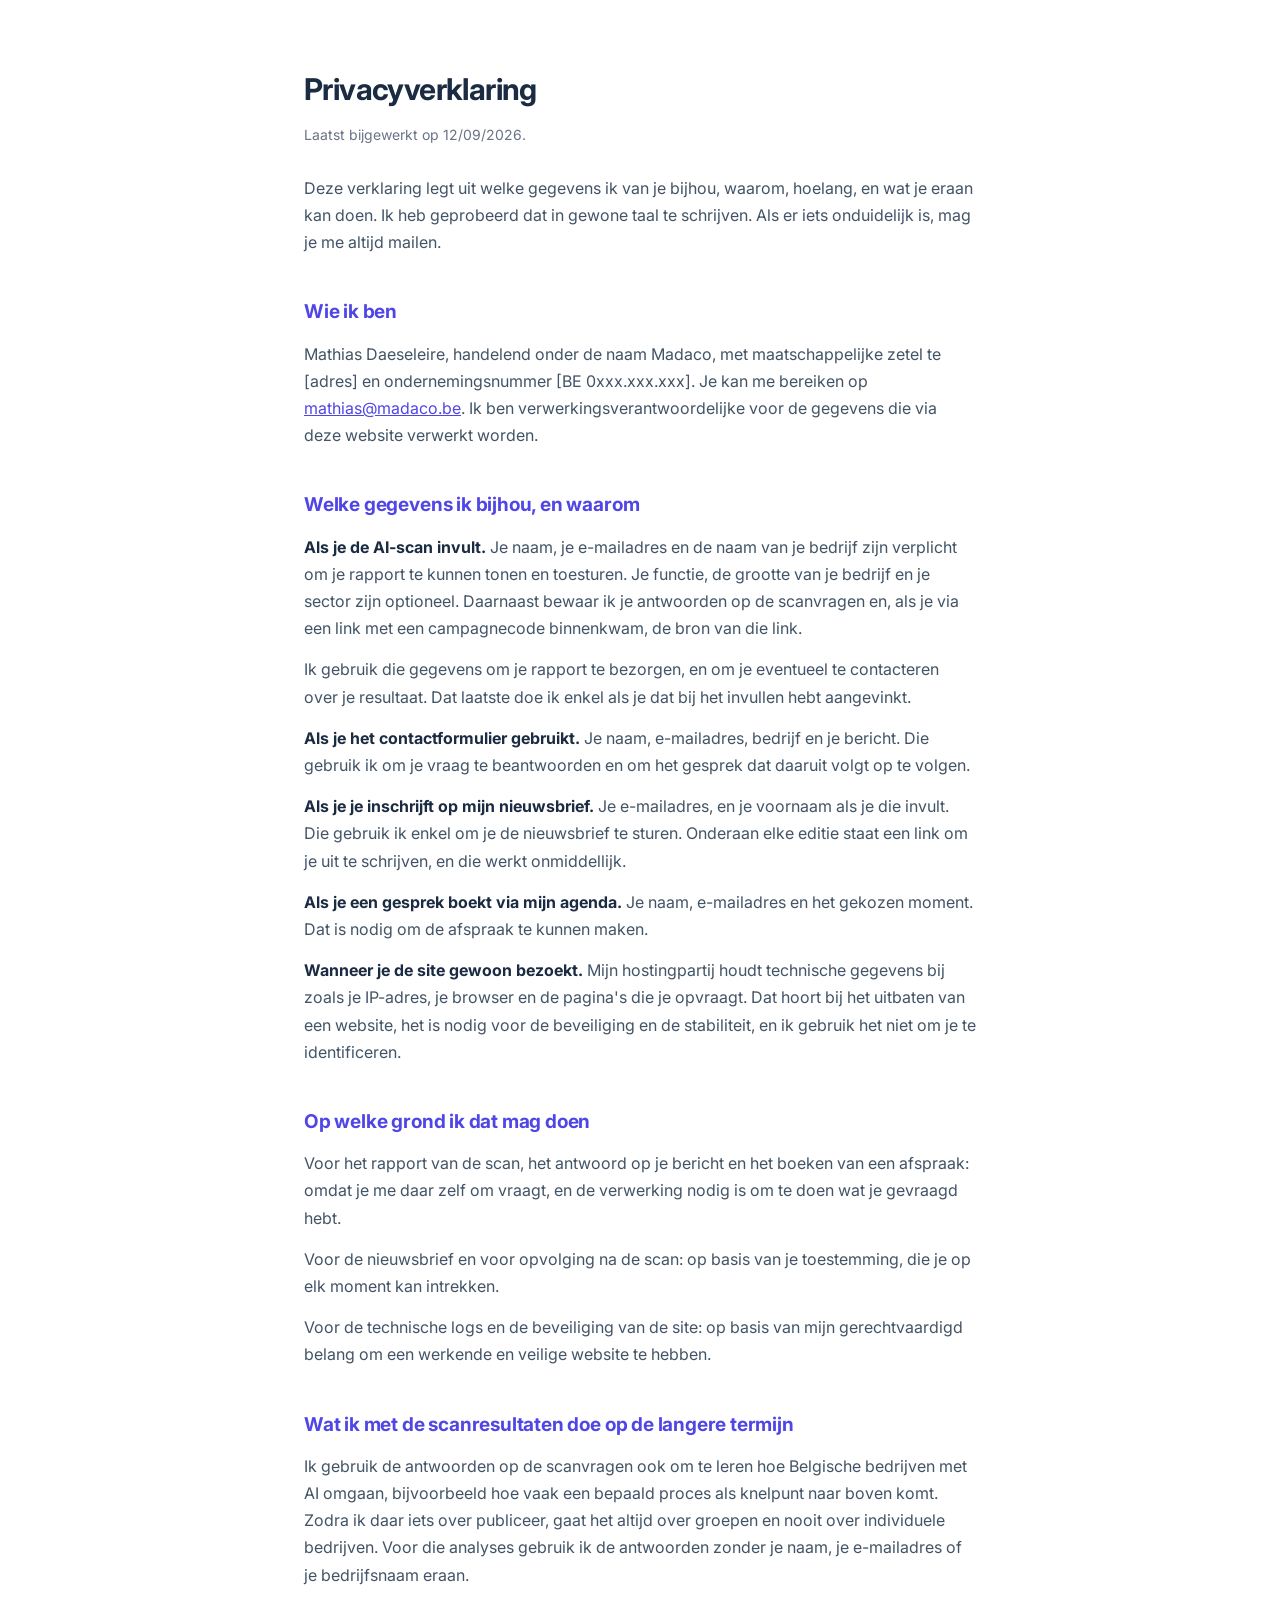
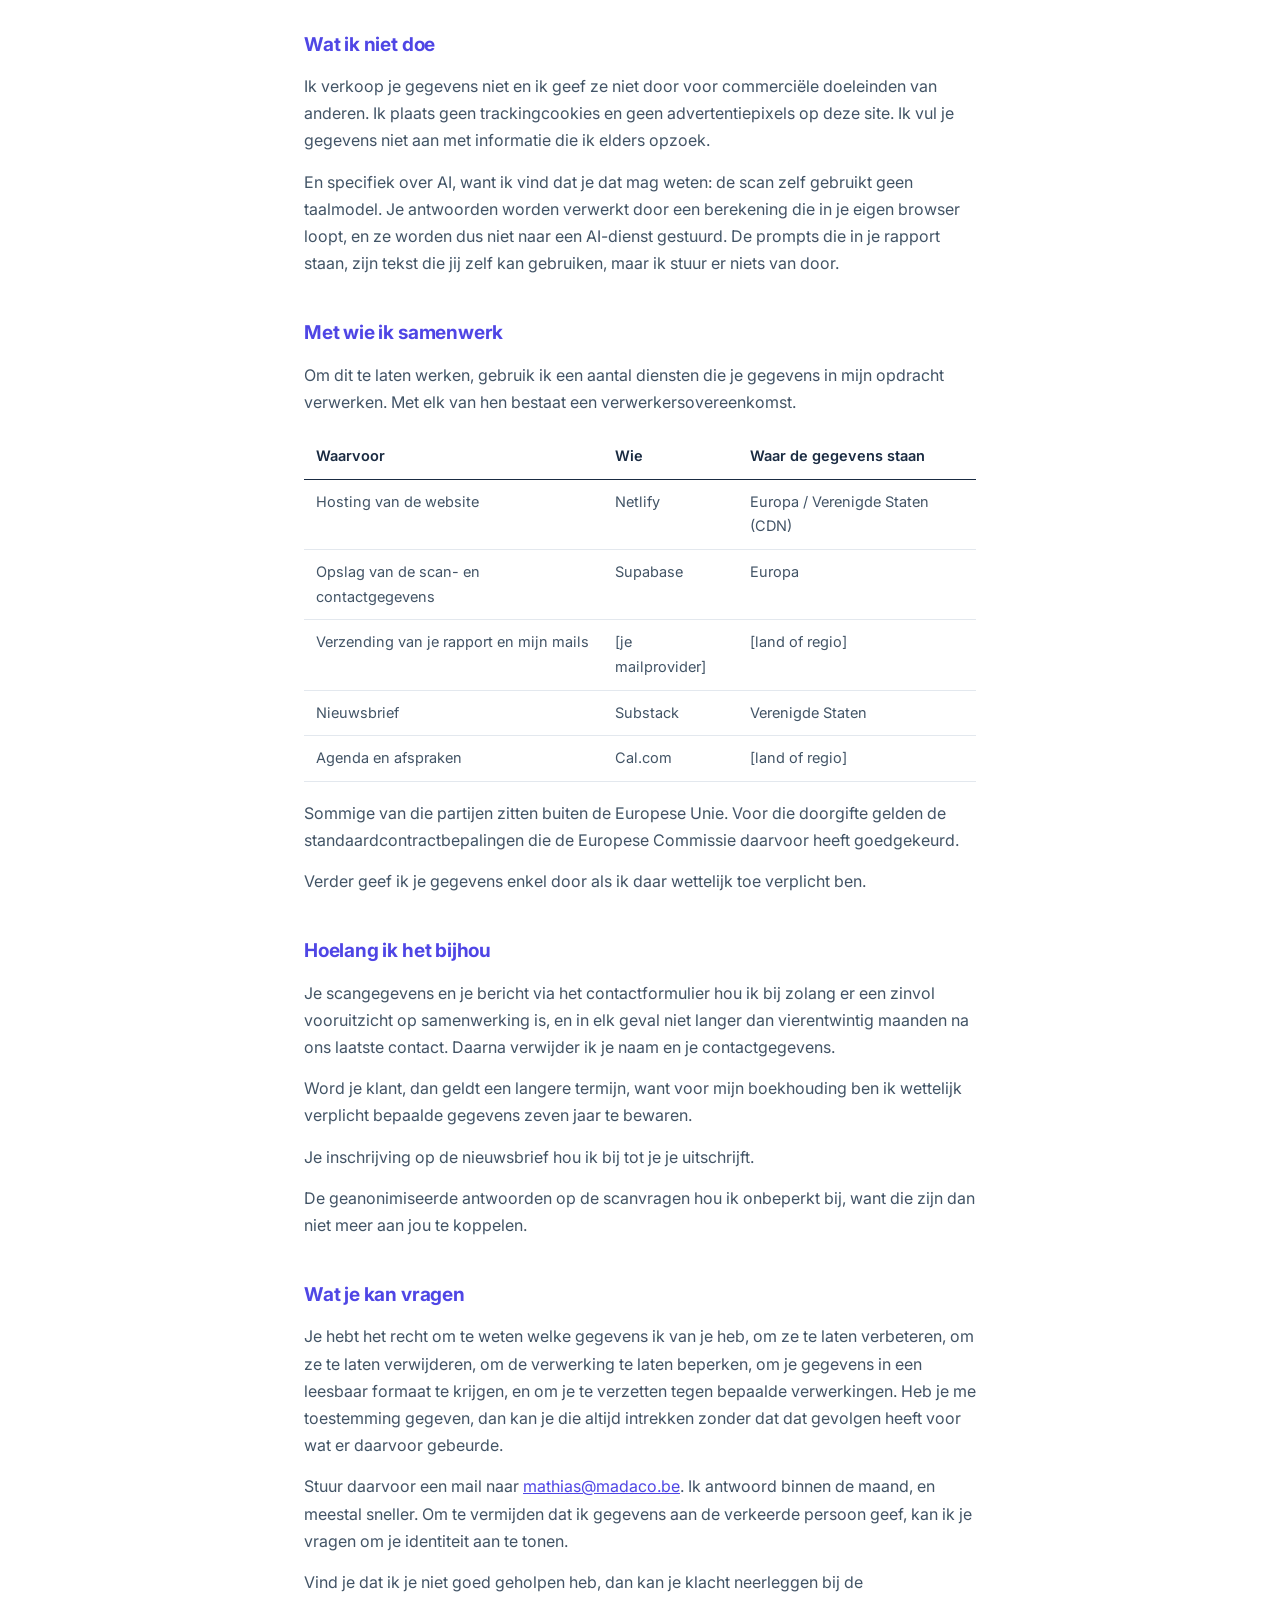
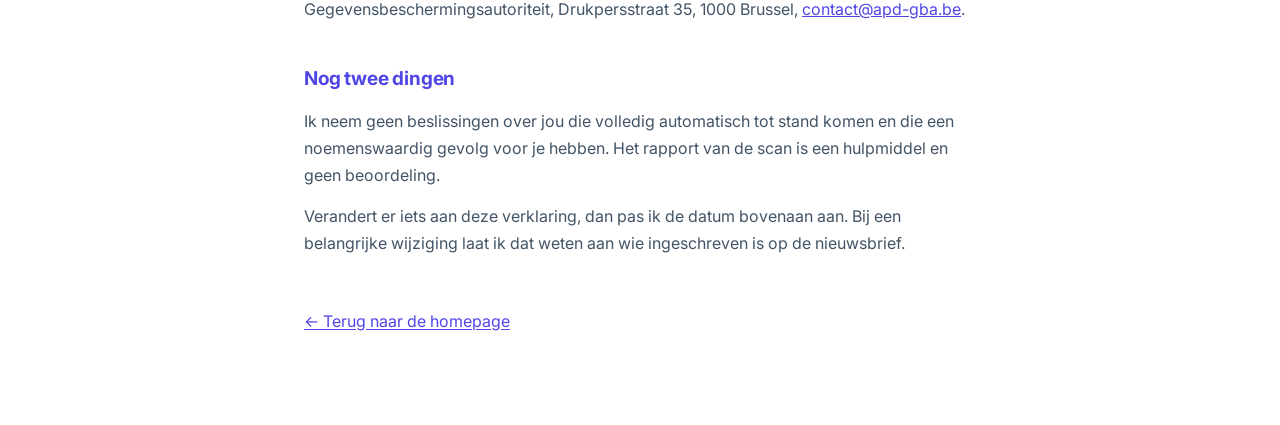
<file: privacy/index.html>
<!DOCTYPE html>
<html lang="nl">
<head>
<meta charset="utf-8">
<meta name="viewport" content="width=device-width,initial-scale=1">
<title>Privacyverklaring — Mathias Daeseleire</title>
<meta name="robots" content="noindex">
<link href="https://fonts.googleapis.com/css2?family=Inter:wght@400;450;500;600;700&display=swap" rel="stylesheet">
<style>
  :root{
    --indigo:#4F46E5;--text:#1A2B42;--mute:#425466;--dim:#697386;--line:#E3E8EE;
  }
  *{box-sizing:border-box;}
  body{margin:0;background:#fff;color:var(--mute);font-family:Inter,ui-sans-serif,system-ui,sans-serif;font-size:16px;line-height:1.7;}
  .wrap{max-width:720px;margin:0 auto;padding:64px 24px 90px;}
  h1{color:var(--text);font-size:30px;letter-spacing:-0.02em;margin:0 0 8px;}
  h2{color:var(--indigo);font-size:19px;margin:40px 0 12px;letter-spacing:-0.01em;}
  p{margin:0 0 14px;}
  .updated{color:var(--dim);font-size:14px;margin-bottom:28px;}
  table{width:100%;border-collapse:collapse;margin:18px 0;font-size:14.5px;}
  th,td{text-align:left;padding:10px 12px;border-bottom:1px solid var(--line);vertical-align:top;}
  th{color:var(--text);font-weight:600;border-bottom:1px solid var(--text);}
  a{color:var(--indigo);}
  .back{display:inline-block;margin-top:36px;color:var(--indigo);text-decoration:underline;text-underline-offset:2px;}
  strong{color:var(--text);}
</style>
</head>
<body>
<div class="wrap">
  <h1>Privacyverklaring</h1>
  <p class="updated">Laatst bijgewerkt op 12/09/2026.</p>

  <p>Deze verklaring legt uit welke gegevens ik van je bijhou, waarom, hoelang, en wat je eraan kan doen. Ik heb geprobeerd dat in gewone taal te schrijven. Als er iets onduidelijk is, mag je me altijd mailen.</p>

  <h2>Wie ik ben</h2>
  <p>Mathias Daeseleire, handelend onder de naam Madaco, met maatschappelijke zetel te [adres] en ondernemingsnummer [BE 0xxx.xxx.xxx]. Je kan me bereiken op <a href="mailto:mathias@madaco.be">mathias@madaco.be</a>. Ik ben verwerkingsverantwoordelijke voor de gegevens die via deze website verwerkt worden.</p>

  <h2>Welke gegevens ik bijhou, en waarom</h2>
  <p><strong>Als je de AI-scan invult.</strong> Je naam, je e-mailadres en de naam van je bedrijf zijn verplicht om je rapport te kunnen tonen en toesturen. Je functie, de grootte van je bedrijf en je sector zijn optioneel. Daarnaast bewaar ik je antwoorden op de scanvragen en, als je via een link met een campagnecode binnenkwam, de bron van die link.</p>
  <p>Ik gebruik die gegevens om je rapport te bezorgen, en om je eventueel te contacteren over je resultaat. Dat laatste doe ik enkel als je dat bij het invullen hebt aangevinkt.</p>
  <p><strong>Als je het contactformulier gebruikt.</strong> Je naam, e-mailadres, bedrijf en je bericht. Die gebruik ik om je vraag te beantwoorden en om het gesprek dat daaruit volgt op te volgen.</p>
  <p><strong>Als je je inschrijft op mijn nieuwsbrief.</strong> Je e-mailadres, en je voornaam als je die invult. Die gebruik ik enkel om je de nieuwsbrief te sturen. Onderaan elke editie staat een link om je uit te schrijven, en die werkt onmiddellijk.</p>
  <p><strong>Als je een gesprek boekt via mijn agenda.</strong> Je naam, e-mailadres en het gekozen moment. Dat is nodig om de afspraak te kunnen maken.</p>
  <p><strong>Wanneer je de site gewoon bezoekt.</strong> Mijn hostingpartij houdt technische gegevens bij zoals je IP-adres, je browser en de pagina's die je opvraagt. Dat hoort bij het uitbaten van een website, het is nodig voor de beveiliging en de stabiliteit, en ik gebruik het niet om je te identificeren.</p>

  <h2>Op welke grond ik dat mag doen</h2>
  <p>Voor het rapport van de scan, het antwoord op je bericht en het boeken van een afspraak: omdat je me daar zelf om vraagt, en de verwerking nodig is om te doen wat je gevraagd hebt.</p>
  <p>Voor de nieuwsbrief en voor opvolging na de scan: op basis van je toestemming, die je op elk moment kan intrekken.</p>
  <p>Voor de technische logs en de beveiliging van de site: op basis van mijn gerechtvaardigd belang om een werkende en veilige website te hebben.</p>

  <h2>Wat ik met de scanresultaten doe op de langere termijn</h2>
  <p>Ik gebruik de antwoorden op de scanvragen ook om te leren hoe Belgische bedrijven met AI omgaan, bijvoorbeeld hoe vaak een bepaald proces als knelpunt naar boven komt. Zodra ik daar iets over publiceer, gaat het altijd over groepen en nooit over individuele bedrijven. Voor die analyses gebruik ik de antwoorden zonder je naam, je e-mailadres of je bedrijfsnaam eraan.</p>

  <h2>Wat ik niet doe</h2>
  <p>Ik verkoop je gegevens niet en ik geef ze niet door voor commerciële doeleinden van anderen. Ik plaats geen trackingcookies en geen advertentiepixels op deze site. Ik vul je gegevens niet aan met informatie die ik elders opzoek.</p>
  <p>En specifiek over AI, want ik vind dat je dat mag weten: de scan zelf gebruikt geen taalmodel. Je antwoorden worden verwerkt door een berekening die in je eigen browser loopt, en ze worden dus niet naar een AI-dienst gestuurd. De prompts die in je rapport staan, zijn tekst die jij zelf kan gebruiken, maar ik stuur er niets van door.</p>

  <h2>Met wie ik samenwerk</h2>
  <p>Om dit te laten werken, gebruik ik een aantal diensten die je gegevens in mijn opdracht verwerken. Met elk van hen bestaat een verwerkersovereenkomst.</p>
  <table>
    <tr><th>Waarvoor</th><th>Wie</th><th>Waar de gegevens staan</th></tr>
    <tr><td>Hosting van de website</td><td>Netlify</td><td>Europa / Verenigde Staten (CDN)</td></tr>
    <tr><td>Opslag van de scan- en contactgegevens</td><td>Supabase</td><td>Europa</td></tr>
    <tr><td>Verzending van je rapport en mijn mails</td><td>[je mailprovider]</td><td>[land of regio]</td></tr>
    <tr><td>Nieuwsbrief</td><td>Substack</td><td>Verenigde Staten</td></tr>
    <tr><td>Agenda en afspraken</td><td>Cal.com</td><td>[land of regio]</td></tr>
  </table>
  <p>Sommige van die partijen zitten buiten de Europese Unie. Voor die doorgifte gelden de standaardcontractbepalingen die de Europese Commissie daarvoor heeft goedgekeurd.</p>
  <p>Verder geef ik je gegevens enkel door als ik daar wettelijk toe verplicht ben.</p>

  <h2>Hoelang ik het bijhou</h2>
  <p>Je scangegevens en je bericht via het contactformulier hou ik bij zolang er een zinvol vooruitzicht op samenwerking is, en in elk geval niet langer dan vierentwintig maanden na ons laatste contact. Daarna verwijder ik je naam en je contactgegevens.</p>
  <p>Word je klant, dan geldt een langere termijn, want voor mijn boekhouding ben ik wettelijk verplicht bepaalde gegevens zeven jaar te bewaren.</p>
  <p>Je inschrijving op de nieuwsbrief hou ik bij tot je je uitschrijft.</p>
  <p>De geanonimiseerde antwoorden op de scanvragen hou ik onbeperkt bij, want die zijn dan niet meer aan jou te koppelen.</p>

  <h2>Wat je kan vragen</h2>
  <p>Je hebt het recht om te weten welke gegevens ik van je heb, om ze te laten verbeteren, om ze te laten verwijderen, om de verwerking te laten beperken, om je gegevens in een leesbaar formaat te krijgen, en om je te verzetten tegen bepaalde verwerkingen. Heb je me toestemming gegeven, dan kan je die altijd intrekken zonder dat dat gevolgen heeft voor wat er daarvoor gebeurde.</p>
  <p>Stuur daarvoor een mail naar <a href="mailto:mathias@madaco.be">mathias@madaco.be</a>. Ik antwoord binnen de maand, en meestal sneller. Om te vermijden dat ik gegevens aan de verkeerde persoon geef, kan ik je vragen om je identiteit aan te tonen.</p>
  <p>Vind je dat ik je niet goed geholpen heb, dan kan je klacht neerleggen bij de Gegevensbeschermingsautoriteit, Drukpersstraat 35, 1000 Brussel, <a href="mailto:contact@apd-gba.be">contact@apd-gba.be</a>.</p>

  <h2>Nog twee dingen</h2>
  <p>Ik neem geen beslissingen over jou die volledig automatisch tot stand komen en die een noemenswaardig gevolg voor je hebben. Het rapport van de scan is een hulpmiddel en geen beoordeling.</p>
  <p>Verandert er iets aan deze verklaring, dan pas ik de datum bovenaan aan. Bij een belangrijke wijziging laat ik dat weten aan wie ingeschreven is op de nieuwsbrief.</p>

  <a class="back" href="../">&larr; Terug naar de homepage</a>
</div>
</body>
</html>
</file>
<file: assets/css/style.css>
/* ==========================================================================
   madaco.be — designsysteem
   1:1 nagebouwd op de kleurtokens en componenten van de live Base44-site
   (periwinkle accent op een warmneutrale ondergrond, marineblauwe hero-band).
   ========================================================================== */

:root{
  /* ---- exacte tokens van de live site (HSL → hex) ---- */
  --background:#f6f5f3;
  --foreground:#0c0c0e;
  --card:#ffffff;
  --card-foreground:#0c0c0e;
  --primary:#807cf4;
  --primary-foreground:#ffffff;
  --secondary:#7068cf;
  --muted:#edebe8;
  --muted-foreground:#5d5d65;
  --border:#dfdcd8;

  /* ---- marineblauwe hero-gradient (rechtstreeks gemeten, klopt exact) ---- */
  --navy-1:#0B2239;
  --navy-2:#16325C;
  --navy-3:#2E3E82;
  --soft:#A9AAF5;   /* lichte periwinkle accenttint op de navy-band */

  /* ---- legacy-aliassen, zodat bestaande regels hieronder correct blijven ---- */
  --bg:var(--background);
  --panel:var(--card);
  --text:var(--foreground);
  --text-mute:var(--muted-foreground);
  --text-dim:#8a8a90;
  --line:var(--border);
  --indigo:var(--primary);
  --indigo-dark:var(--secondary);
  --indigo-light:var(--muted);
  --indigo-soft:var(--soft);

  --radius-s:10px;
  --radius-m:14px;
  --radius-l:18px;

  --max:1152px;
  --header-h:104px;
  color-scheme:light;
}

*,*::before,*::after{box-sizing:border-box;}
html{scroll-behavior:smooth;}
body{
  margin:0;
  background:var(--background);
  color:var(--foreground);
  font-family:Inter,ui-sans-serif,system-ui,-apple-system,"Segoe UI",sans-serif;
  font-size:16px;
  line-height:1.6;
  -webkit-font-smoothing:antialiased;
}
img{max-width:100%;display:block;}
a{color:inherit;text-decoration:none;}
ul{margin:0;padding:0;list-style:none;}
p{margin:0;}
h1,h2,h3,h4{margin:0;font-weight:800;letter-spacing:-0.02em;}
.wrap{max-width:var(--max);margin:0 auto;padding:0 24px;}

/* elke sectie-anker moet onder de fixed header uitkomen */
#aanbod,#over,#nieuwsbrief,#contact,#herkenning{scroll-margin-top:var(--header-h);}

/* ---- knoppen ---- */
.btn{
  display:inline-flex;align-items:center;gap:8px;
  padding:14px 28px;
  border-radius:9999px;
  font-weight:600;font-size:14px;
  border:1px solid transparent;
  cursor:pointer;
  transition:transform .15s ease, background .15s ease, opacity .15s ease;
  white-space:nowrap;
}
.btn svg{width:16px;height:16px;transition:transform .15s ease;}
.btn:hover svg{transform:translateX(3px);}
.btn-p{background:#fff;color:var(--navy-1);}
.btn-p:hover{background:rgba(255,255,255,.9);}
/* witte pil-knop op een periwinkle achtergrond (intake, contact) */
.btn-onprimary{background:#fff;color:var(--secondary);text-transform:uppercase;letter-spacing:.35px;}
.btn-onprimary:hover{background:rgba(255,255,255,.9);}

/* plain onderlijnde tekstlink (hero secundaire actie) */
.link-plain{
  font-size:14px;font-weight:600;color:#B6C2D4;
  text-decoration:underline;text-decoration-color:rgba(169,170,245,.6);
  text-decoration-thickness:2px;text-underline-offset:8px;
  transition:text-decoration-color .15s ease;
}
.link-plain:hover{text-decoration-color:var(--soft);}

/* kleine pijl-link (inspiratie-tegels) */
.link-arrow{
  display:inline-flex;align-items:center;gap:8px;
  margin-top:20px;font-size:14px;font-weight:600;color:var(--primary);
}
.link-arrow svg{width:16px;height:16px;transition:transform .2s ease;}
.werk__item:hover .link-arrow svg{transform:translateX(3px);}

/* ---- squircle iconen ---- */
.ico{width:20px;height:20px;stroke:currentColor;fill:none;stroke-width:2;stroke-linecap:round;stroke-linejoin:round;}

/* ---- header (fixed, transparant boven de hero, blur na scroll) ---- */
header.site{
  position:fixed;top:0;left:0;right:0;z-index:50;
  background:transparent;
  transition:background-color .3s ease;
}
header.site.scrolled{
  background:rgba(246,245,243,.9);
  -webkit-backdrop-filter:blur(10px);backdrop-filter:blur(10px);
  border-bottom:1px solid var(--border);
}

/* ---- ticker (bovenste balk, altijd periwinkle) ---- */
.ticker{
  background:var(--primary);
  height:40px;
  display:flex;align-items:center;
  overflow:hidden;
}
.ticker__track{
  flex:1 1 auto;min-width:0;overflow:hidden;
  display:flex;white-space:nowrap;
}
.ticker__track .row{display:inline-flex;flex-shrink:0;animation:tick 28s linear infinite;}
.ticker__track span.item{
  display:inline-flex;align-items:center;white-space:nowrap;
  font-size:11px;font-weight:600;letter-spacing:.12em;text-transform:uppercase;color:#fff;
}
.ticker__track span.item b{padding:0 16px;font-weight:600;}
.ticker__track span.item i{width:4px;height:4px;border-radius:50%;background:rgba(255,255,255,.5);flex:none;}
@keyframes tick{from{transform:translateX(0);}to{transform:translateX(-50%);}}
@media (prefers-reduced-motion:reduce){.ticker__track .row{animation:none;}}
.ticker__cta{
  margin-left:16px;flex:none;display:inline-flex;align-items:center;gap:6px;
  background:#fff;color:var(--primary);border-radius:9999px;
  padding:6px 16px;font-size:12px;font-weight:700;white-space:nowrap;
}
.ticker__cta svg{width:14px;height:14px;}
.ticker__cta:hover{background:rgba(255,255,255,.9);}
@media (max-width:640px){.ticker__cta span{display:none;}}

/* ---- nav ---- */
.nav{
  display:flex;align-items:center;justify-content:space-between;
  height:64px;
  padding:0 24px;max-width:var(--max);margin:0 auto;
}
.brand{display:flex;align-items:center;gap:8px;font-weight:800;font-size:16px;letter-spacing:-0.02em;color:#fff;transition:color .3s ease;}
header.site.scrolled .brand{color:var(--foreground);}
.brand i{width:8px;height:8px;border-radius:50%;background:var(--primary);}
.navlinks{display:flex;align-items:center;gap:32px;font-size:14px;font-weight:500;}
.navlinks a{color:rgba(255,255,255,.8);transition:color .3s ease;}
header.site.scrolled .navlinks a{color:rgba(12,12,14,.7);}
.navlinks a:hover{color:#fff;}
header.site.scrolled .navlinks a:hover{color:var(--secondary);}
.navlinks a.navcta{color:#fff;background:var(--primary);border-radius:9999px;padding:10px 20px;font-weight:600;}
.navlinks a.navcta:hover{background:var(--secondary);color:#fff;}
.navtoggle{display:none;background:none;border:0;color:#fff;cursor:pointer;padding:6px;transition:color .3s ease;}
header.site.scrolled .navtoggle{color:var(--foreground);}
.navtoggle svg{width:22px;height:22px;}
.navpanel{display:none;}
@media (max-width:860px){
  .navlinks{display:none;}
  .navtoggle{display:inline-flex;}
  .navpanel{
    display:none;flex-direction:column;gap:4px;
    background:var(--background);color:var(--foreground);
    padding:18px 24px 28px;
    border-top:1px solid var(--border);
  }
  .navpanel.open{display:flex;}
  .navpanel a{padding:14px 4px;font-size:18px;font-weight:600;color:var(--foreground);border-bottom:1px solid var(--border);}
  .navpanel a.btn{
    margin-top:14px;border-bottom:none;background:var(--primary);color:#fff;
    justify-content:center;font-size:15px;padding:14px 26px;
  }
}

/* ---- hero ---- */
.hero{
  background:linear-gradient(158deg,var(--navy-1) 0%,var(--navy-2) 54%,var(--navy-3) 100%);
  color:#fff;
  position:relative;
  overflow:hidden;
}
.hero::before{
  content:"";position:absolute;inset:0;opacity:.55;
  background-image:
    linear-gradient(rgba(255,255,255,.043) 1px, transparent 1px),
    linear-gradient(90deg, rgba(255,255,255,.043) 1px, transparent 1px);
  background-size:56px 56px;
  pointer-events:none;
}
.hero__grid{
  position:relative;z-index:1;
  display:grid;grid-template-columns:1.1fr .9fr;gap:56px;align-items:center;
  padding:144px 24px 80px;max-width:var(--max);margin:0 auto;
}
@media (min-width:1024px){.hero__grid{padding:192px 24px 112px;}}
@media (max-width:900px){
  .hero__grid{grid-template-columns:1fr;gap:36px;}
}
.eyebrow{
  display:inline-flex;align-items:center;gap:8px;
  padding:6px 14px;border-radius:9999px;
  border:1px solid rgba(169,170,245,.32);
  font-size:12px;font-weight:600;letter-spacing:.06em;text-transform:uppercase;
  color:var(--soft);
}
.eyebrow i{width:6px;height:6px;border-radius:50%;background:var(--soft);}
.hero h1{margin-top:28px;font-size:clamp(32px,5vw,68px);line-height:1.02;color:#fff;font-weight:800;}
.hero h1 em{font-style:normal;color:var(--soft);}
.hero p.lead{
  margin-top:28px;font-size:18px;line-height:1.65;
  color:#B6C2D4;max-width:34ch;
}
.hero .actions{margin-top:36px;display:flex;flex-wrap:wrap;align-items:center;gap:24px;}
.hero__portrait{
  position:relative;border-radius:22px;overflow:hidden;
  aspect-ratio:4/5;
  background:linear-gradient(180deg,rgba(169,170,245,.25),rgba(11,34,57,.4));
  border:1px solid rgba(255,255,255,.15);
}
.hero__portrait img{width:100%;height:100%;object-fit:cover;}
.hero__portrait .ph-note{
  position:absolute;inset:0;display:flex;align-items:center;justify-content:center;
  text-align:center;padding:24px;font-size:13.5px;color:#B9C2DA;
}

/* ---- generieke secties ---- */
section{padding:96px 0;}
@media (min-width:1024px){section{padding:128px 0;}}
.section-head{max-width:640px;margin:0 0 44px;}
.eyebrow-b{
  display:inline-flex;align-items:center;gap:8px;
  color:var(--primary);font-weight:700;font-size:13px;letter-spacing:.04em;text-transform:uppercase;
  margin-bottom:14px;
}
.section-head h2{font-size:clamp(28px,4vw,40px);color:var(--foreground);font-weight:800;letter-spacing:-0.02em;line-height:1.02;}
.section-head p{margin-top:16px;font-size:18px;line-height:1.6;color:var(--muted-foreground);max-width:38ch;}
.bg-panel{background:var(--card);}

/* ---- herkenning: iconen + losse kaarten, zoals live ---- */
#herkenning .section-head{max-width:820px;}
#herkenning .section-head h2{
  font-size:clamp(36px,6vw,60px);font-weight:800;color:#0C0C0E;
  letter-spacing:-0.02em;line-height:.98;
}
.recog{display:grid;grid-template-columns:1fr 1fr;gap:0;margin-top:56px;}
.recog__col{display:flex;flex-direction:column;}
.recog__col:first-child{padding-right:56px;}
.recog__col + .recog__col{border-left:1px solid var(--border);padding-left:56px;}
.recog__icon{
  width:44px;height:44px;border-radius:12px;flex:none;
  background:var(--primary);color:#fff;
  display:flex;align-items:center;justify-content:center;
}
.recog__icon svg{width:20px;height:20px;}
.recog__label{margin-top:16px;font-size:14px;font-weight:700;color:var(--muted-foreground);}
.recog__items{margin-top:16px;display:flex;flex-direction:column;gap:16px;}
.recog__item{
  border:1px solid var(--border);border-radius:12px;background:var(--card);
  padding:20px;box-shadow:0 1px 2px rgba(26,26,26,.05);
}
.recog__item p{margin:0;color:rgba(12,12,14,.85);font-size:15px;line-height:1.6;}
@media (max-width:900px){
  .recog{grid-template-columns:1fr;gap:40px;}
  .recog__col:first-child{padding-right:0;}
  .recog__col + .recog__col{border-left:none;padding-left:0;border-top:1px solid var(--border);padding-top:40px;}
}
.recog__closer{
  position:relative;overflow:hidden;
  margin-top:64px;border-radius:18px;padding:48px 32px;
  background:linear-gradient(158deg,var(--navy-1) 0%,var(--navy-2) 54%,var(--navy-3) 100%);
}
@media (min-width:1024px){.recog__closer{padding:64px 56px;}}
.recog__closer::before{
  content:"";position:absolute;inset:0;opacity:.55;
  background-image:linear-gradient(rgba(255,255,255,.043) 1px,transparent 1px),linear-gradient(90deg,rgba(255,255,255,.043) 1px,transparent 1px);
  background-size:56px 56px;
}
.recog__closer-grid{position:relative;display:grid;grid-template-columns:1fr 1fr;gap:40px;}
@media (max-width:760px){.recog__closer-grid{grid-template-columns:1fr;gap:28px;}}
.recog__closer h3{font-size:clamp(22px,3vw,28px);font-weight:800;color:#fff;letter-spacing:-0.02em;line-height:1.15;}
.recog__closer p{margin-top:14px;font-size:17px;line-height:1.6;color:#B6C2D4;}

/* ---- stappen: accordeon, zoals op de live site ---- */
.steps{border-top:1px solid var(--border);}
.step{border-bottom:1px solid var(--border);}
.step__row{
  display:flex;align-items:center;gap:16px;width:100%;
  background:none;border:0;padding:22px 0;margin:0;
  font:inherit;text-align:left;color:inherit;cursor:pointer;
}
.step__num{color:var(--primary);font-weight:700;font-size:16px;flex:none;width:22px;}
.step__title{font-weight:700;font-size:18.5px;color:var(--foreground);}
.step__label{
  font-size:11.5px;font-weight:700;letter-spacing:.03em;text-transform:uppercase;
  color:var(--primary);background:#fff;border:1px solid var(--primary);
  padding:4px 10px;border-radius:9999px;white-space:nowrap;
}
.step__toggle{
  margin-left:auto;flex:none;width:20px;height:20px;position:relative;color:var(--muted-foreground);
}
.step__toggle::before,.step__toggle::after{
  content:"";position:absolute;left:2px;right:2px;top:9px;height:1.5px;background:currentColor;
  transition:transform .2s ease;
}
.step__toggle::after{transform:rotate(90deg);}
.step.open .step__toggle::after{transform:rotate(0deg);}
.step__body{max-height:0;overflow:hidden;transition:max-height .25s ease;}
.step.open .step__body{max-height:600px;}
.step__body p{margin:0;padding:0 34px 24px 38px;color:var(--muted-foreground);font-size:15.5px;line-height:1.65;}
.steps__closer{margin-top:26px;font-size:15px;color:var(--muted-foreground);}

/* ---- inspiratie: kaarten met icoon, zoals live ---- */
.werk{display:grid;grid-template-columns:repeat(2,1fr);gap:24px;}
.werk__item{
  height:100%;display:flex;flex-direction:column;
  border:1px solid var(--border);border-radius:12px;background:var(--card);
  padding:28px;transition:transform .2s ease,border-color .2s ease,box-shadow .2s ease;
}
.werk__item:hover{transform:translateY(-2px);border-color:rgba(128,124,244,.4);box-shadow:0 14px 34px -14px rgba(127,112,255,.35);}
.werk__icon{width:40px;height:40px;border-radius:9999px;background:rgba(128,124,244,.1);display:flex;align-items:center;justify-content:center;}
.werk__icon svg{width:20px;height:20px;color:var(--primary);}
.werk__item .eyebrow-small{margin-top:20px;font-size:12px;font-weight:500;letter-spacing:.04em;text-transform:uppercase;color:var(--muted-foreground);}
.werk__item h4{margin-top:6px;font-size:22px;font-weight:700;color:var(--foreground);letter-spacing:-0.02em;}
.werk__item p{margin-top:12px;color:var(--muted-foreground);font-size:15.5px;line-height:1.6;flex:1;}
@media (max-width:700px){.werk{grid-template-columns:1fr;}}

/* ---- intake-cta: foto + periwinkle paneel, zoals live ---- */
section.intake{padding:0;}
.intake{display:grid;grid-template-columns:1fr 1fr;}
.intake__img{position:relative;min-height:320px;background:linear-gradient(158deg,var(--navy-1) 0%,var(--secondary) 100%);}
@media (min-width:1024px){.intake__img{min-height:560px;}}
.intake__img img{position:absolute;inset:0;width:100%;height:100%;object-fit:cover;}
.intake__panel{background:var(--primary);color:#fff;display:flex;align-items:center;padding:64px 24px;}
@media (min-width:1024px){.intake__panel{padding:96px 64px;}}
.intake__panel h2{font-size:clamp(28px,4vw,44px);font-weight:800;letter-spacing:-0.02em;line-height:1.02;color:#fff;}
.intake__panel > p{margin-top:20px;font-size:18px;line-height:1.6;color:rgba(255,255,255,.8);max-width:420px;}
.intake__list{margin-top:32px;display:flex;flex-direction:column;gap:12px;}
.intake__list li{display:flex;align-items:flex-start;gap:10px;font-size:15px;color:#fff;}
.intake__list svg{margin-top:2px;width:16px;height:16px;flex:none;}
.intake .btn{margin-top:36px;}
@media (max-width:900px){.intake{grid-template-columns:1fr;}}

/* ---- over mij: volle-breedte band, zoals op de live site ---- */
.about-section{background:var(--primary);color:#fff;padding:0;}
.about{display:grid;grid-template-columns:5fr 7fr;gap:56px;align-items:center;}
.about__photo{overflow:hidden;aspect-ratio:4/5;background:rgba(255,255,255,.08);}
.about__photo img{width:100%;height:100%;object-fit:cover;display:block;}
.about .eyebrow-b{color:rgba(255,255,255,.7);}
.about h2{color:#fff;}
.about__body p{margin-bottom:16px;color:rgba(255,255,255,.92);font-size:16px;line-height:1.7;}
.about__body p b,.about__body p strong{color:#fff;}
.about__foot{margin-top:22px;font-size:14.5px;}
.about__foot a{color:#fff;font-weight:600;text-decoration:underline;text-underline-offset:3px;}
@media (max-width:820px){
  .about{grid-template-columns:1fr;gap:0;}
  .about__photo{aspect-ratio:4/5;margin:0 -24px 32px;width:calc(100% + 48px);}
}

/* ---- contact: volle-breedte periwinkle band met glas-kaarten ---- */
#contact{background:var(--primary);color:#fff;}
#contact .eyebrow-b{color:rgba(255,255,255,.6);}
#contact .section-head h2{color:#fff;font-size:clamp(32px,5vw,56px);line-height:.98;}
#contact .section-head p{color:rgba(255,255,255,.8);}
.contact{display:grid;grid-template-columns:1fr 1fr;gap:28px;margin-top:48px;}
.contact__col{
  background:rgba(255,255,255,.06);border:1px solid rgba(255,255,255,.15);
  border-radius:18px;padding:28px;
}
@media (min-width:640px){.contact__col{padding:32px;}}
.contact__col-head{display:flex;align-items:center;gap:12px;}
.contact__col-icon{
  width:40px;height:40px;border-radius:9999px;flex:none;
  background:rgba(255,255,255,.1);display:flex;align-items:center;justify-content:center;
}
.contact__col-icon svg{width:20px;height:20px;color:#fff;}
.contact__col h3{font-size:19px;font-weight:700;color:#fff;margin:0;}
.contact__col .hint{color:rgba(255,255,255,.6);font-size:13.5px;margin-top:2px;}
.cal-embed{margin-top:24px;border-radius:12px;overflow:hidden;background:#fff;height:560px;}
.cal-embed iframe{width:100%;height:100%;border:0;}
@media (max-width:820px){.contact{grid-template-columns:1fr;}}

.f{margin-bottom:16px;}
.f label{display:block;font-size:12px;font-weight:600;letter-spacing:.03em;text-transform:uppercase;color:rgba(255,255,255,.7);margin-bottom:8px;}
.f input,.f select,.f textarea{
  width:100%;padding:13px 14px;border:1px solid rgba(255,255,255,.35);border-radius:var(--radius-s);
  font:inherit;font-size:14px;color:#fff;background:rgba(255,255,255,.15);
}
.f input::placeholder,.f textarea::placeholder{color:rgba(255,255,255,.55);}
.f select option{background:#fff;color:var(--foreground);}
.f textarea{resize:vertical;min-height:100px;}
.f input:focus,.f select:focus,.f textarea:focus{outline:none;border-color:rgba(255,255,255,.8);background:rgba(255,255,255,.2);}
.f-row{display:grid;grid-template-columns:1fr 1fr;gap:20px;}
@media (max-width:480px){.f-row{grid-template-columns:1fr;}}

.err{color:#FFD9D9;font-size:13.5px;margin-top:8px;}
.err.hidden{display:none;}
.note{font-size:13.5px;color:rgba(255,255,255,.5);}

/* ---- footer: donkere band, zoals op de live site ---- */
footer.site{
  background:var(--foreground);color:rgba(255,255,255,.6);
  padding:64px 0 0;
}
.footgrid{display:flex;flex-wrap:wrap;justify-content:space-between;gap:40px;}
.footbrand{max-width:340px;}
.footbrand .brand{color:#fff;}
.footbrand p{margin-top:12px;font-size:14px;color:rgba(255,255,255,.6);}
.footcols{display:flex;gap:56px;flex-wrap:wrap;}
.footlinks{display:flex;flex-direction:column;gap:10px;font-size:14px;}
.footlinks a{color:rgba(255,255,255,.6);}
.footlinks a:hover{color:#fff;}
.footlegal{
  margin-top:48px;padding:24px 0;border-top:1px solid rgba(255,255,255,.15);
  display:flex;flex-wrap:wrap;justify-content:space-between;gap:8px 18px;
  font-size:12px;color:rgba(255,255,255,.4);
}
.footlegal a{text-decoration:underline;text-underline-offset:2px;color:rgba(255,255,255,.4);}
.footlegal2{
  padding-bottom:24px;display:flex;flex-wrap:wrap;gap:6px 14px;align-items:center;
  font-size:11.5px;color:rgba(255,255,255,.3);
}
.footlegal2 a{text-decoration:underline;text-underline-offset:2px;color:rgba(255,255,255,.3);}
@media (max-width:760px){.footcols{gap:40px;}}

.noprint{}
@media print{.noprint{display:none;}}
</file>
